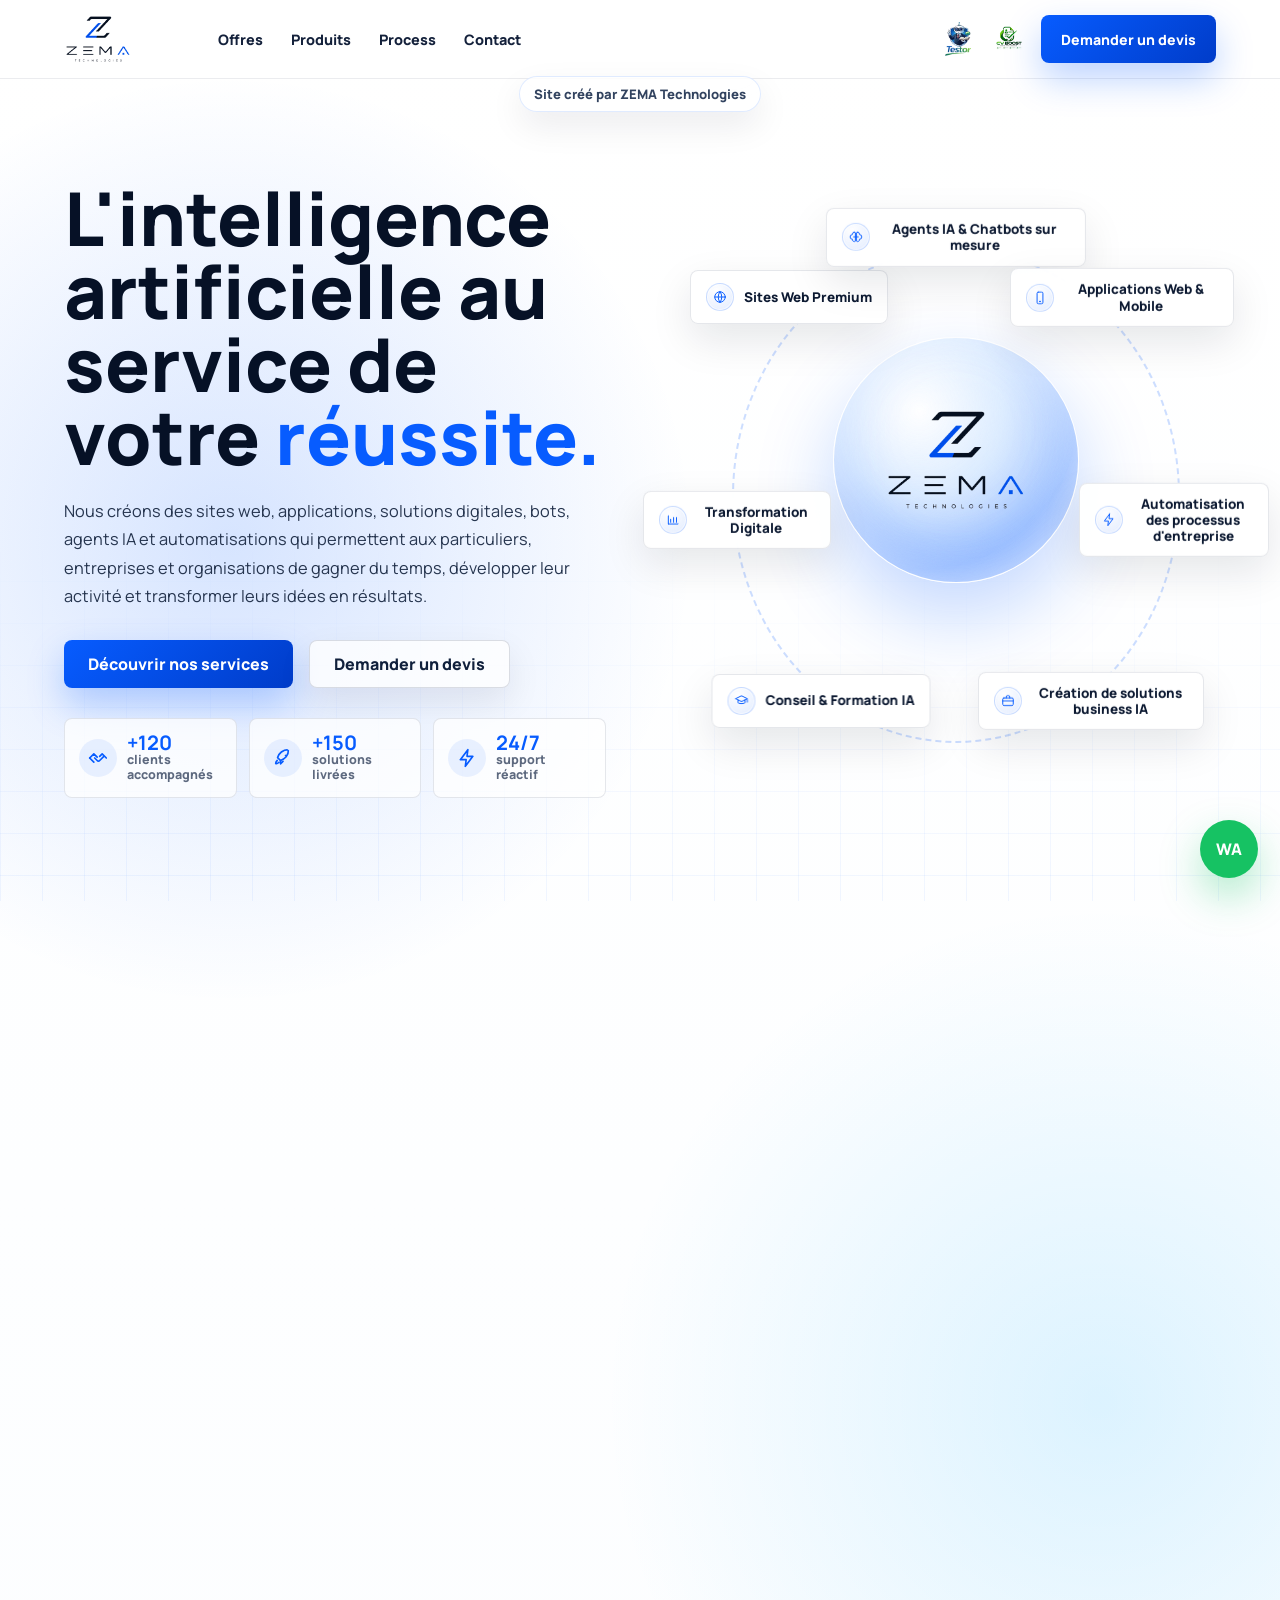
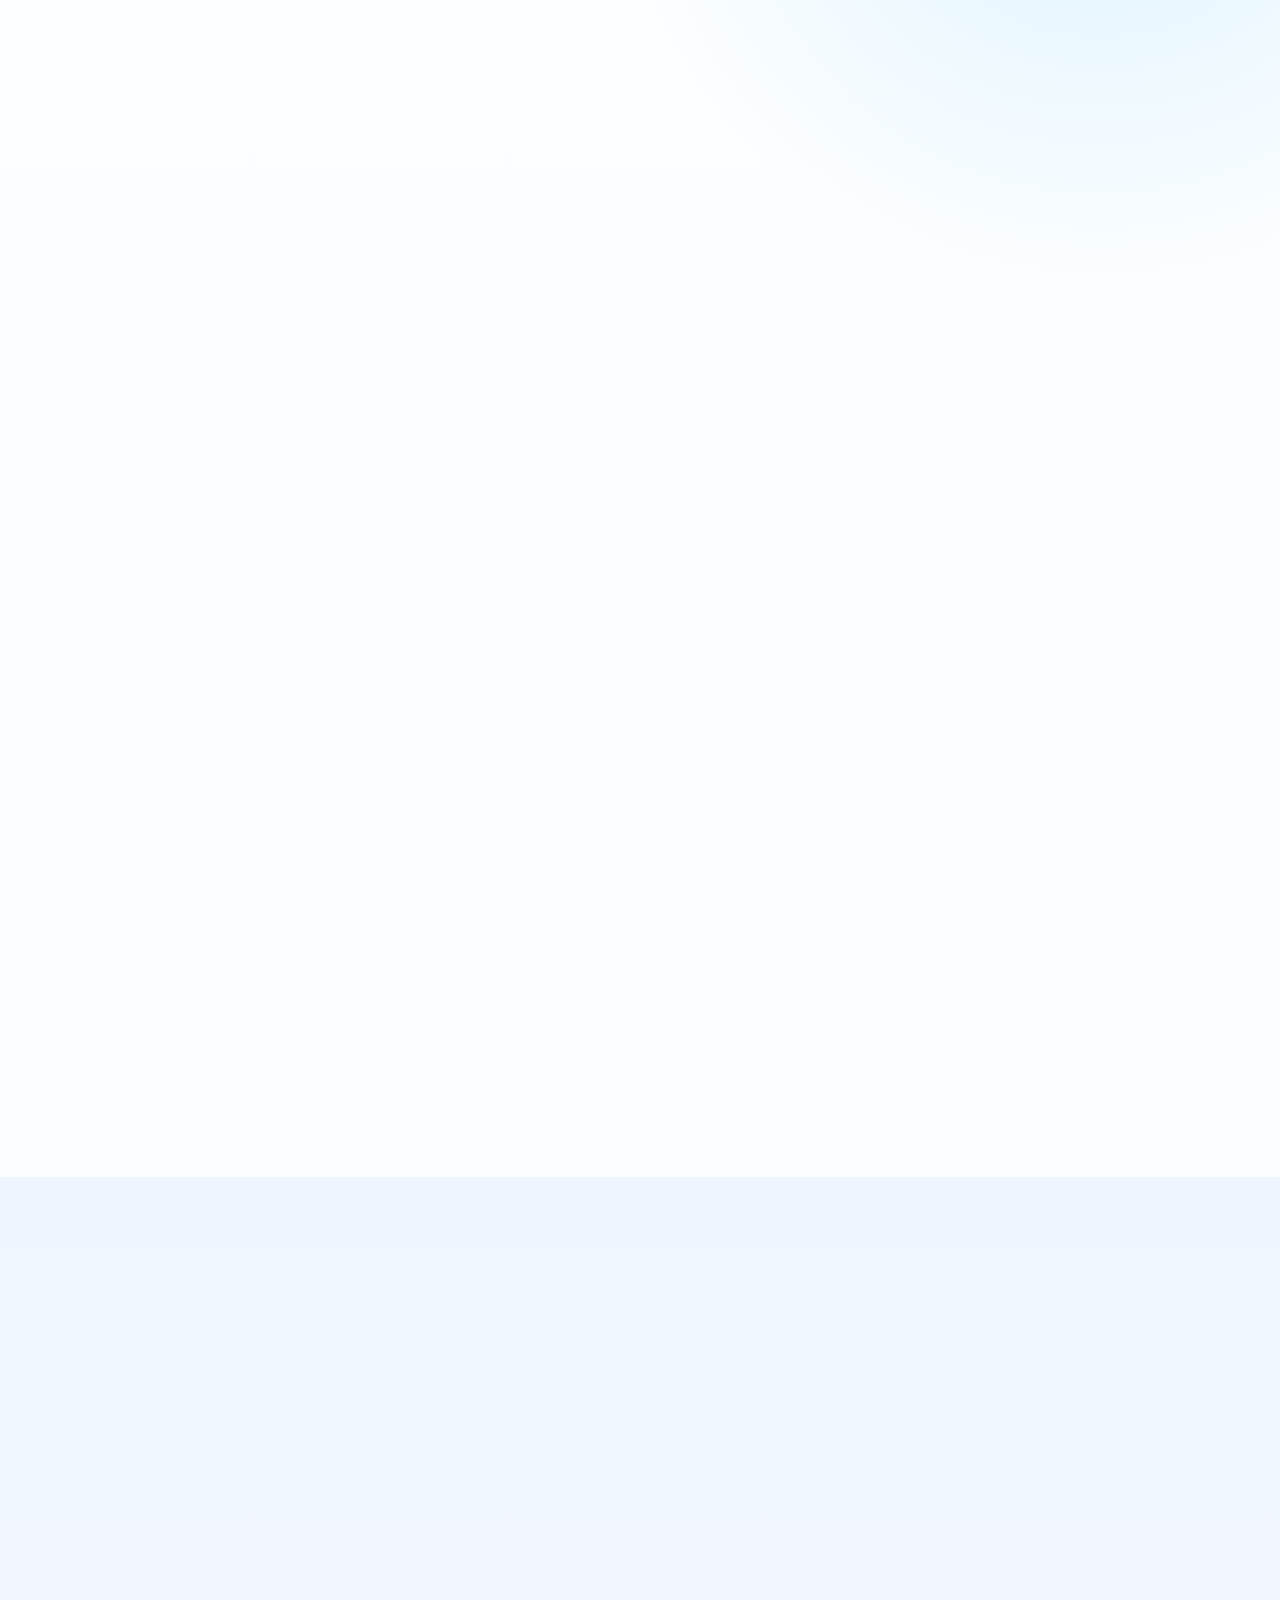
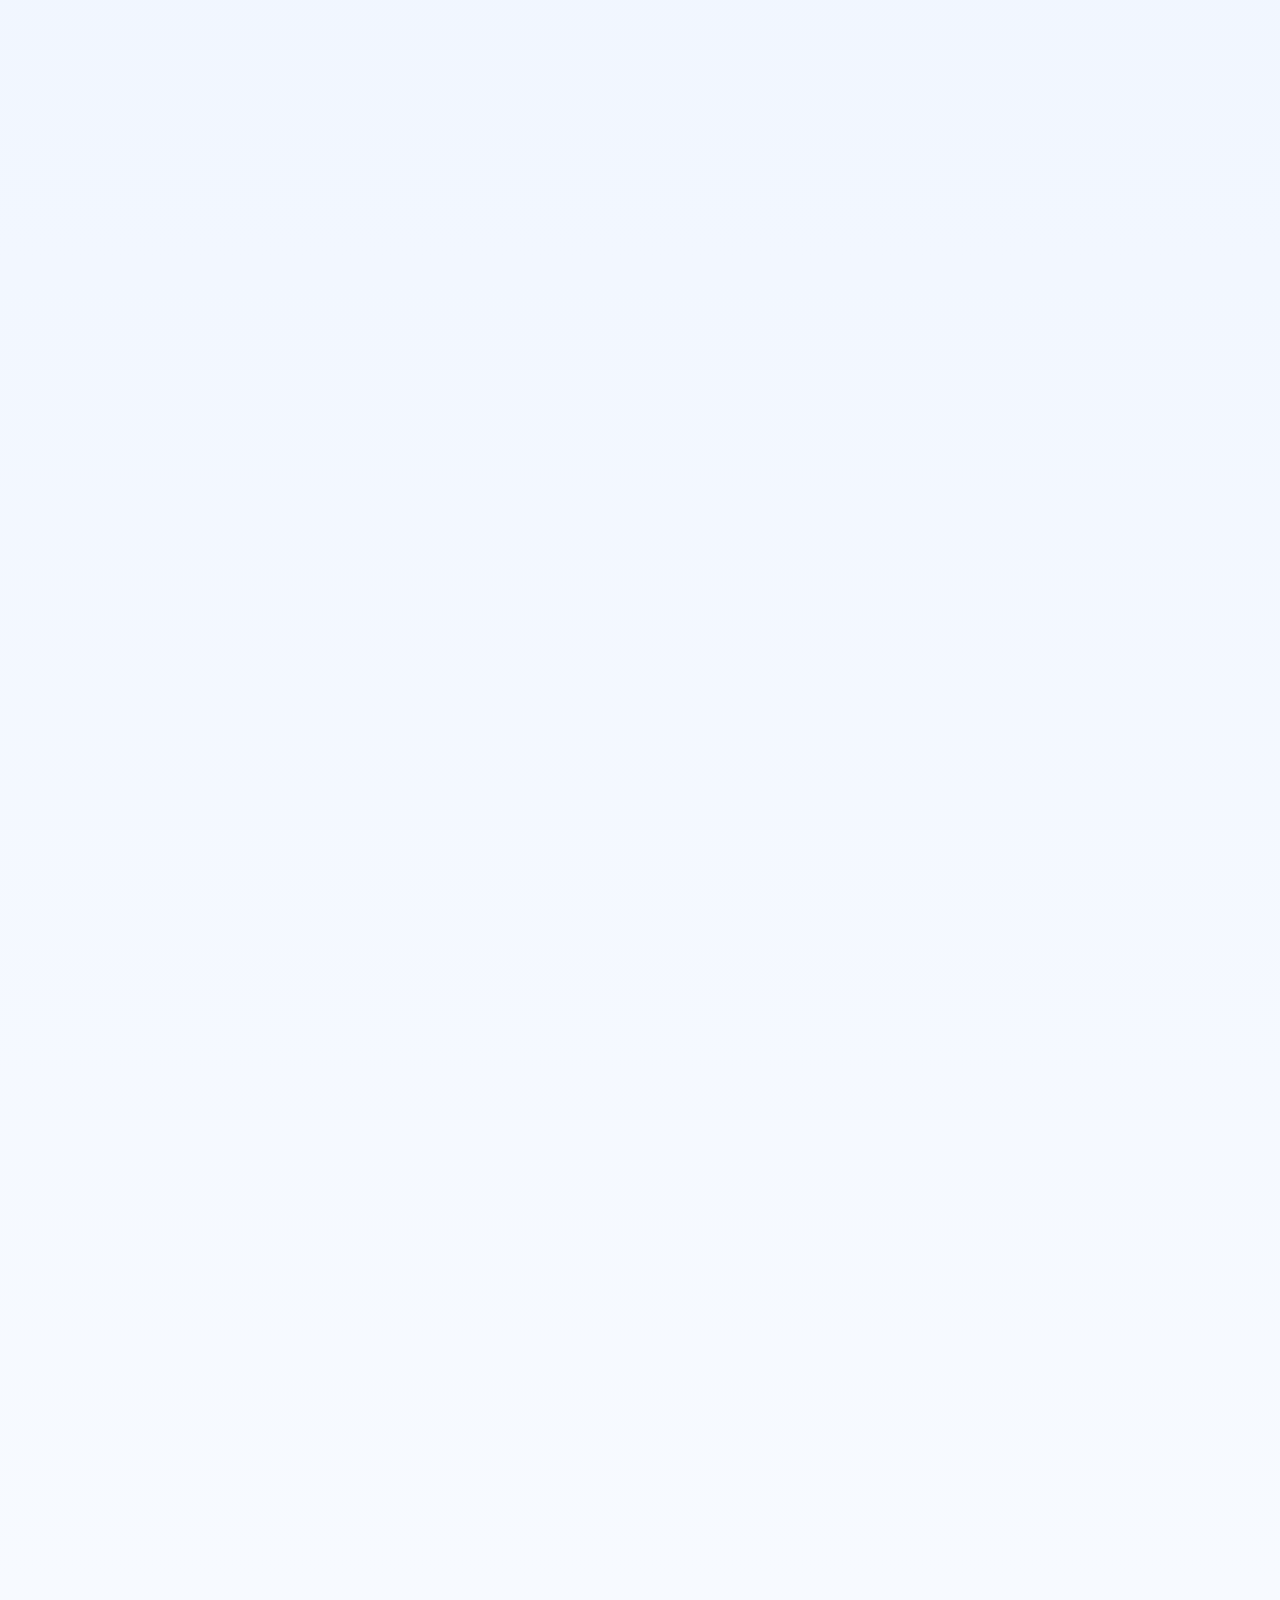
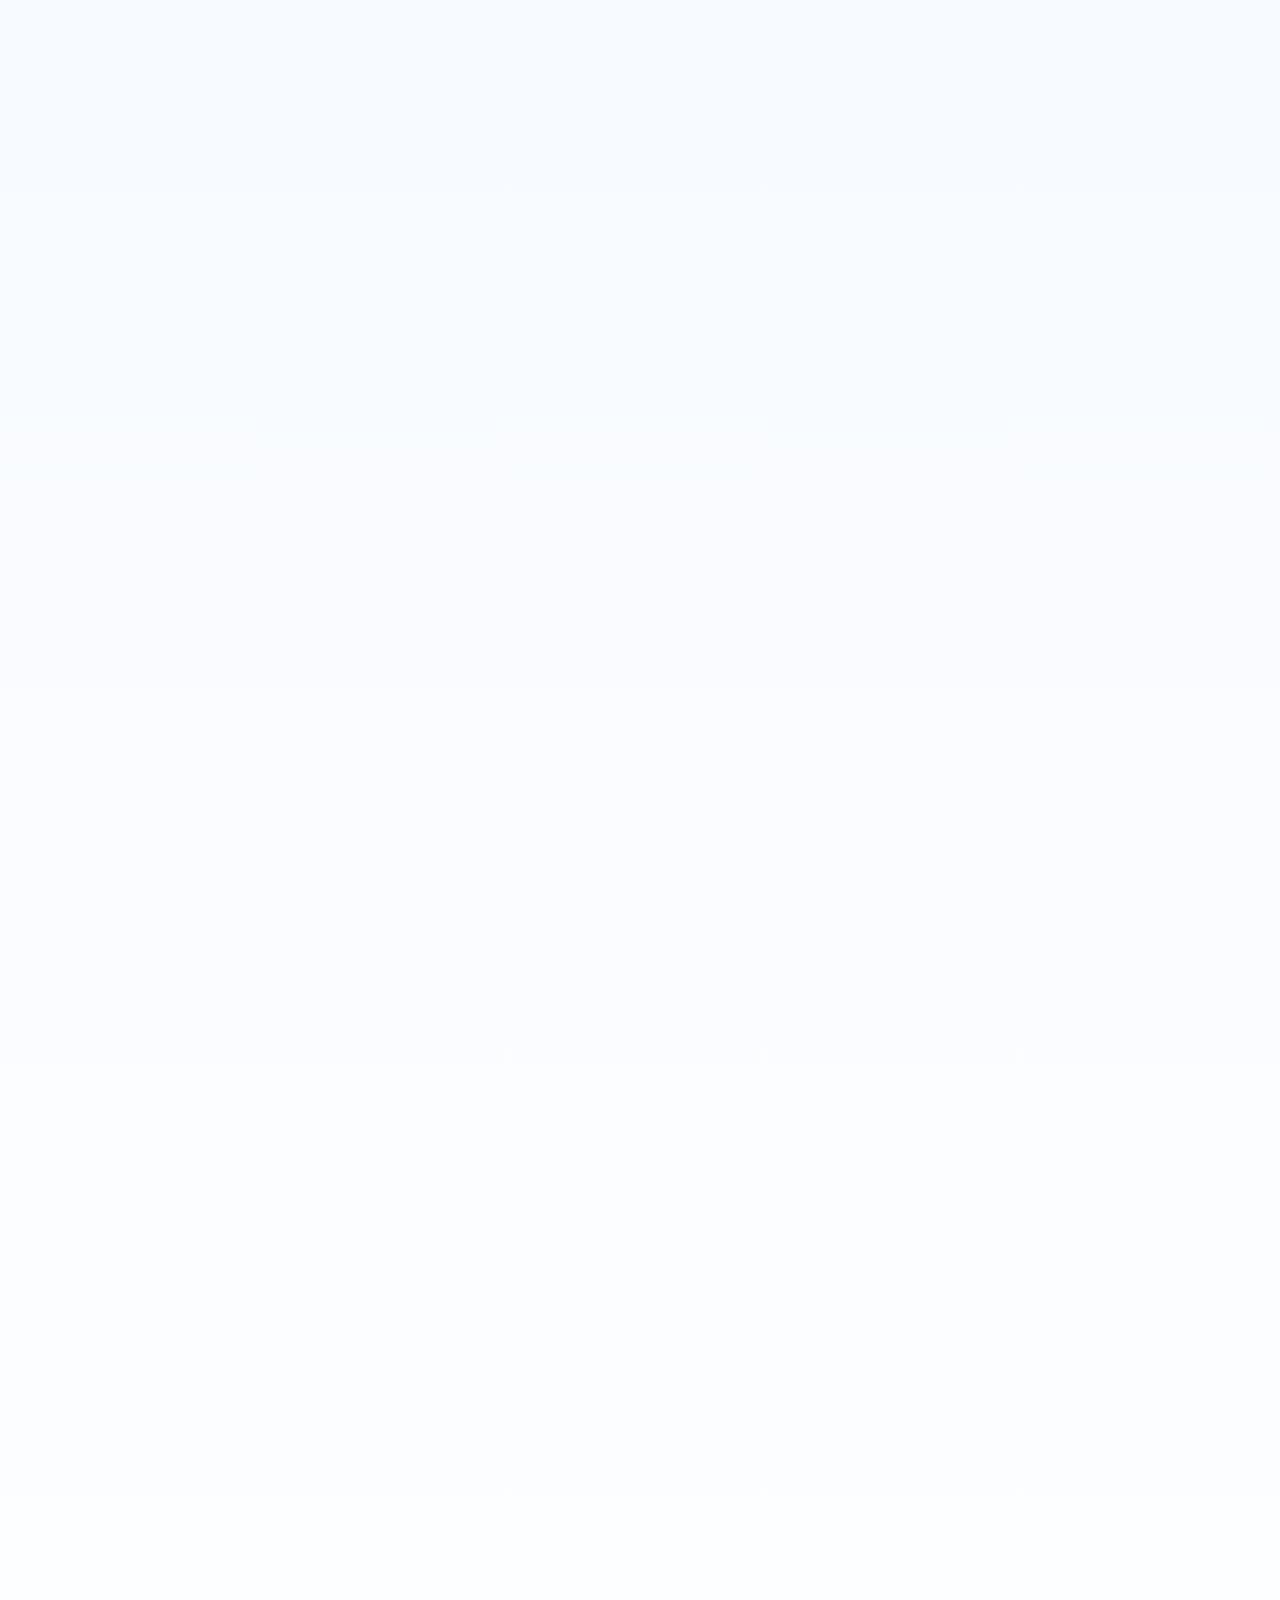
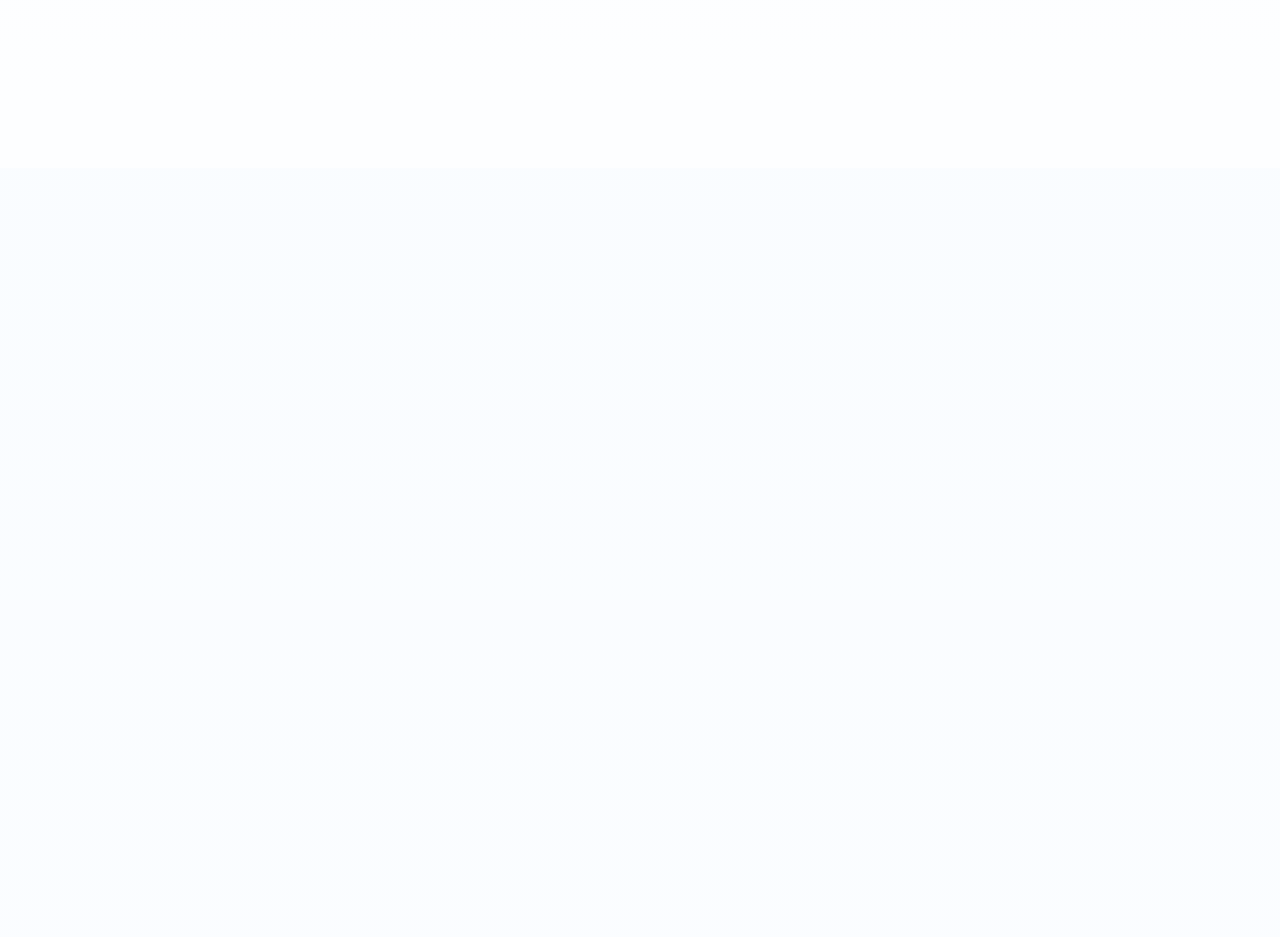
<file: index.html>
<!doctype html>
<html lang="fr">
  <head>
    <meta charset="utf-8" />
    <meta name="viewport" content="width=device-width, initial-scale=1" />
    <title>ZEMA TECHNOLOGIES | Solutions IA, sites web, applications et automatisation</title>
    <meta name="description" content="ZEMA TECHNOLOGIES cr&eacute;e des sites web, applications mobiles, bots, agents IA, automatisations et solutions digitales pour particuliers, entreprises et organisations." />
    <meta name="robots" content="index, follow" />
    <meta name="author" content="ZEMA TECHNOLOGIES" />
    <meta name="theme-color" content="#0b5cff" />
    <link rel="canonical" href="https://www.zematechnologies.com/" />
    <link rel="icon" href="/favicon.ico" sizes="any" />
    <link rel="icon" type="image/png" sizes="32x32" href="/assets/favicon-32.png" />
    <link rel="apple-touch-icon" sizes="180x180" href="/assets/favicon-180.png" />
    <link rel="manifest" href="/site.webmanifest" />
    <meta property="og:type" content="website" />
    <meta property="og:locale" content="fr_CI" />
    <meta property="og:site_name" content="ZEMA TECHNOLOGIES" />
    <meta property="og:title" content="ZEMA TECHNOLOGIES | IA et digital au service de votre r&eacute;ussite" />
    <meta property="og:description" content="Sites web premium, applications, agents IA, chatbots, automatisation et transformation digitale pour particuliers, entreprises et organisations." />
    <meta property="og:url" content="https://www.zematechnologies.com/" />
    <meta property="og:image" content="https://www.zematechnologies.com/assets/zema-logo-full-optimized.webp" />
    <meta name="twitter:card" content="summary_large_image" />
    <meta name="twitter:title" content="ZEMA TECHNOLOGIES | IA et digital au service de votre r&eacute;ussite" />
    <meta name="twitter:description" content="Sites web premium, applications, agents IA, chatbots, automatisation et transformation digitale pour particuliers, entreprises et organisations." />
    <meta name="twitter:image" content="https://www.zematechnologies.com/assets/zema-logo-full-optimized.webp" />
    <script type="application/ld+json">
      {
        "@context": "https://schema.org",
        "@type": "Organization",
        "name": "ZEMA TECHNOLOGIES",
        "url": "https://www.zematechnologies.com/",
        "logo": "https://www.zematechnologies.com/assets/zema-logo-full-optimized.webp",
        "email": "contact.zematechnologies@gmail.com",
        "telephone": "+2250715183568",
        "address": {
          "@type": "PostalAddress",
          "addressLocality": "Abidjan",
          "addressCountry": "CI"
        },
        "description": "ZEMA TECHNOLOGIES cree des sites web, applications, agents IA, chatbots, automatisations et solutions digitales pour les particuliers, entreprises et organisations."
      }
    </script>
    <link rel="stylesheet" href="styles.css" />
  </head>
  <body>
    <svg class="svg-sprite" aria-hidden="true">
      <symbol id="icon-rocket" viewBox="0 0 24 24"><path d="M5 15c-1.2 1-1.8 2.4-2 4.2 1.8-.2 3.2-.8 4.2-2"/><path d="M9 15 5.5 11.5c.7-2.6 2.3-5 4.5-6.7 2.2-1.8 5-2.8 8.5-2.8.1 3.5-.9 6.3-2.7 8.5A15 15 0 0 1 9 15Z"/><path d="m15 9 .1.1"/><path d="M9 15v4l3-3"/></symbol>
      <symbol id="icon-bolt" viewBox="0 0 24 24"><path d="m13 2-9 12h7l-1 8 9-12h-7l1-8Z"/></symbol>
      <symbol id="icon-lock" viewBox="0 0 24 24"><rect x="4" y="10" width="16" height="10" rx="2"/><path d="M8 10V7a4 4 0 0 1 8 0v3"/></symbol>
      <symbol id="icon-brain" viewBox="0 0 24 24"><path d="M9 4a3 3 0 0 0-3 3v1a4 4 0 0 0 0 8v1a3 3 0 0 0 5 2.2V4.8A3 3 0 0 0 9 4Z"/><path d="M15 4a3 3 0 0 1 3 3v1a4 4 0 0 1 0 8v1a3 3 0 0 1-5 2.2V4.8A3 3 0 0 1 15 4Z"/><path d="M8 12h3M13 12h3"/></symbol>
      <symbol id="icon-target" viewBox="0 0 24 24"><circle cx="12" cy="12" r="8"/><circle cx="12" cy="12" r="4"/><path d="M12 12 21 3"/></symbol>
      <symbol id="icon-handshake" viewBox="0 0 24 24"><path d="m8 12 3 3a2 2 0 0 0 3 0l5-5"/><path d="M2 12 7 7l4 4"/><path d="m22 12-5-5-3 3"/><path d="m7 17-5-5"/></symbol>
      <symbol id="icon-globe" viewBox="0 0 24 24"><circle cx="12" cy="12" r="9"/><path d="M3 12h18M12 3a14 14 0 0 1 0 18M12 3a14 14 0 0 0 0 18"/></symbol>
      <symbol id="icon-phone" viewBox="0 0 24 24"><rect x="7" y="2" width="10" height="20" rx="2"/><path d="M11 18h2"/></symbol>
      <symbol id="icon-bot" viewBox="0 0 24 24"><rect x="5" y="8" width="14" height="10" rx="3"/><path d="M12 8V4M9 13h.1M15 13h.1M8 18l-2 3M16 18l2 3"/></symbol>
      <symbol id="icon-chart" viewBox="0 0 24 24"><path d="M4 19V5"/><path d="M4 19h17"/><path d="M8 16v-5M13 16V8M18 16v-8"/></symbol>
      <symbol id="icon-book" viewBox="0 0 24 24"><path d="M4 5.5A3.5 3.5 0 0 1 7.5 2H20v17H7.5A3.5 3.5 0 0 0 4 22V5.5Z"/><path d="M4 19a3.5 3.5 0 0 1 3.5-3.5H20"/></symbol>
      <symbol id="icon-briefcase" viewBox="0 0 24 24"><rect x="3" y="7" width="18" height="13" rx="2"/><path d="M9 7V5a2 2 0 0 1 2-2h2a2 2 0 0 1 2 2v2M3 12h18"/></symbol>
      <symbol id="icon-users" viewBox="0 0 24 24"><path d="M16 21v-2a4 4 0 0 0-8 0v2"/><circle cx="12" cy="7" r="4"/><path d="M22 21v-2a4 4 0 0 0-3-3.8M2 21v-2a4 4 0 0 1 3-3.8"/></symbol>
      <symbol id="icon-graduation" viewBox="0 0 24 24"><path d="m2 8 10-5 10 5-10 5L2 8Z"/><path d="M6 10v5c2 2 10 2 12 0v-5"/><path d="M22 8v6"/></symbol>
      <symbol id="icon-file" viewBox="0 0 24 24"><path d="M14 2H6a2 2 0 0 0-2 2v16a2 2 0 0 0 2 2h12a2 2 0 0 0 2-2V8Z"/><path d="M14 2v6h6M8 13h8M8 17h6"/></symbol>
      <symbol id="icon-cog" viewBox="0 0 24 24"><circle cx="12" cy="12" r="3"/><path d="M19.4 15a1.7 1.7 0 0 0 .3 1.9l.1.1-2 3.4-.2-.1a1.7 1.7 0 0 0-2 .1 8 8 0 0 1-1.7.7 1.7 1.7 0 0 0-1.2 1.6V23H9.3v-.3a1.7 1.7 0 0 0-1.2-1.6 8 8 0 0 1-1.7-.7 1.7 1.7 0 0 0-2-.1l-.2.1-2-3.4.1-.1A1.7 1.7 0 0 0 2.6 15a8 8 0 0 1 0-2 1.7 1.7 0 0 0-.3-1.9l-.1-.1 2-3.4.2.1a1.7 1.7 0 0 0 2-.1 8 8 0 0 1 1.7-.7 1.7 1.7 0 0 0 1.2-1.6V5h3.4v.3a1.7 1.7 0 0 0 1.2 1.6 8 8 0 0 1 1.7.7 1.7 1.7 0 0 0 2 .1l.2-.1 2 3.4-.1.1a1.7 1.7 0 0 0-.3 1.9 8 8 0 0 1 0 2Z"/></symbol>
    </svg>

    <header class="site-header" aria-label="Navigation principale">
      <a class="brand" href="#accueil" aria-label="ZEMA TECHNOLOGIES">
        <img src="assets/zema-logo-transparent.png" alt="Logo ZEMA TECHNOLOGIES" />
      </a>
      <nav class="nav-links" aria-label="Sections du site">
        <a href="offres.html">Offres</a>
        <a href="produits.html">Produits</a>
        <a href="process.html">Process</a>
        <a href="contact.html">Contact</a>
      </nav>
      <p class="site-credit">Site créé par ZEMA Technologies</p>
      <div class="header-actions">
        <div class="header-products" aria-label="Produits ZEMA">
          <a href="produits.html#testor" title="Testor"><img src="assets/testor-logo-icon.webp" width="24" height="24" alt="Testor" /></a>
          <a href="produits.html#cvboost" title="CVBoost"><img src="assets/cvboost-logo-icon.webp" width="24" height="24" alt="CVBoost" /></a>
        </div>
        <a class="header-cta" href="contact.html?type=devis">Demander un devis</a>
      </div>
    </header>

    <main id="accueil">
      <section class="hero section-band">
        <div class="hero-grid">
          <div class="hero-copy">
            <h1>L'intelligence artificielle au service de votre <span>réussite.</span></h1>
            <p class="hero-text">
              Nous créons des sites web, applications, solutions digitales,
              bots, agents IA et automatisations qui permettent aux
              particuliers, entreprises et organisations de gagner du temps,
              développer leur activité et transformer leurs idées en résultats.
            </p>
            <div class="hero-actions">
              <a class="primary-btn" href="offres.html">Découvrir nos services</a>
              <a class="secondary-btn" href="contact.html?type=devis">Demander un devis</a>
            </div>
            <div class="trust-strip" aria-label="Indicateurs ZEMA">
              <span><svg><use href="#icon-handshake"></use></svg><strong>+120</strong><small>clients accompagnés</small></span>
              <span><svg><use href="#icon-rocket"></use></svg><strong>+150</strong><small>solutions livrées</small></span>
              <span><svg><use href="#icon-bolt"></use></svg><strong>24/7</strong><small>support réactif</small></span>
            </div>
          </div>

          <div class="orbital-stage" aria-label="Domaines d'expertise ZEMA">
            <div class="orbit-ring"></div>
            <div class="glass-sphere">
              <img src="assets/zema-logo-transparent.png" alt="" />
            </div>
            <div class="orbit-card card-web"><svg><use href="#icon-globe"></use></svg> Sites Web Premium</div>
            <div class="orbit-card card-ai"><svg><use href="#icon-brain"></use></svg> Agents IA & Chatbots sur mesure</div>
            <div class="orbit-card card-app"><svg><use href="#icon-phone"></use></svg> Applications Web & Mobile</div>
            <div class="orbit-card card-auto"><svg><use href="#icon-bolt"></use></svg> Automatisation des processus d'entreprise</div>
            <div class="orbit-card card-transform"><svg><use href="#icon-chart"></use></svg> Transformation Digitale</div>
            <div class="orbit-card card-training"><svg><use href="#icon-graduation"></use></svg> Conseil & Formation IA</div>
            <div class="orbit-card card-business"><svg><use href="#icon-briefcase"></use></svg> Création de solutions business IA</div>
          </div>
        </div>
      </section>

      <section class="why section-band">
        <div class="section-heading">
          <p class="eyebrow">Pourquoi choisir ZEMA ?</p>
          <h2>Des solutions <span>rapides</span>, fiables et orientées résultats.</h2>
        </div>
        <div class="feature-grid">
          <article><span><svg><use href="#icon-rocket"></use></svg></span><h3>Innovation</h3><p>Les meilleurs outils IA pour créer des solutions modernes et performantes.</p></article>
          <article><span><svg><use href="#icon-bolt"></use></svg></span><h3>Rapidité</h3><p>Des projets livrés avec une méthode claire, sans sacrifier la qualité.</p></article>
          <article><span><svg><use href="#icon-lock"></use></svg></span><h3>Fiabilité</h3><p>Vos données, vos outils et votre image restent au centre du projet.</p></article>
          <article><span><svg><use href="#icon-brain"></use></svg></span><h3>IA</h3><p>L'intelligence artificielle est intégrée là où elle crée un vrai avantage.</p></article>
          <article><span><svg><use href="#icon-target"></use></svg></span><h3>Résultats</h3><p>Nous nous concentrons sur des solutions concrètes et mesurables.</p></article>
          <article><span><svg><use href="#icon-handshake"></use></svg></span><h3>Accompagnement</h3><p>Un suivi humain avant, pendant et après la livraison de votre projet.</p></article>
        </div>
      </section>

      <section id="offres" class="offers section-band">
        <div class="section-heading">
          <p class="eyebrow">Nos offres</p>
          <h2>Des solutions intelligentes pour <span>chaque besoin.</span></h2>
        </div>

        <div class="offers-board">
          <article class="offer-card offer-individual">
            <div class="offer-pill">Pôle 1</div>
            <div class="offer-title">
              <span><svg><use href="#icon-users"></use></svg></span>
              <div><h3>ZEMA</h3><h4>Individuel</h4></div>
            </div>
            <p>Pour les étudiants, lycéens, parents, enseignants, chercheurs d'emploi et toute personne en quête de progression personnelle.</p>
            <ul>
              <li><span><svg><use href="#icon-bot"></use></svg></span><div><strong>Testor</strong><small>Assistant éducatif intelligent sur WhatsApp.</small></div></li>
              <li><span><svg><use href="#icon-file"></use></svg></span><div><strong>CV Boost</strong><small>Plateforme d'optimisation de CV pour passer les filtres ATS.</small></div></li>
              <li><span><svg><use href="#icon-book"></use></svg></span><div><strong>Ebooks</strong><small>Guides complets sur l'emploi, l'IA et la productivité.</small></div></li>
              <li><span><svg><use href="#icon-graduation"></use></svg></span><div><strong>Formation IA</strong><small>Apprendre à utiliser l'intelligence artificielle au quotidien.</small></div></li>
            </ul>
            <blockquote>On équipe avec les bons outils numériques et les bonnes connaissances.</blockquote>
          </article>

          <article class="offer-card offer-business">
            <div class="offer-pill">Pôle 2</div>
            <div class="offer-title">
              <span><svg><use href="#icon-briefcase"></use></svg></span>
              <div><h3>ZEMA</h3><h4>Business</h4></div>
            </div>
            <p>Pour les PME, entrepreneurs solo, boutiques, professions libérales et créateurs de contenu.</p>
            <ul>
              <li><span><svg><use href="#icon-globe"></use></svg></span><div><strong>Site vitrine IA</strong><small>Site professionnel moderne alimenté et optimisé par l'IA.</small></div></li>
              <li><span><svg><use href="#icon-chart"></use></svg></span><div><strong>Site e-commerce</strong><small>Boutique complète avec gestion des produits et paiements.</small></div></li>
              <li><span><svg><use href="#icon-phone"></use></svg></span><div><strong>Application mobile</strong><small>Création d'application iOS, Android ou PWA.</small></div></li>
              <li><span><svg><use href="#icon-bot"></use></svg></span><div><strong>Bot & agent IA</strong><small>Assistant intelligent pour répondre, qualifier et vendre.</small></div></li>
              <li><span><svg><use href="#icon-cog"></use></svg></span><div><strong>Automatisation</strong><small>Relances, rapports, leads, suivi et tâches répétitives.</small></div></li>
              <li><span><svg><use href="#icon-users"></use></svg></span><div><strong>Community management</strong><small>Création de contenu et stratégie de communication digitale.</small></div></li>
            </ul>
            <blockquote>On digitalise votre entreprise, on automatise ce qui vous fait perdre du temps.</blockquote>
          </article>

          <article class="offer-card offer-corporate">
            <div class="offer-pill">Pôle 3</div>
            <div class="offer-title">
              <span><svg><use href="#icon-chart"></use></svg></span>
              <div><h3>ZEMA</h3><h4>Corporate</h4></div>
            </div>
            <p>Pour les grandes sociétés, ONG, organismes internationaux et institutions.</p>
            <ul>
              <li><span><svg><use href="#icon-bot"></use></svg></span><div><strong>Agent IA sur mesure</strong><small>Conception et déploiement d'un agent IA complet.</small></div></li>
              <li><span><svg><use href="#icon-target"></use></svg></span><div><strong>Audit & conseil</strong><small>Analyse stratégique et feuille de route IA.</small></div></li>
              <li><span><svg><use href="#icon-users"></use></svg></span><div><strong>Formation équipe</strong><small>Installation d'outils IA et formation des équipes.</small></div></li>
              <li><span><svg><use href="#icon-lock"></use></svg></span><div><strong>Produit white-label</strong><small>Version personnalisée aux couleurs de votre organisation.</small></div></li>
              <li><span><svg><use href="#icon-brain"></use></svg></span><div><strong>Prompt engineering</strong><small>Prompts et workflows IA pour maximiser la performance.</small></div></li>
            </ul>
            <blockquote>On intègre l'intelligence artificielle au coeur de vos processus.</blockquote>
          </article>
        </div>
      </section>

      <section id="produits" class="products section-band">
        <div class="section-heading">
          <p class="eyebrow">Nos créations certifiées ZEMA Technologies</p>
          <h2>Deux solutions à fort impact qui aident actuellement <span>des centaines d'utilisateurs tous les jours.</span></h2>
        </div>
        <div class="product-grid">
          <article class="product-card testor">
            <img decoding="async" loading="lazy" src="assets/testor-logo-optimized.webp" alt="Logo Testor" />
            <div>
              <h3>Testor</h3>
              <p>Apprendre, progresser et réviser avec un assistant éducatif intelligent sur WhatsApp.</p>
              <ul>
                <li>Réponses instantanées</li>
                <li>Explications claires</li>
                <li>Disponible 24/7</li>
              </ul>
              <a href="produits.html#testor">En savoir plus sur Testor</a>
            </div>
          </article>
          <article class="product-card cvboost">
            <img decoding="async" loading="lazy" src="assets/cvboost-logo-optimized.webp" alt="Logo CVBoost" />
            <div>
              <h3>CVBoost</h3>
              <p>Optimiser votre CV pour les ATS, améliorer la clarté et augmenter vos chances d'entretien.</p>
              <ul>
                <li>Analyse ATS</li>
                <li>Suggestions personnalisées</li>
                <li>CV professionnel</li>
              </ul>
              <a href="produits.html#cvboost">En savoir plus sur CVBoost</a>
            </div>
          </article>
        </div>
      </section>

      <section id="process" class="process section-band">
        <div class="section-heading">
          <p class="eyebrow">Notre méthode</p>
          <h2>Votre projet avance en <span>5 étapes</span> simples.</h2>
        </div>
        <div class="timeline">
          <article><span><svg><use href="#icon-file"></use></svg></span><h3>Analyse</h3><p>Nous clarifions vos besoins, votre audience et vos objectifs.</p></article>
          <article><span><svg><use href="#icon-target"></use></svg></span><h3>Conception</h3><p>Nous préparons la structure, le parcours et les fonctionnalités.</p></article>
          <article><span><svg><use href="#icon-cog"></use></svg></span><h3>Développement</h3><p>Nous construisons une solution propre, responsive et évolutive.</p></article>
          <article><span><svg><use href="#icon-rocket"></use></svg></span><h3>Livraison</h3><p>Nous testons, corrigeons et mettons votre solution en ligne.</p></article>
          <article><span><svg><use href="#icon-handshake"></use></svg></span><h3>Accompagnement</h3><p>Nous restons disponibles pour améliorer, former et optimiser.</p></article>
        </div>
      </section>

      <section class="clients section-band" aria-label="Ils nous ont fait confiance">
        <div class="section-heading">
          <p class="eyebrow">Ils nous ont fait confiance</p>
          <h2>Des marques et projets accompagnés par <span>ZEMA Technologies.</span></h2>
          <p>
            Restaurants, consulting, vente, services et projets digitaux : nous
            accompagnons des activités qui veulent aller plus vite, mieux communiquer
            et transformer leurs idées en solutions concrètes.
          </p>
        </div>
        <div class="client-carousel" aria-label="Logos de clients et partenaires">
          <div class="client-track">
            <div class="client-logo"><img decoding="async" loading="lazy" src="assets/client-etb-optimized.webp" alt="ETB Consulting International" /></div>
            <div class="client-logo"><img decoding="async" loading="lazy" src="assets/client-otakkos-optimized.webp" alt="O'TAKKOS" /></div>
            <div class="client-logo"><img decoding="async" loading="lazy" src="assets/client-as-mercedes-optimized.webp" alt="AS Mercedes" /></div>
            <div class="client-logo"><img decoding="async" loading="lazy" src="assets/client-etb-optimized.webp" alt="" /></div>
            <div class="client-logo"><img decoding="async" loading="lazy" src="assets/client-otakkos-optimized.webp" alt="" /></div>
            <div class="client-logo"><img decoding="async" loading="lazy" src="assets/client-as-mercedes-optimized.webp" alt="" /></div>
          </div>
        </div>
      </section>

      <section class="founder section-band">
        <div class="founder-copy">
          <img decoding="async" loading="lazy" class="founder-logo" src="assets/zema-logo-full-optimized.webp" alt="Logo ZEMA Technologies" />
          <p class="eyebrow">Message ZEMA</p>
          <h2>Bonjour et merci de faire confiance à <span>ZEMA Technologies.</span></h2>
          <p>
            Chaque projet commence souvent par une idée simple : gagner du temps,
            mieux présenter son activité, automatiser une tâche, vendre plus facilement
            ou créer une solution qui donne enfin forme à une ambition. Chez ZEMA
            Technologies, nous transformons cette idée en expérience digitale claire,
            moderne et utile.
          </p>
          <p>
            Notre rôle est d'écouter, de comprendre votre réalité, puis de construire
            avec vous des sites, applications, agents IA, automatisations et produits
            numériques capables de produire un impact concret au quotidien.
          </p>
        </div>
        <div class="mission-grid">
          <article><span><svg><use href="#icon-rocket"></use></svg></span><h3>Notre mission</h3><p>Apporter des solutions digitales et IA qui créent de la valeur réelle.</p></article>
          <article><span><svg><use href="#icon-target"></use></svg></span><h3>Notre vision</h3><p>Devenir une référence en solutions IA et digitales en Afrique et dans le monde.</p></article>
          <article><span><svg><use href="#icon-handshake"></use></svg></span><h3>Nos valeurs</h3><p>Innovation, fiabilité, accompagnement et excellence.</p></article>
        </div>
      </section>

      <section id="contact" class="contact section-band">
        <div>
          <p class="eyebrow">Démarrer maintenant</p>
          <h2>Transformez votre idée en <span>projet concret.</span></h2>
          <p>
            Décrivez votre besoin et recevez une première orientation claire :
            technologie recommandée, estimation budgétaire et prochaines étapes.
          </p>
        </div>
        <form class="contact-form mail-form" data-subject="Analyse de projet IA - ZEMA Technologies">
          <label>
            Nom
            <input type="text" name="name" placeholder="Votre nom" required />
          </label>
          <label>
            Email
            <input type="email" name="email" placeholder="votre@email.com" required />
          </label>
          <label>
            Numéro
            <input type="tel" name="phone" placeholder="+225 ..." required />
          </label>
          <label>
            Type de demande
            <select name="request_type" required>
              <option value="Analyse de projet IA">Analyse de projet IA</option>
              <option value="Demande de devis">Demande de devis</option>
              <option value="Avis client">Avis client</option>
              <option value="Autre demande">Autre demande</option>
            </select>
          </label>
          <label>
            Message
            <textarea name="message" rows="4" placeholder="Ex : je veux automatiser mes relances clients..." required></textarea>
          </label>
          <button type="submit">Envoyer à ZEMA Technologies</button>
        </form>
      </section>
    </main>

    <footer class="footer">
      <div>
        <img src="assets/zema-logo-transparent.png" alt="Logo ZEMA TECHNOLOGIES" />
        <p>L'intelligence artificielle et le digital au service de votre réussite.</p>
      </div>
      <div>
        <h2>Contact</h2>
        <p>+225 07 15 18 35 68</p>
        <p>Contact.zematechnologies@gmail.com</p>
        <p>Cocody, Abidjan - Côte d'Ivoire</p>
        <p><a href="politique-confidentialite.html">Politique de confidentialit&eacute;</a></p>
      </div>
    </footer>

    <a class="whatsapp" href="https://wa.me/2250715183568" target="_blank" rel="noopener" onclick="window.open(this.href, '_blank', 'noopener'); return false;" aria-label="Contact WhatsApp ZEMA">WA</a>
    <script src="script.js?v=3"></script>
  </body>
</html>
</file>
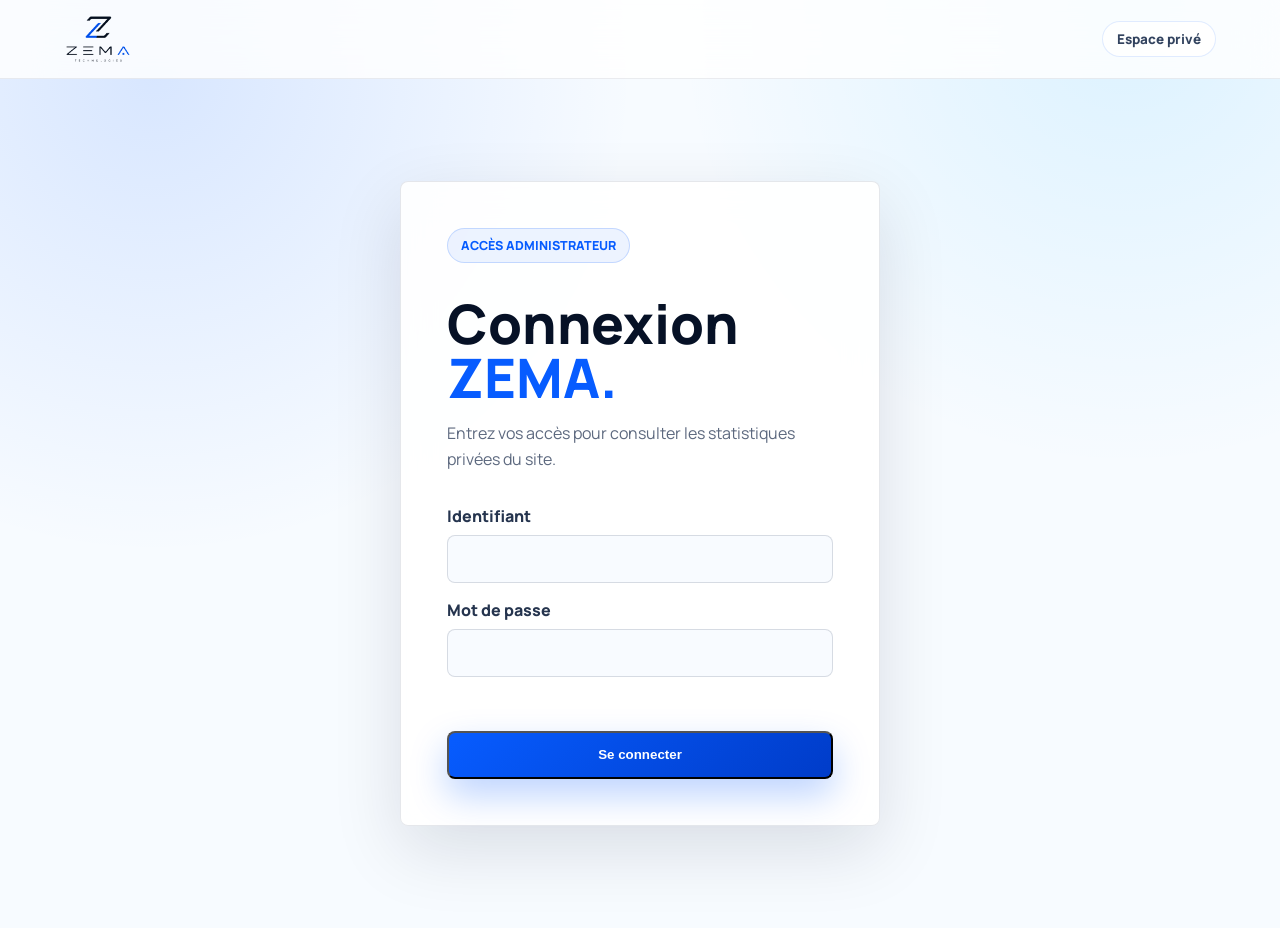
<file: admin.html>
<!doctype html>
<html lang="fr">
  <head>
    <meta charset="utf-8" />
    <meta name="viewport" content="width=device-width, initial-scale=1" />
    <title>Admin - ZEMA TECHNOLOGIES</title>
    <meta name="robots" content="noindex, nofollow" />
    <meta name="theme-color" content="#0b5cff" />
    <link rel="icon" href="/favicon.ico" sizes="any" />
    <link rel="icon" type="image/png" sizes="32x32" href="/assets/favicon-32.png" />
    <link rel="stylesheet" href="styles.css" />
  </head>
  <body class="admin-body">
    <header class="site-header admin-header" aria-label="Navigation admin">
      <a class="brand" href="admin.html" aria-label="Administration ZEMA TECHNOLOGIES">
        <img src="assets/zema-logo-transparent.png" alt="Logo ZEMA TECHNOLOGIES" />
      </a>
      <p class="admin-private-label">Espace privé</p>
    </header>

    <main class="admin-login section-band" data-admin-login>
      <form class="admin-login-card" data-admin-login-form>
        <p class="eyebrow">Accès administrateur</p>
        <h1>Connexion <span>ZEMA.</span></h1>
        <p>Entrez vos accès pour consulter les statistiques privées du site.</p>
        <label>
          Identifiant
          <input name="username" type="text" autocomplete="username" required />
        </label>
        <label>
          Mot de passe
          <input name="password" type="password" autocomplete="current-password" required />
        </label>
        <p class="admin-login-error" data-admin-login-error></p>
        <button class="primary-btn" type="submit">Se connecter</button>
      </form>
    </main>

    <main class="admin-dashboard section-band is-hidden" data-admin-dashboard>
      <section class="admin-hero">
        <p class="eyebrow">Tableau de bord</p>
        <h1>Suivi des visites et des <span>habitudes visiteurs.</span></h1>
        <p>
          Cette page affiche les statistiques collectées localement sur ce navigateur :
          visites, pages consultées, clics, formulaires et appareils utilisés.
        </p>
      </section>

      <section class="admin-metrics" aria-label="Indicateurs principaux">
        <article><span>Total visites</span><strong data-stat="totalVisits">0</strong></article>
        <article><span>Pages vues</span><strong data-stat="pageViews">0</strong></article>
        <article><span>Messages reçus</span><strong data-stat="messages">0</strong></article>
        <article><span>Clics suivis</span><strong data-stat="clicks">0</strong></article>
        <article><span>Temps moyen</span><strong data-stat="avgTime">0s</strong></article>
      </section>

      <section class="admin-grid">
        <article class="admin-panel admin-messages-panel">
          <h2>Messages reçus</h2>
          <div class="admin-messages" data-admin-messages></div>
        </article>
        <article class="admin-panel">
          <h2>Pages les plus consultées</h2>
          <div class="admin-list" data-admin-list="pages"></div>
        </article>
        <article class="admin-panel">
          <h2>Actions des visiteurs</h2>
          <div class="admin-list" data-admin-list="clicks"></div>
        </article>
        <article class="admin-panel">
          <h2>Appareils utilisés</h2>
          <div class="admin-list" data-admin-list="devices"></div>
        </article>
        <article class="admin-panel">
          <h2>Activité récente</h2>
          <div class="admin-list" data-admin-list="recent"></div>
        </article>
      </section>

      <section class="admin-panel admin-wide">
        <h2>Résumé comportemental</h2>
        <div class="admin-insights" data-admin-insights></div>
      </section>

      <div class="admin-actions">
        <button class="secondary-btn" type="button" data-admin-refresh>Actualiser</button>
        <button class="primary-btn" type="button" data-admin-reset>Réinitialiser les données</button>
        <button class="secondary-btn" type="button" data-admin-logout>Se déconnecter</button>
      </div>
    </main>

    <script src="script.js?v=3"></script>
  </body>
</html>
</file>
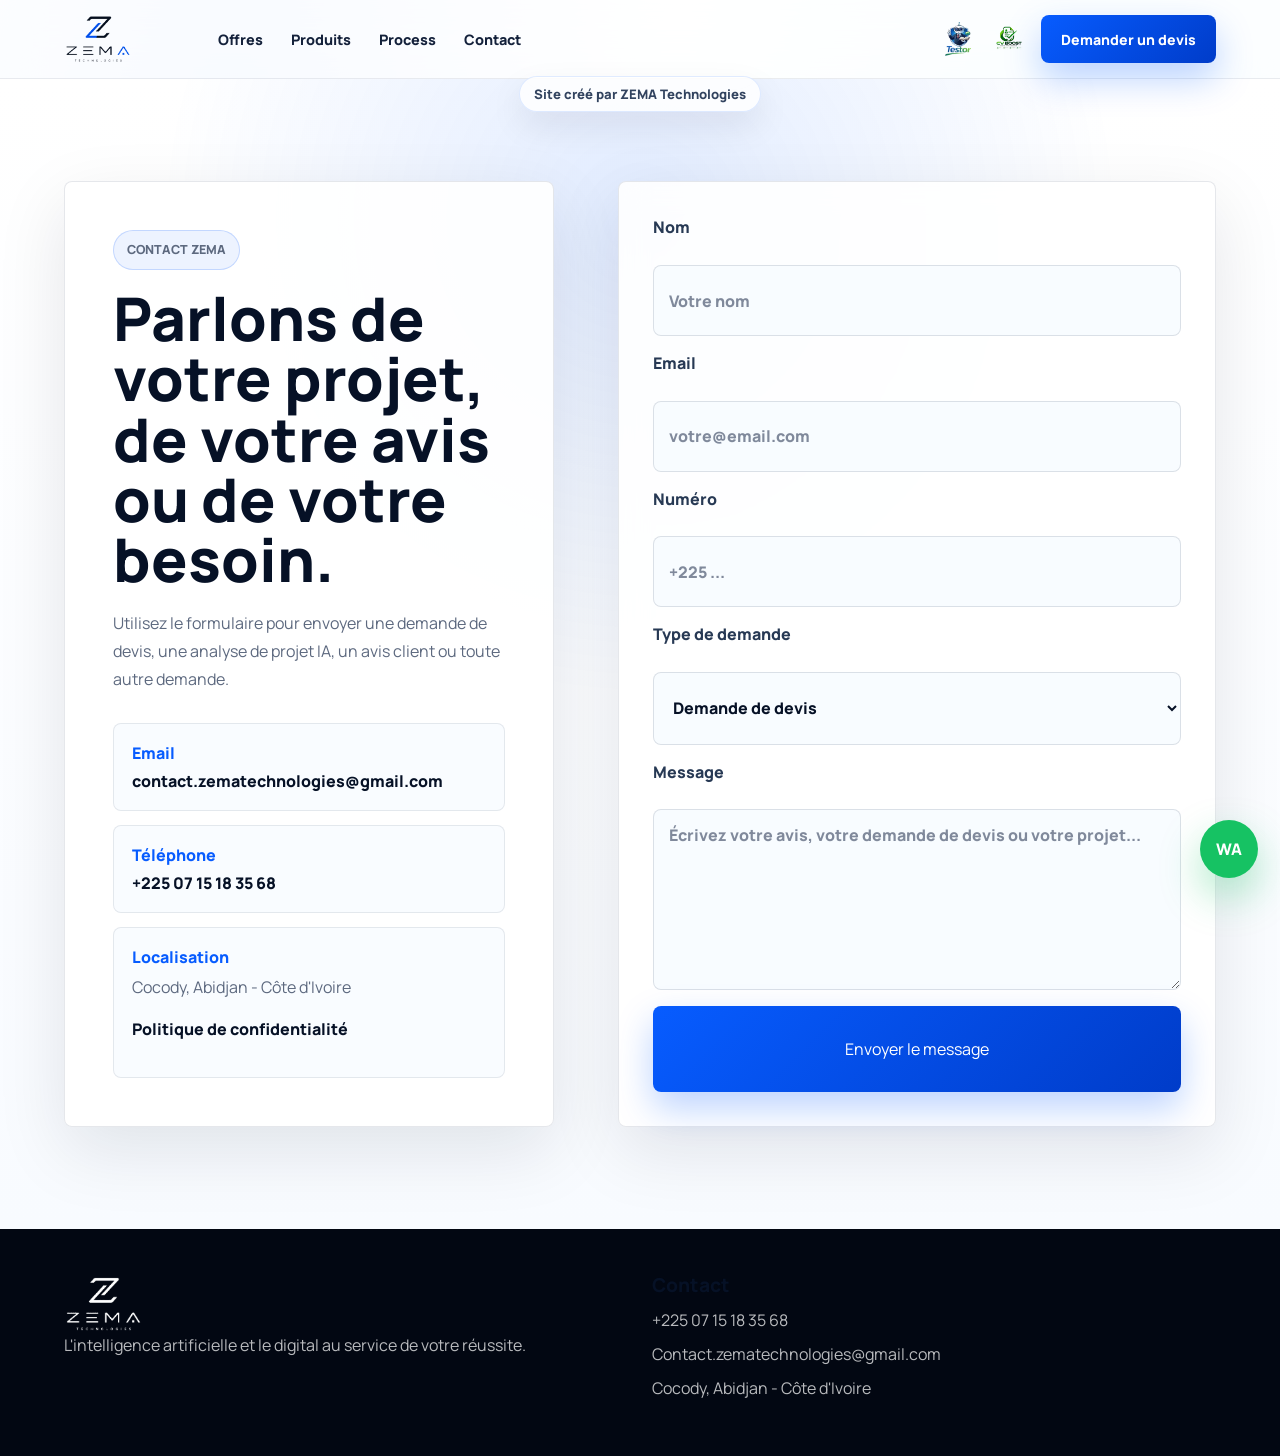
<file: contact.html>
<!doctype html>
<html lang="fr">
  <head>
    <meta charset="utf-8" />
    <meta name="viewport" content="width=device-width, initial-scale=1" />
    <title>Contact et devis | ZEMA TECHNOLOGIES</title>
    <meta name="description" content="Contactez ZEMA TECHNOLOGIES pour une demande de devis, un avis, une analyse de projet IA ou un accompagnement digital." />
    <meta name="robots" content="index, follow" />
    <meta name="author" content="ZEMA TECHNOLOGIES" />
    <meta name="theme-color" content="#0b5cff" />
    <link rel="canonical" href="https://www.zematechnologies.com/contact" />
    <link rel="icon" href="/favicon.ico" sizes="any" />
    <link rel="icon" type="image/png" sizes="32x32" href="/assets/favicon-32.png" />
    <link rel="apple-touch-icon" sizes="180x180" href="/assets/favicon-180.png" />
    <link rel="manifest" href="/site.webmanifest" />
    <meta property="og:type" content="website" />
    <meta property="og:locale" content="fr_CI" />
    <meta property="og:site_name" content="ZEMA TECHNOLOGIES" />
    <meta property="og:title" content="Contact et devis | ZEMA TECHNOLOGIES" />
    <meta property="og:description" content="Envoyez votre demande de devis, votre avis ou votre projet IA &agrave; ZEMA TECHNOLOGIES." />
    <meta property="og:url" content="https://www.zematechnologies.com/contact" />
    <meta property="og:image" content="https://www.zematechnologies.com/assets/zema-logo-full-optimized.webp" />
    <meta name="twitter:card" content="summary_large_image" />
    <meta name="twitter:title" content="Contact et devis | ZEMA TECHNOLOGIES" />
    <meta name="twitter:description" content="Envoyez votre demande de devis, votre avis ou votre projet IA &agrave; ZEMA TECHNOLOGIES." />
    <meta name="twitter:image" content="https://www.zematechnologies.com/assets/zema-logo-full-optimized.webp" />
    <link rel="stylesheet" href="styles.css" />
  </head>
  <body>
    <header class="site-header" aria-label="Navigation principale">
      <a class="brand" href="index.html" aria-label="ZEMA TECHNOLOGIES">
        <img src="assets/zema-logo-transparent.png" alt="Logo ZEMA TECHNOLOGIES" />
      </a>
      <nav class="nav-links" aria-label="Sections du site">
        <a href="offres.html">Offres</a>
        <a href="produits.html">Produits</a>
        <a href="process.html">Process</a>
        <a href="contact.html" aria-current="page">Contact</a>
      </nav>
      <p class="site-credit">Site créé par ZEMA Technologies</p>
      <div class="header-actions">
        <div class="header-products" aria-label="Produits ZEMA">
          <a href="produits.html#testor" title="Testor"><img src="assets/testor-logo-icon.webp" width="24" height="24" alt="Testor" /></a>
          <a href="produits.html#cvboost" title="CVBoost"><img src="assets/cvboost-logo-icon.webp" width="24" height="24" alt="CVBoost" /></a>
        </div>
        <a class="header-cta" href="contact.html?type=devis">Demander un devis</a>
      </div>
    </header>

    <main>
      <section class="contact-page section-band">
        <div class="contact-panel">
          <div class="contact-info">
            <p class="eyebrow">Contact ZEMA</p>
            <h1>Parlons de votre projet, de votre avis ou de votre besoin.</h1>
            <p>
              Utilisez le formulaire pour envoyer une demande de devis, une
              analyse de projet IA, un avis client ou toute autre demande.
            </p>

            <div class="contact-methods">
              <article>
                <span>Email</span>
                <a href="mailto:contact.zematechnologies@gmail.com">contact.zematechnologies@gmail.com</a>
              </article>
              <article>
                <span>Téléphone</span>
                <a href="tel:+2250715183568">+225 07 15 18 35 68</a>
              </article>
              <article>
                <span>Localisation</span>
                <p>Cocody, Abidjan - Côte d'Ivoire</p>
        <p><a href="politique-confidentialite.html">Politique de confidentialit&eacute;</a></p>
              </article>
            </div>
          </div>

          <form class="contact-form contact-page-form mail-form" data-subject="Nouveau message depuis le site ZEMA">
            <label>
              Nom
              <input type="text" name="name" placeholder="Votre nom" required />
            </label>
            <label>
              Email
              <input type="email" name="email" placeholder="votre@email.com" required />
            </label>
            <label>
              Numéro
              <input type="tel" name="phone" placeholder="+225 ..." required />
            </label>
            <label>
              Type de demande
              <select name="request_type" required>
                <option value="Demande de devis">Demande de devis</option>
                <option value="Analyse de projet IA">Analyse de projet IA</option>
                <option value="Avis client">Avis client</option>
                <option value="Autre demande">Autre demande</option>
              </select>
            </label>
            <label>
              Message
              <textarea name="message" rows="6" placeholder="Écrivez votre avis, votre demande de devis ou votre projet..." required></textarea>
            </label>
            <button type="submit">Envoyer le message</button>
          </form>
        </div>
      </section>
    </main>

    <footer class="footer">
      <div>
        <img src="assets/zema-logo-transparent.png" alt="Logo ZEMA TECHNOLOGIES" />
        <p>L'intelligence artificielle et le digital au service de votre réussite.</p>
      </div>
      <div>
        <h2>Contact</h2>
        <p>+225 07 15 18 35 68</p>
        <p>Contact.zematechnologies@gmail.com</p>
        <p>Cocody, Abidjan - Côte d'Ivoire</p>
      </div>
    </footer>

    <a class="whatsapp" href="https://wa.me/2250715183568" target="_blank" rel="noopener" onclick="window.open(this.href, '_blank', 'noopener'); return false;" aria-label="Contact WhatsApp ZEMA">WA</a>
    <script src="script.js?v=3"></script>
  </body>
</html>
</file>
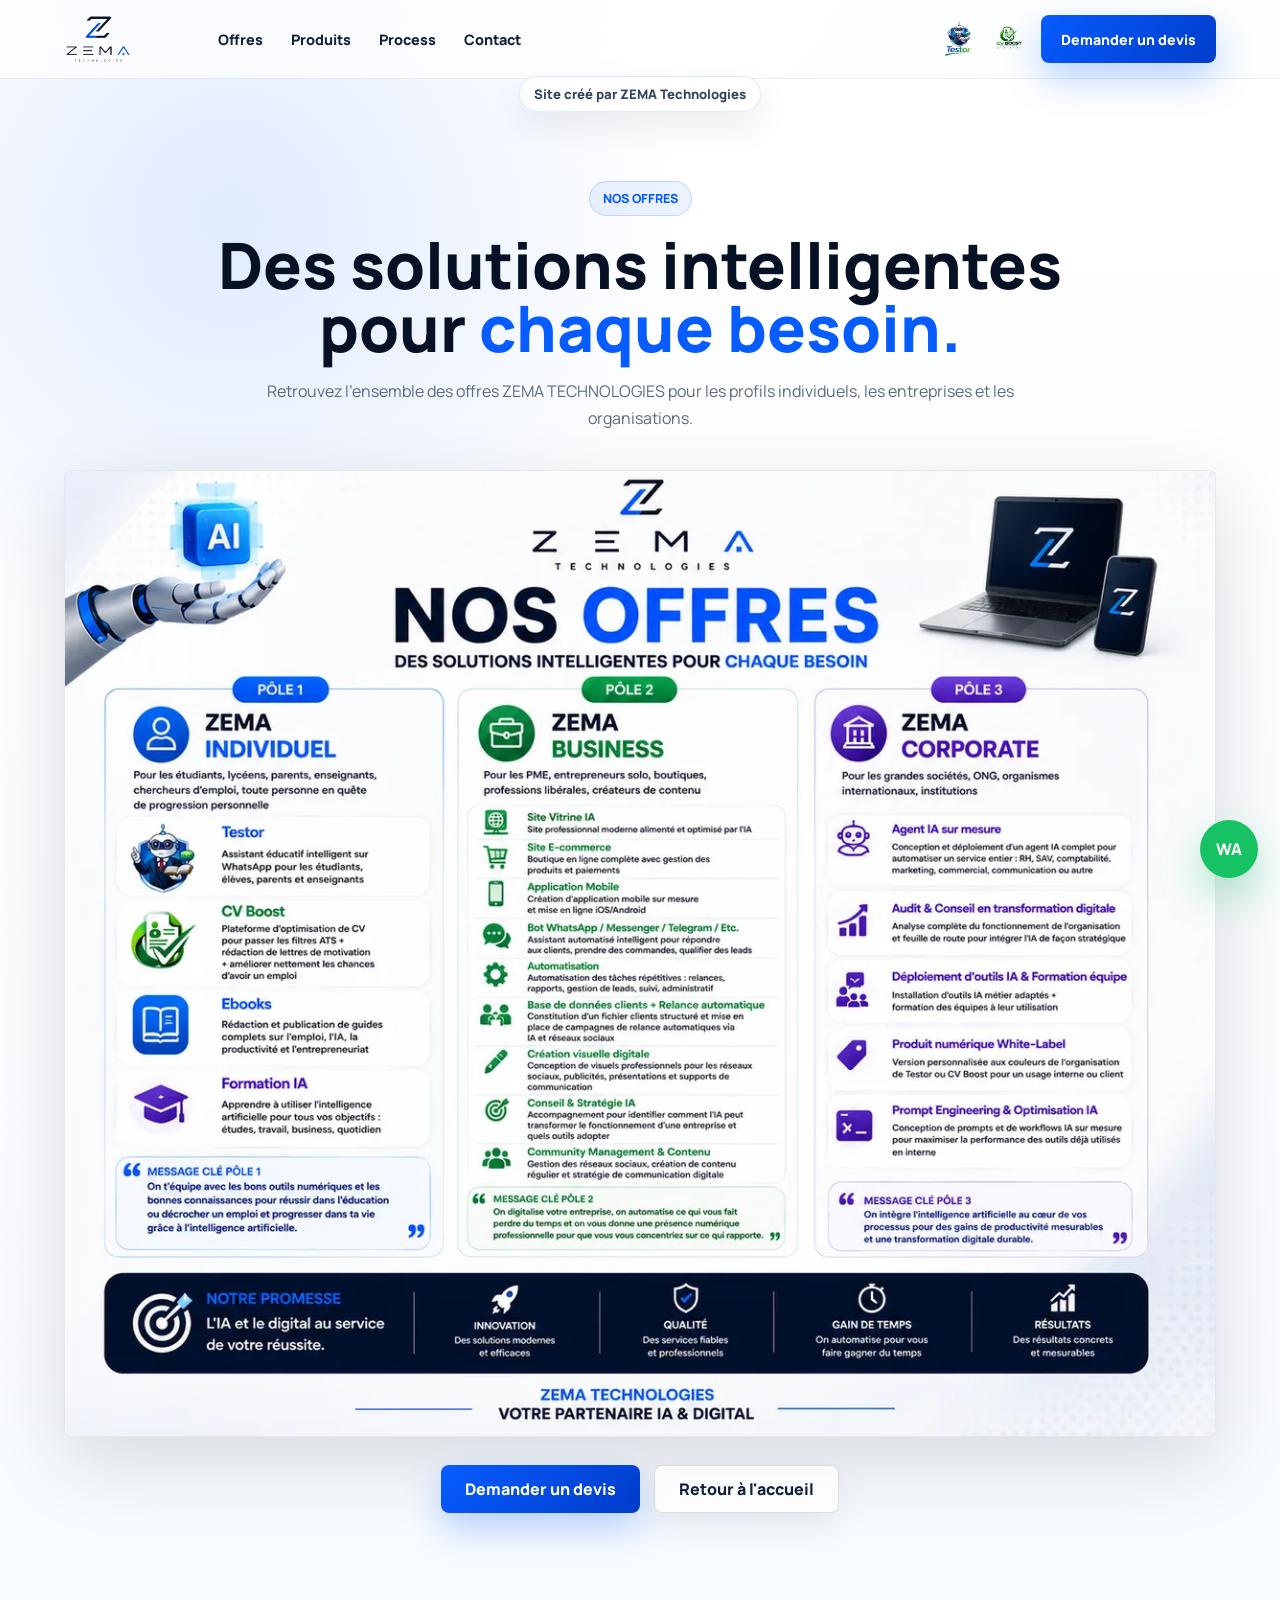
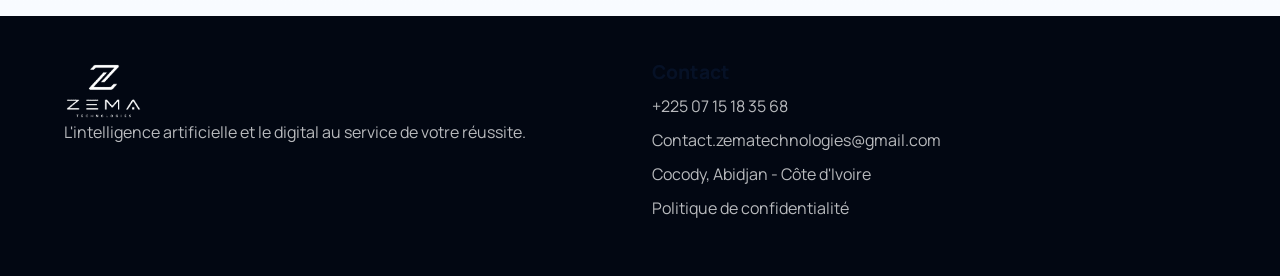
<file: offres.html>
<!doctype html>
<html lang="fr">
  <head>
    <meta charset="utf-8" />
    <meta name="viewport" content="width=device-width, initial-scale=1" />
    <title>Nos offres | ZEMA TECHNOLOGIES</title>
    <meta name="description" content="D&eacute;couvrez les offres ZEMA TECHNOLOGIES pour particuliers, entreprises et organisations : sites web, applications, automatisation, agents IA, formation et conseil." />
    <meta name="robots" content="index, follow" />
    <meta name="author" content="ZEMA TECHNOLOGIES" />
    <meta name="theme-color" content="#0b5cff" />
    <link rel="canonical" href="https://www.zematechnologies.com/offres" />
    <link rel="icon" href="/favicon.ico" sizes="any" />
    <link rel="icon" type="image/png" sizes="32x32" href="/assets/favicon-32.png" />
    <link rel="apple-touch-icon" sizes="180x180" href="/assets/favicon-180.png" />
    <link rel="manifest" href="/site.webmanifest" />
    <meta property="og:type" content="website" />
    <meta property="og:locale" content="fr_CI" />
    <meta property="og:site_name" content="ZEMA TECHNOLOGIES" />
    <meta property="og:title" content="Nos offres | ZEMA TECHNOLOGIES" />
    <meta property="og:description" content="Solutions digitales et IA pour particuliers, entreprises et organisations." />
    <meta property="og:url" content="https://www.zematechnologies.com/offres" />
    <meta property="og:image" content="https://www.zematechnologies.com/assets/zema-offres-optimized.webp" />
    <meta name="twitter:card" content="summary_large_image" />
    <meta name="twitter:title" content="Nos offres | ZEMA TECHNOLOGIES" />
    <meta name="twitter:description" content="Solutions digitales et IA pour particuliers, entreprises et organisations." />
    <meta name="twitter:image" content="https://www.zematechnologies.com/assets/zema-offres-optimized.webp" />
    <link rel="stylesheet" href="styles.css" />
  </head>
  <body>
    <header class="site-header" aria-label="Navigation principale">
      <a class="brand" href="index.html" aria-label="ZEMA TECHNOLOGIES">
        <img src="assets/zema-logo-transparent.png" alt="Logo ZEMA TECHNOLOGIES" />
      </a>
      <nav class="nav-links" aria-label="Sections du site">
        <a href="offres.html" aria-current="page">Offres</a>
        <a href="produits.html">Produits</a>
        <a href="process.html">Process</a>
        <a href="contact.html">Contact</a>
      </nav>
      <p class="site-credit">Site créé par ZEMA Technologies</p>
      <div class="header-actions">
        <div class="header-products" aria-label="Produits ZEMA">
          <a href="produits.html#testor" title="Testor"><img src="assets/testor-logo-icon.webp" width="24" height="24" alt="Testor" /></a>
          <a href="produits.html#cvboost" title="CVBoost"><img src="assets/cvboost-logo-icon.webp" width="24" height="24" alt="CVBoost" /></a>
        </div>
        <a class="header-cta" href="contact.html?type=devis">Demander un devis</a>
      </div>
    </header>

    <main>
      <section class="offers-page section-band">
        <div class="section-heading">
          <p class="eyebrow">Nos offres</p>
          <h1>Des solutions intelligentes pour <span>chaque besoin.</span></h1>
          <p>
            Retrouvez l'ensemble des offres ZEMA TECHNOLOGIES pour les profils
            individuels, les entreprises et les organisations.
          </p>
        </div>

        <figure class="offers-image-frame">
          <img decoding="async" loading="lazy" src="assets/zema-offres-optimized.webp" alt="Nos offres ZEMA TECHNOLOGIES" />
        </figure>

        <div class="offers-page-actions">
          <a class="primary-btn" href="contact.html?type=devis">Demander un devis</a>
          <a class="secondary-btn" href="index.html">Retour à l'accueil</a>
        </div>
      </section>
    </main>

    <footer class="footer">
      <div>
        <img src="assets/zema-logo-transparent.png" alt="Logo ZEMA TECHNOLOGIES" />
        <p>L'intelligence artificielle et le digital au service de votre réussite.</p>
      </div>
      <div>
        <h2>Contact</h2>
        <p>+225 07 15 18 35 68</p>
        <p>Contact.zematechnologies@gmail.com</p>
        <p>Cocody, Abidjan - Côte d'Ivoire</p>
        <p><a href="politique-confidentialite.html">Politique de confidentialit&eacute;</a></p>
      </div>
    </footer>

    <a class="whatsapp" href="https://wa.me/2250715183568" target="_blank" rel="noopener" onclick="window.open(this.href, '_blank', 'noopener'); return false;" aria-label="Contact WhatsApp ZEMA">WA</a>
    <script src="script.js?v=3"></script>
  </body>
</html>
</file>
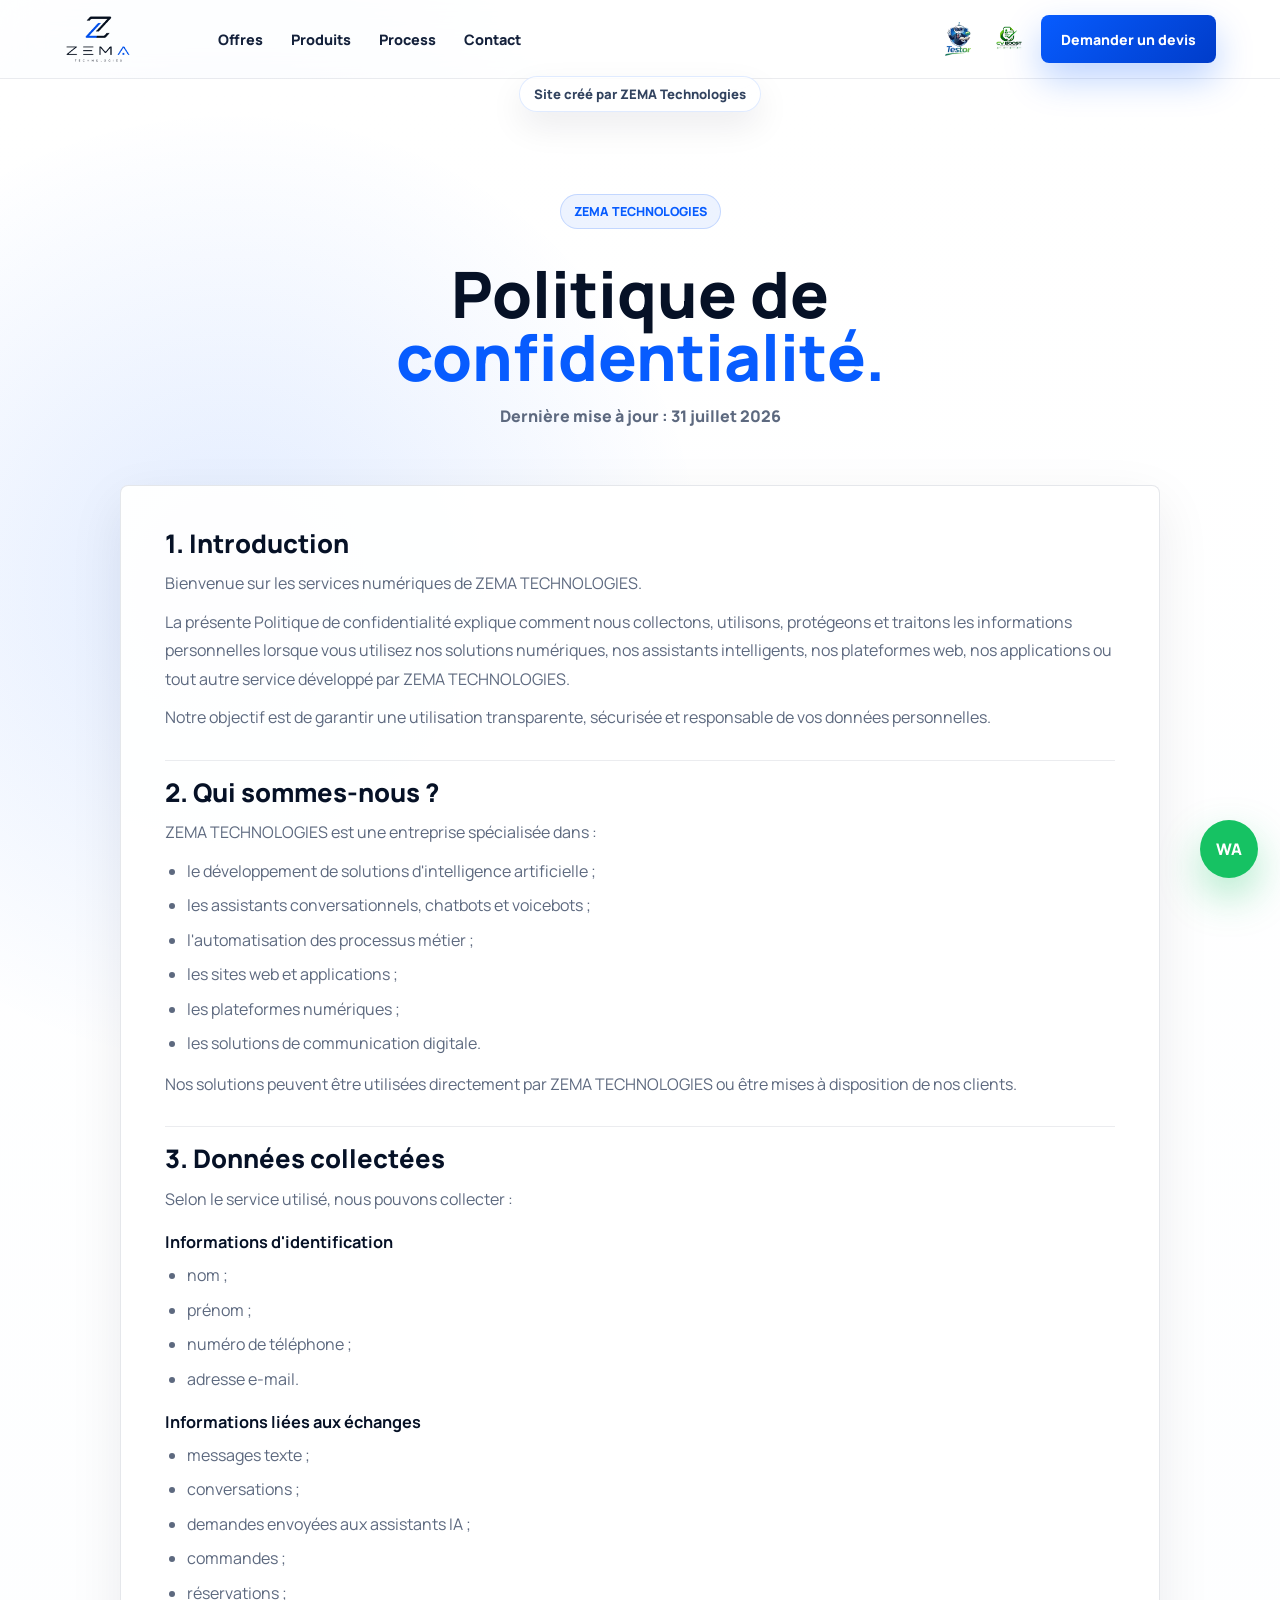
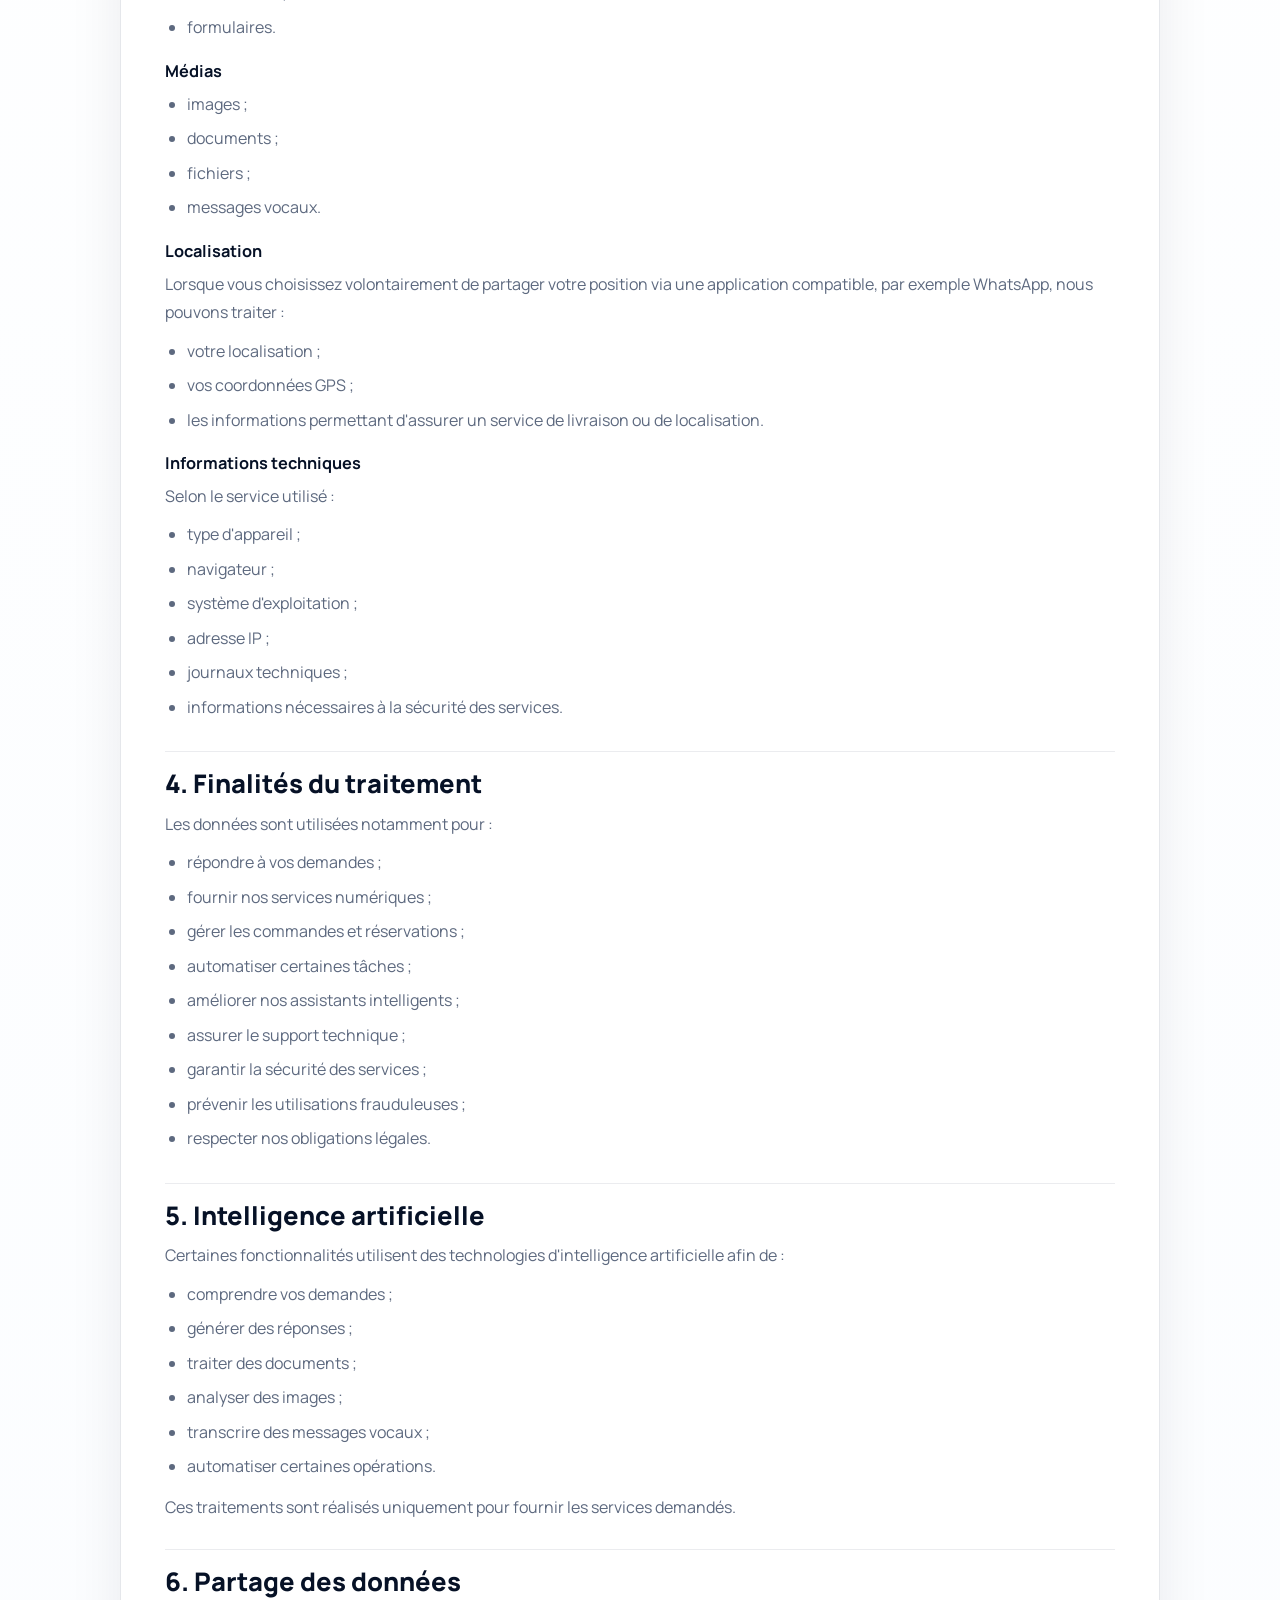
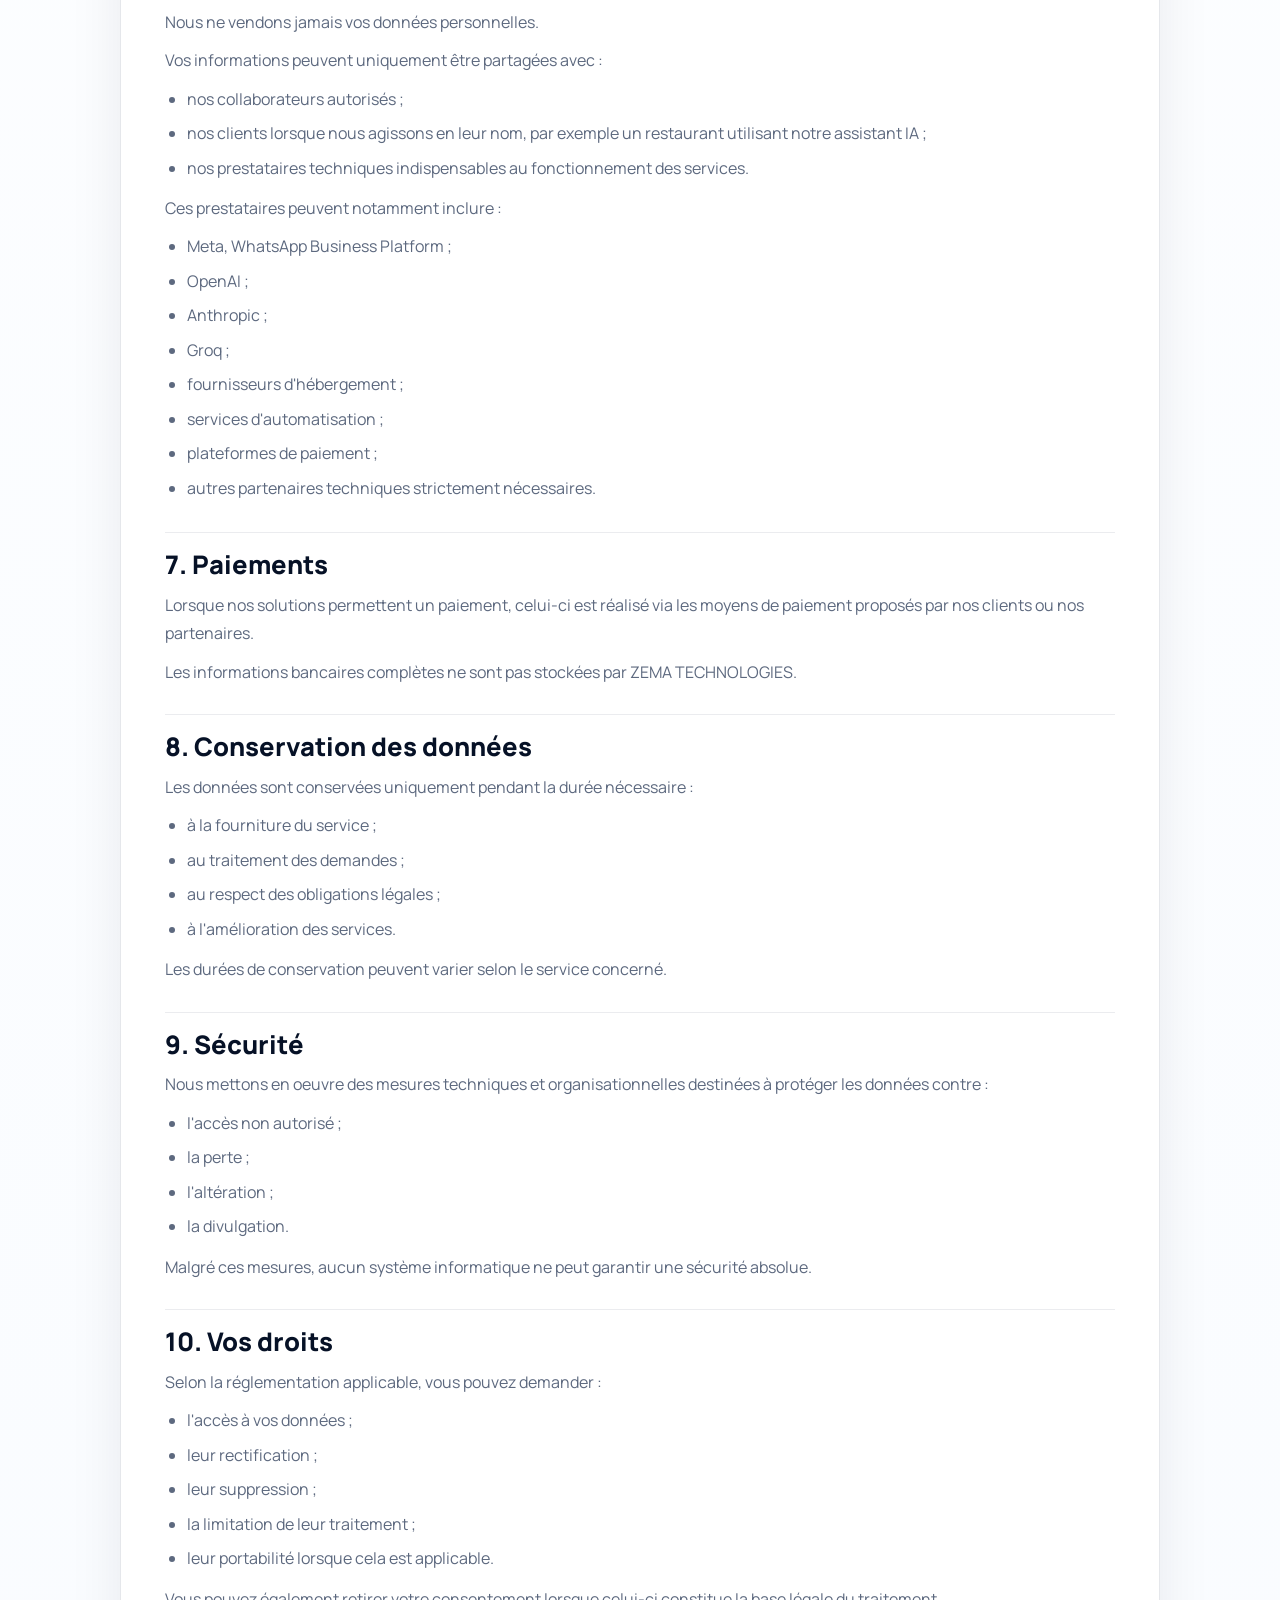
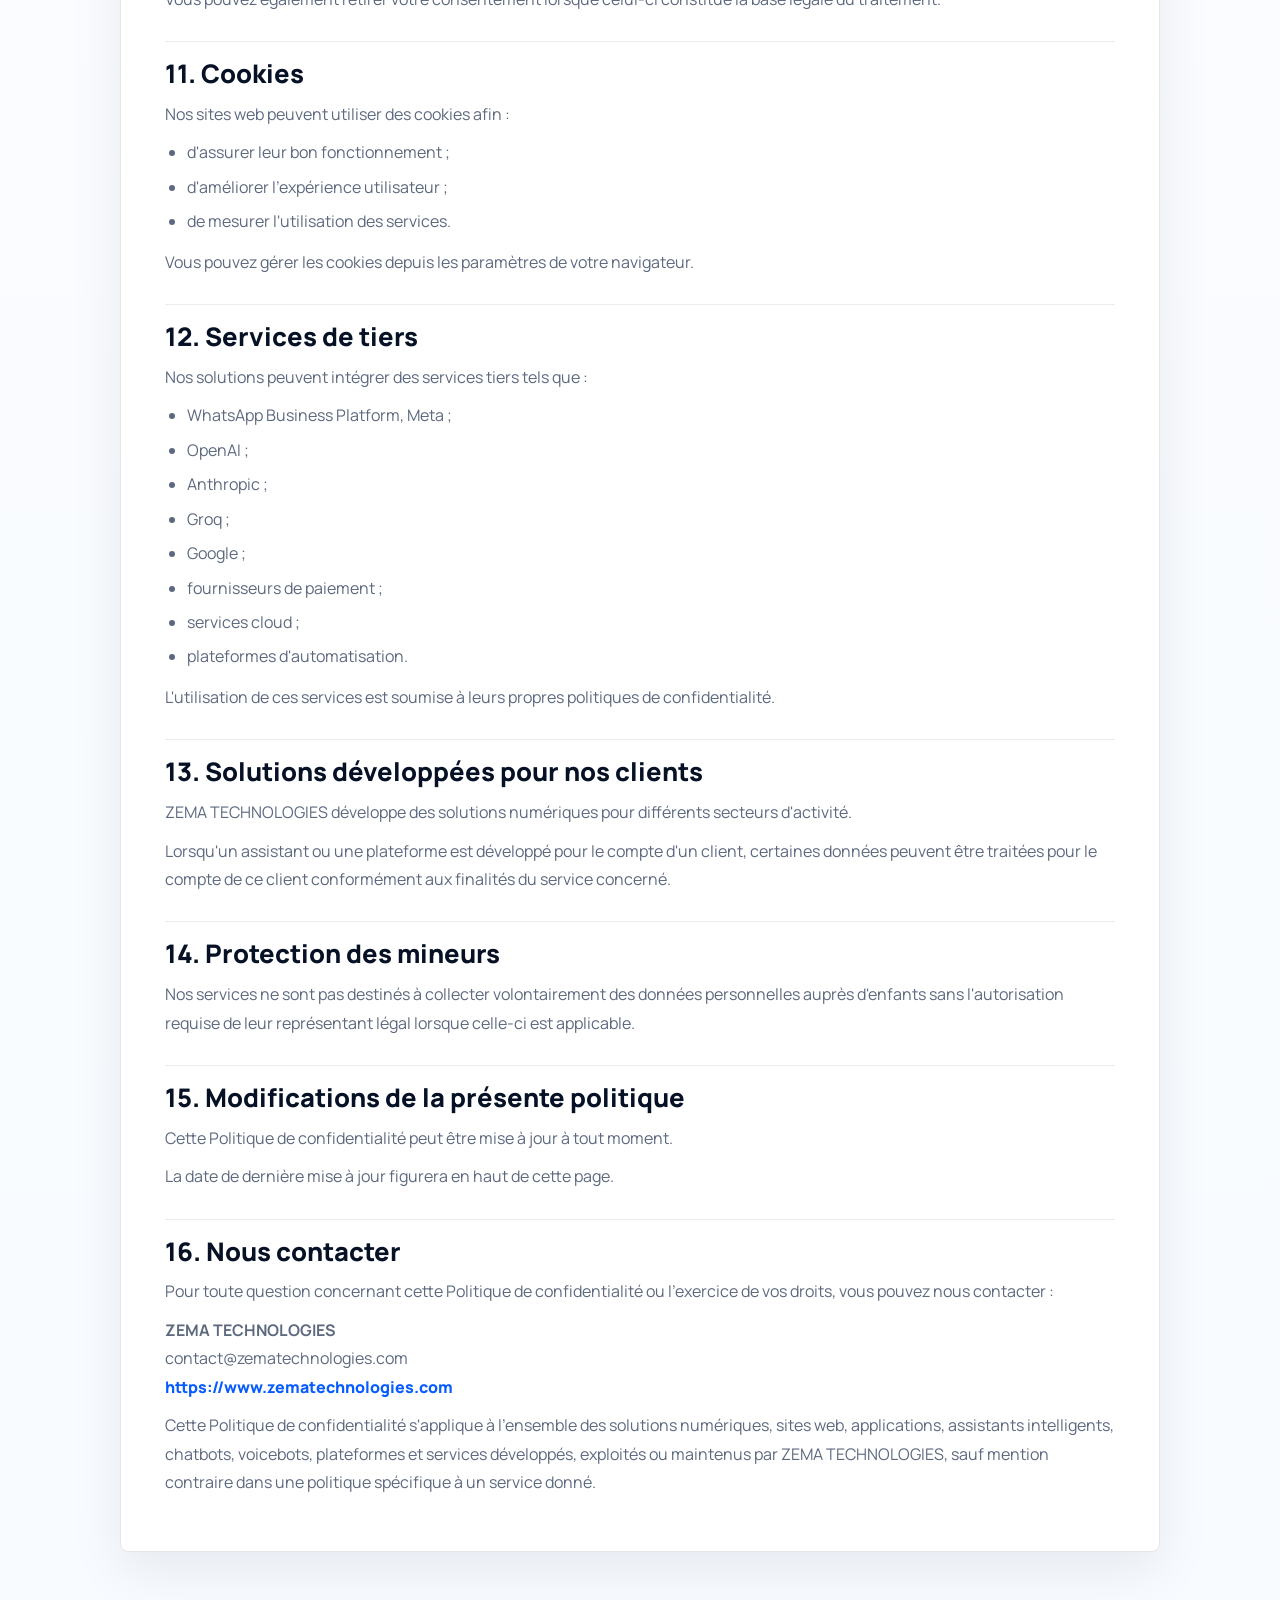
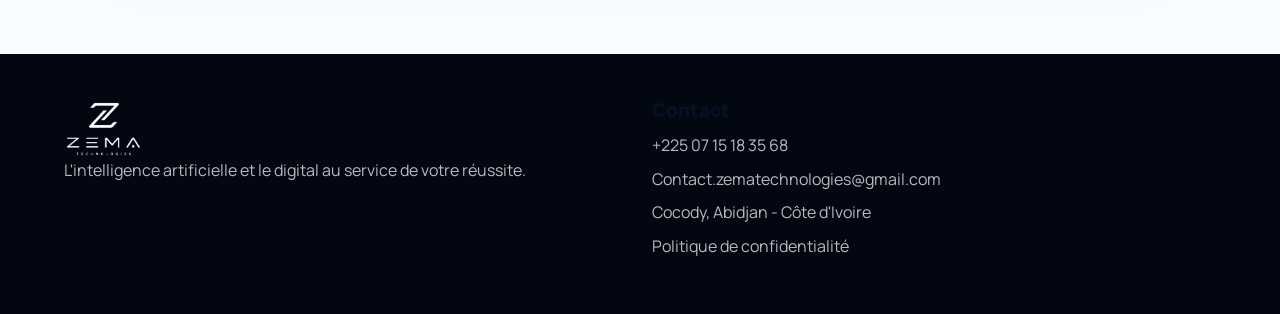
<file: politique-confidentialite.html>
<!doctype html>
<html lang="fr">
  <head>
    <meta charset="utf-8" />
    <meta name="viewport" content="width=device-width, initial-scale=1" />
    <title>Politique de confidentialit&eacute; | ZEMA TECHNOLOGIES</title>
    <meta name="description" content="Politique de confidentialit&eacute; de ZEMA TECHNOLOGIES : collecte, utilisation, protection et traitement des donn&eacute;es personnelles." />
    <meta name="robots" content="index, follow" />
    <meta name="author" content="ZEMA TECHNOLOGIES" />
    <meta name="theme-color" content="#0b5cff" />
    <link rel="canonical" href="https://www.zematechnologies.com/politique-confidentialite" />
    <link rel="icon" href="/favicon.ico" sizes="any" />
    <link rel="icon" type="image/png" sizes="32x32" href="/assets/favicon-32.png" />
    <link rel="apple-touch-icon" sizes="180x180" href="/assets/favicon-180.png" />
    <link rel="manifest" href="/site.webmanifest" />
    <meta property="og:type" content="website" />
    <meta property="og:locale" content="fr_CI" />
    <meta property="og:site_name" content="ZEMA TECHNOLOGIES" />
    <meta property="og:title" content="Politique de confidentialit&eacute; | ZEMA TECHNOLOGIES" />
    <meta property="og:description" content="D&eacute;couvrez comment ZEMA TECHNOLOGIES collecte, utilise, prot&egrave;ge et traite les donn&eacute;es personnelles." />
    <meta property="og:url" content="https://www.zematechnologies.com/politique-confidentialite" />
    <meta property="og:image" content="https://www.zematechnologies.com/assets/zema-logo-full-optimized.webp" />
    <meta name="twitter:card" content="summary_large_image" />
    <meta name="twitter:title" content="Politique de confidentialit&eacute; | ZEMA TECHNOLOGIES" />
    <meta name="twitter:description" content="Politique de confidentialit&eacute; de ZEMA TECHNOLOGIES." />
    <meta name="twitter:image" content="https://www.zematechnologies.com/assets/zema-logo-full-optimized.webp" />
    <link rel="stylesheet" href="styles.css" />
  </head>
  <body>
    <header class="site-header" aria-label="Navigation principale">
      <a class="brand" href="index.html" aria-label="ZEMA TECHNOLOGIES">
        <img src="assets/zema-logo-transparent.png" alt="Logo ZEMA TECHNOLOGIES" />
      </a>
      <nav class="nav-links" aria-label="Sections du site">
        <a href="offres.html">Offres</a>
        <a href="produits.html">Produits</a>
        <a href="process.html">Process</a>
        <a href="contact.html">Contact</a>
      </nav>
      <p class="site-credit">Site cr&eacute;&eacute; par ZEMA Technologies</p>
      <div class="header-actions">
        <div class="header-products" aria-label="Produits ZEMA">
          <a href="produits.html#testor" title="Testor"><img src="assets/testor-logo-icon.webp" width="24" height="24" alt="Testor" /></a>
          <a href="produits.html#cvboost" title="CVBoost"><img src="assets/cvboost-logo-icon.webp" width="24" height="24" alt="CVBoost" /></a>
        </div>
        <a class="header-cta" href="contact.html?type=devis">Demander un devis</a>
      </div>
    </header>

    <main>
      <section class="legal-page section-band">
        <div class="legal-shell">
          <div class="legal-hero">
            <p class="eyebrow">ZEMA TECHNOLOGIES</p>
            <h1>Politique de <span>confidentialit&eacute;.</span></h1>
            <p>Derni&egrave;re mise &agrave; jour : 31 juillet 2026</p>
          </div>

          <article class="legal-content">
            <section>
              <h2>1. Introduction</h2>
              <p>Bienvenue sur les services num&eacute;riques de ZEMA TECHNOLOGIES.</p>
              <p>La pr&eacute;sente Politique de confidentialit&eacute; explique comment nous collectons, utilisons, prot&eacute;geons et traitons les informations personnelles lorsque vous utilisez nos solutions num&eacute;riques, nos assistants intelligents, nos plateformes web, nos applications ou tout autre service d&eacute;velopp&eacute; par ZEMA TECHNOLOGIES.</p>
              <p>Notre objectif est de garantir une utilisation transparente, s&eacute;curis&eacute;e et responsable de vos donn&eacute;es personnelles.</p>
            </section>

            <section>
              <h2>2. Qui sommes-nous ?</h2>
              <p>ZEMA TECHNOLOGIES est une entreprise sp&eacute;cialis&eacute;e dans :</p>
              <ul>
                <li>le d&eacute;veloppement de solutions d'intelligence artificielle ;</li>
                <li>les assistants conversationnels, chatbots et voicebots ;</li>
                <li>l'automatisation des processus m&eacute;tier ;</li>
                <li>les sites web et applications ;</li>
                <li>les plateformes num&eacute;riques ;</li>
                <li>les solutions de communication digitale.</li>
              </ul>
              <p>Nos solutions peuvent &ecirc;tre utilis&eacute;es directement par ZEMA TECHNOLOGIES ou &ecirc;tre mises &agrave; disposition de nos clients.</p>
            </section>

            <section>
              <h2>3. Donn&eacute;es collect&eacute;es</h2>
              <p>Selon le service utilis&eacute;, nous pouvons collecter :</p>
              <h3>Informations d'identification</h3>
              <ul>
                <li>nom ;</li>
                <li>pr&eacute;nom ;</li>
                <li>num&eacute;ro de t&eacute;l&eacute;phone ;</li>
                <li>adresse e-mail.</li>
              </ul>
              <h3>Informations li&eacute;es aux &eacute;changes</h3>
              <ul>
                <li>messages texte ;</li>
                <li>conversations ;</li>
                <li>demandes envoy&eacute;es aux assistants IA ;</li>
                <li>commandes ;</li>
                <li>r&eacute;servations ;</li>
                <li>formulaires.</li>
              </ul>
              <h3>M&eacute;dias</h3>
              <ul>
                <li>images ;</li>
                <li>documents ;</li>
                <li>fichiers ;</li>
                <li>messages vocaux.</li>
              </ul>
              <h3>Localisation</h3>
              <p>Lorsque vous choisissez volontairement de partager votre position via une application compatible, par exemple WhatsApp, nous pouvons traiter :</p>
              <ul>
                <li>votre localisation ;</li>
                <li>vos coordonn&eacute;es GPS ;</li>
                <li>les informations permettant d'assurer un service de livraison ou de localisation.</li>
              </ul>
              <h3>Informations techniques</h3>
              <p>Selon le service utilis&eacute; :</p>
              <ul>
                <li>type d'appareil ;</li>
                <li>navigateur ;</li>
                <li>syst&egrave;me d'exploitation ;</li>
                <li>adresse IP ;</li>
                <li>journaux techniques ;</li>
                <li>informations n&eacute;cessaires &agrave; la s&eacute;curit&eacute; des services.</li>
              </ul>
            </section>

            <section>
              <h2>4. Finalit&eacute;s du traitement</h2>
              <p>Les donn&eacute;es sont utilis&eacute;es notamment pour :</p>
              <ul>
                <li>r&eacute;pondre &agrave; vos demandes ;</li>
                <li>fournir nos services num&eacute;riques ;</li>
                <li>g&eacute;rer les commandes et r&eacute;servations ;</li>
                <li>automatiser certaines t&acirc;ches ;</li>
                <li>am&eacute;liorer nos assistants intelligents ;</li>
                <li>assurer le support technique ;</li>
                <li>garantir la s&eacute;curit&eacute; des services ;</li>
                <li>pr&eacute;venir les utilisations frauduleuses ;</li>
                <li>respecter nos obligations l&eacute;gales.</li>
              </ul>
            </section>

            <section>
              <h2>5. Intelligence artificielle</h2>
              <p>Certaines fonctionnalit&eacute;s utilisent des technologies d'intelligence artificielle afin de :</p>
              <ul>
                <li>comprendre vos demandes ;</li>
                <li>g&eacute;n&eacute;rer des r&eacute;ponses ;</li>
                <li>traiter des documents ;</li>
                <li>analyser des images ;</li>
                <li>transcrire des messages vocaux ;</li>
                <li>automatiser certaines op&eacute;rations.</li>
              </ul>
              <p>Ces traitements sont r&eacute;alis&eacute;s uniquement pour fournir les services demand&eacute;s.</p>
            </section>

            <section>
              <h2>6. Partage des donn&eacute;es</h2>
              <p>Nous ne vendons jamais vos donn&eacute;es personnelles.</p>
              <p>Vos informations peuvent uniquement &ecirc;tre partag&eacute;es avec :</p>
              <ul>
                <li>nos collaborateurs autoris&eacute;s ;</li>
                <li>nos clients lorsque nous agissons en leur nom, par exemple un restaurant utilisant notre assistant IA ;</li>
                <li>nos prestataires techniques indispensables au fonctionnement des services.</li>
              </ul>
              <p>Ces prestataires peuvent notamment inclure :</p>
              <ul>
                <li>Meta, WhatsApp Business Platform ;</li>
                <li>OpenAI ;</li>
                <li>Anthropic ;</li>
                <li>Groq ;</li>
                <li>fournisseurs d'h&eacute;bergement ;</li>
                <li>services d'automatisation ;</li>
                <li>plateformes de paiement ;</li>
                <li>autres partenaires techniques strictement n&eacute;cessaires.</li>
              </ul>
            </section>

            <section>
              <h2>7. Paiements</h2>
              <p>Lorsque nos solutions permettent un paiement, celui-ci est r&eacute;alis&eacute; via les moyens de paiement propos&eacute;s par nos clients ou nos partenaires.</p>
              <p>Les informations bancaires compl&egrave;tes ne sont pas stock&eacute;es par ZEMA TECHNOLOGIES.</p>
            </section>

            <section>
              <h2>8. Conservation des donn&eacute;es</h2>
              <p>Les donn&eacute;es sont conserv&eacute;es uniquement pendant la dur&eacute;e n&eacute;cessaire :</p>
              <ul>
                <li>&agrave; la fourniture du service ;</li>
                <li>au traitement des demandes ;</li>
                <li>au respect des obligations l&eacute;gales ;</li>
                <li>&agrave; l'am&eacute;lioration des services.</li>
              </ul>
              <p>Les dur&eacute;es de conservation peuvent varier selon le service concern&eacute;.</p>
            </section>

            <section>
              <h2>9. S&eacute;curit&eacute;</h2>
              <p>Nous mettons en oeuvre des mesures techniques et organisationnelles destin&eacute;es &agrave; prot&eacute;ger les donn&eacute;es contre :</p>
              <ul>
                <li>l'acc&egrave;s non autoris&eacute; ;</li>
                <li>la perte ;</li>
                <li>l'alt&eacute;ration ;</li>
                <li>la divulgation.</li>
              </ul>
              <p>Malgr&eacute; ces mesures, aucun syst&egrave;me informatique ne peut garantir une s&eacute;curit&eacute; absolue.</p>
            </section>

            <section>
              <h2>10. Vos droits</h2>
              <p>Selon la r&eacute;glementation applicable, vous pouvez demander :</p>
              <ul>
                <li>l'acc&egrave;s &agrave; vos donn&eacute;es ;</li>
                <li>leur rectification ;</li>
                <li>leur suppression ;</li>
                <li>la limitation de leur traitement ;</li>
                <li>leur portabilit&eacute; lorsque cela est applicable.</li>
              </ul>
              <p>Vous pouvez &eacute;galement retirer votre consentement lorsque celui-ci constitue la base l&eacute;gale du traitement.</p>
            </section>

            <section>
              <h2>11. Cookies</h2>
              <p>Nos sites web peuvent utiliser des cookies afin :</p>
              <ul>
                <li>d'assurer leur bon fonctionnement ;</li>
                <li>d'am&eacute;liorer l'exp&eacute;rience utilisateur ;</li>
                <li>de mesurer l'utilisation des services.</li>
              </ul>
              <p>Vous pouvez g&eacute;rer les cookies depuis les param&egrave;tres de votre navigateur.</p>
            </section>

            <section>
              <h2>12. Services de tiers</h2>
              <p>Nos solutions peuvent int&eacute;grer des services tiers tels que :</p>
              <ul>
                <li>WhatsApp Business Platform, Meta ;</li>
                <li>OpenAI ;</li>
                <li>Anthropic ;</li>
                <li>Groq ;</li>
                <li>Google ;</li>
                <li>fournisseurs de paiement ;</li>
                <li>services cloud ;</li>
                <li>plateformes d'automatisation.</li>
              </ul>
              <p>L'utilisation de ces services est soumise &agrave; leurs propres politiques de confidentialit&eacute;.</p>
            </section>

            <section>
              <h2>13. Solutions d&eacute;velopp&eacute;es pour nos clients</h2>
              <p>ZEMA TECHNOLOGIES d&eacute;veloppe des solutions num&eacute;riques pour diff&eacute;rents secteurs d'activit&eacute;.</p>
              <p>Lorsqu'un assistant ou une plateforme est d&eacute;velopp&eacute; pour le compte d'un client, certaines donn&eacute;es peuvent &ecirc;tre trait&eacute;es pour le compte de ce client conform&eacute;ment aux finalit&eacute;s du service concern&eacute;.</p>
            </section>

            <section>
              <h2>14. Protection des mineurs</h2>
              <p>Nos services ne sont pas destin&eacute;s &agrave; collecter volontairement des donn&eacute;es personnelles aupr&egrave;s d'enfants sans l'autorisation requise de leur repr&eacute;sentant l&eacute;gal lorsque celle-ci est applicable.</p>
            </section>

            <section>
              <h2>15. Modifications de la pr&eacute;sente politique</h2>
              <p>Cette Politique de confidentialit&eacute; peut &ecirc;tre mise &agrave; jour &agrave; tout moment.</p>
              <p>La date de derni&egrave;re mise &agrave; jour figurera en haut de cette page.</p>
            </section>

            <section>
              <h2>16. Nous contacter</h2>
              <p>Pour toute question concernant cette Politique de confidentialit&eacute; ou l'exercice de vos droits, vous pouvez nous contacter :</p>
              <p><strong>ZEMA TECHNOLOGIES</strong><br />contact@zematechnologies.com<br /><a href="https://www.zematechnologies.com">https://www.zematechnologies.com</a></p>
              <p>Cette Politique de confidentialit&eacute; s'applique &agrave; l'ensemble des solutions num&eacute;riques, sites web, applications, assistants intelligents, chatbots, voicebots, plateformes et services d&eacute;velopp&eacute;s, exploit&eacute;s ou maintenus par ZEMA TECHNOLOGIES, sauf mention contraire dans une politique sp&eacute;cifique &agrave; un service donn&eacute;.</p>
            </section>
          </article>
        </div>
      </section>
    </main>

    <footer class="footer">
      <div>
        <img src="assets/zema-logo-transparent.png" alt="Logo ZEMA TECHNOLOGIES" />
        <p>L'intelligence artificielle et le digital au service de votre r&eacute;ussite.</p>
      </div>
      <div>
        <h2>Contact</h2>
        <p>+225 07 15 18 35 68</p>
        <p>Contact.zematechnologies@gmail.com</p>
        <p>Cocody, Abidjan - C&ocirc;te d'Ivoire</p>
        <p><a href="politique-confidentialite.html">Politique de confidentialit&eacute;</a></p>
      </div>
    </footer>

    <a class="whatsapp" href="https://wa.me/2250715183568" target="_blank" rel="noopener" onclick="window.open(this.href, '_blank', 'noopener'); return false;" aria-label="Contact WhatsApp ZEMA">WA</a>
    <script src="script.js?v=3"></script>
  </body>
</html>
</file>
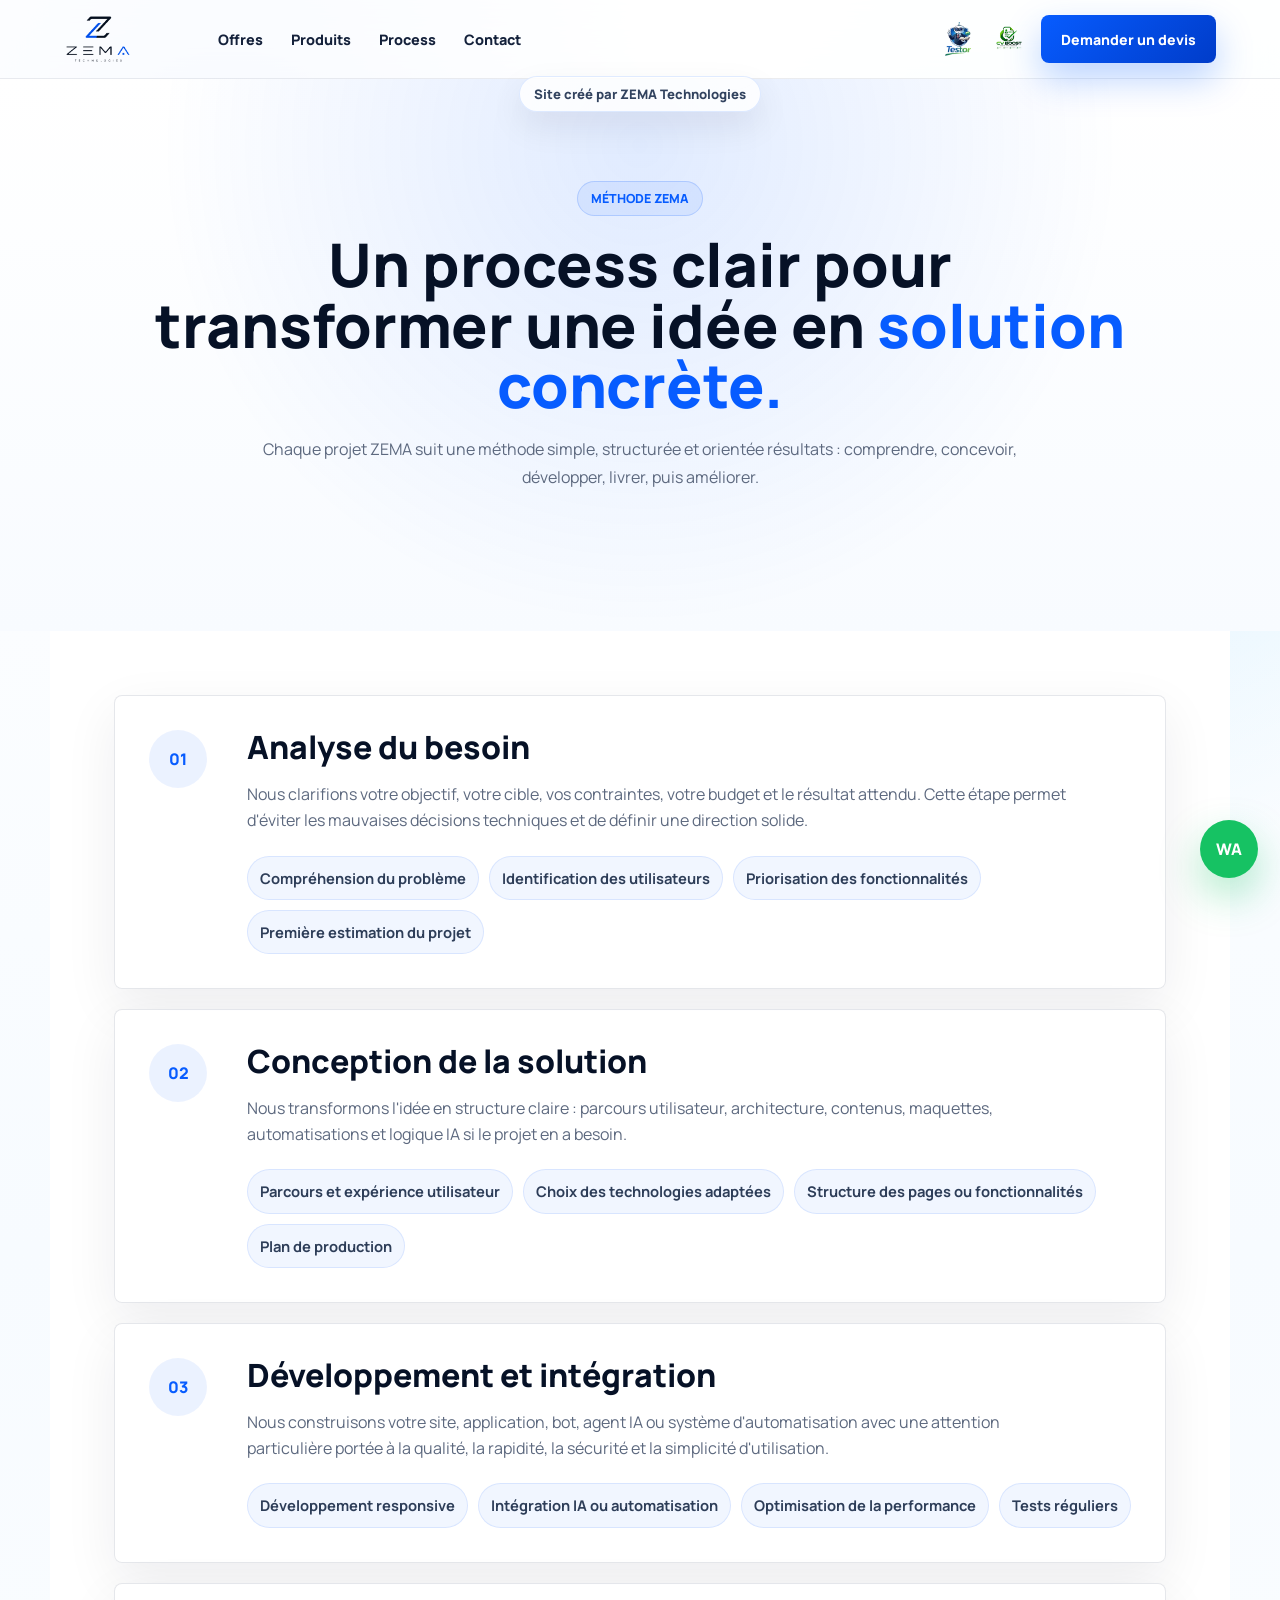
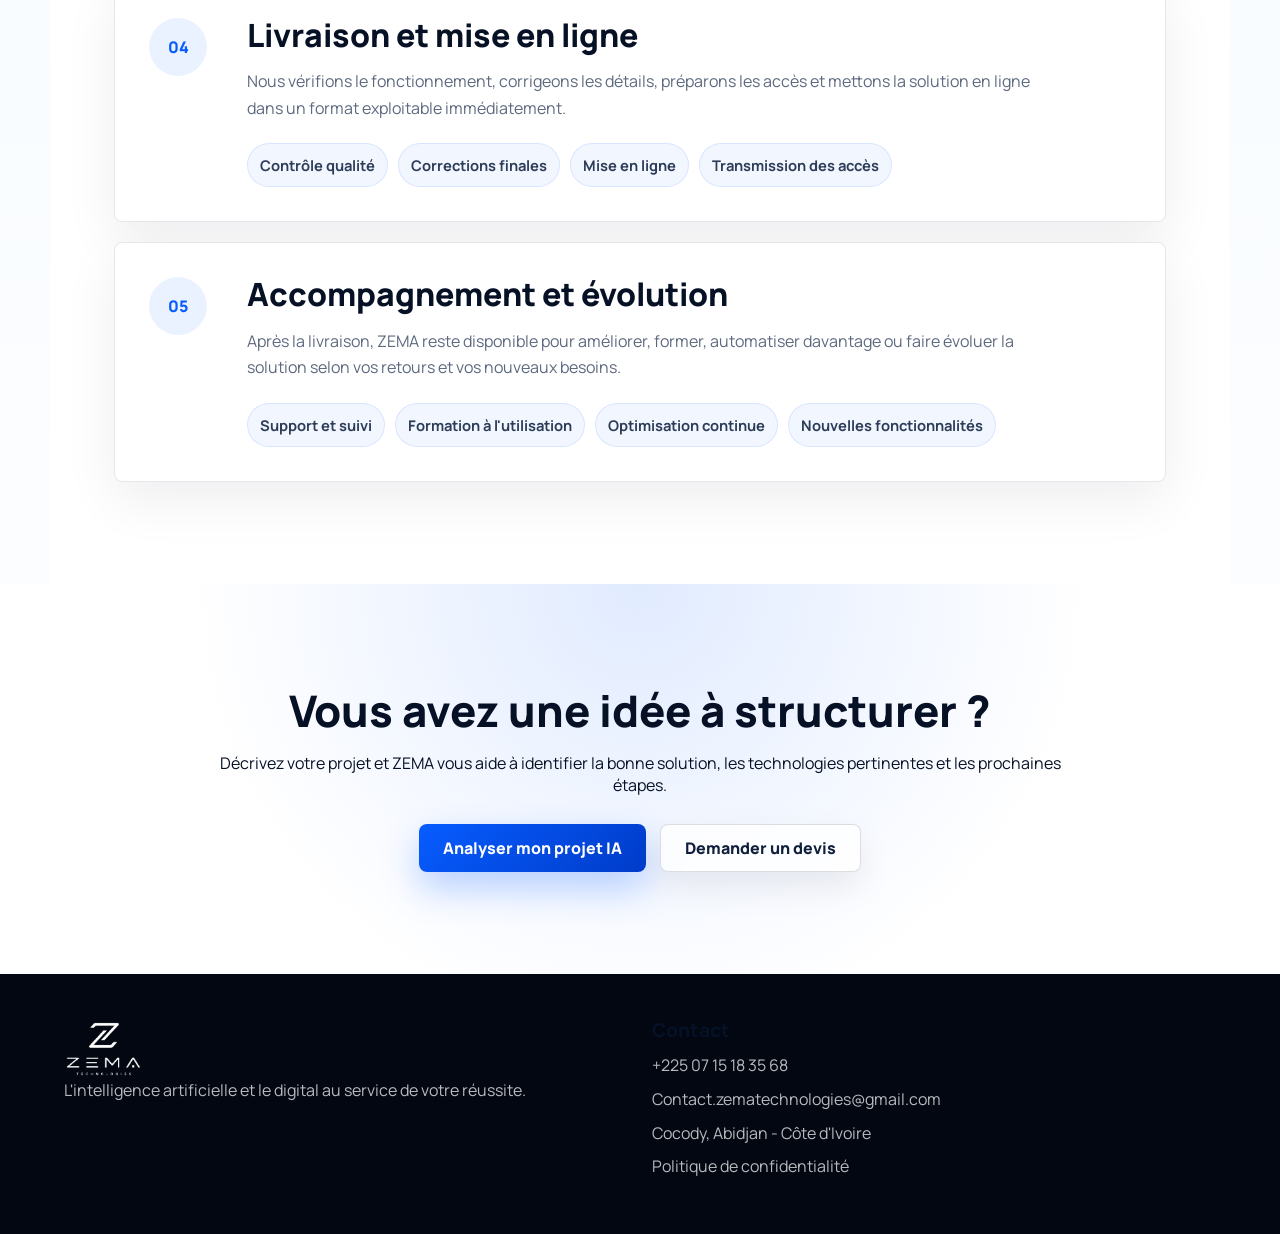
<file: process.html>
<!doctype html>
<html lang="fr">
  <head>
    <meta charset="utf-8" />
    <meta name="viewport" content="width=device-width, initial-scale=1" />
    <title>Process de cr&eacute;ation digitale | ZEMA TECHNOLOGIES</title>
    <meta name="description" content="D&eacute;couvrez la m&eacute;thode ZEMA TECHNOLOGIES pour analyser, concevoir, d&eacute;velopper, livrer et accompagner vos projets digitaux, IA et automatisation." />
    <meta name="robots" content="index, follow" />
    <meta name="author" content="ZEMA TECHNOLOGIES" />
    <meta name="theme-color" content="#0b5cff" />
    <link rel="canonical" href="https://www.zematechnologies.com/process" />
    <link rel="icon" href="/favicon.ico" sizes="any" />
    <link rel="icon" type="image/png" sizes="32x32" href="/assets/favicon-32.png" />
    <link rel="apple-touch-icon" sizes="180x180" href="/assets/favicon-180.png" />
    <link rel="manifest" href="/site.webmanifest" />
    <meta property="og:type" content="website" />
    <meta property="og:locale" content="fr_CI" />
    <meta property="og:site_name" content="ZEMA TECHNOLOGIES" />
    <meta property="og:title" content="Process de cr&eacute;ation digitale | ZEMA TECHNOLOGIES" />
    <meta property="og:description" content="Une m&eacute;thode claire pour transformer une id&eacute;e en solution concr&egrave;te : analyse, conception, d&eacute;veloppement, livraison et accompagnement." />
    <meta property="og:url" content="https://www.zematechnologies.com/process" />
    <meta property="og:image" content="https://www.zematechnologies.com/assets/zema-logo-full-optimized.webp" />
    <meta name="twitter:card" content="summary_large_image" />
    <meta name="twitter:title" content="Process de cr&eacute;ation digitale | ZEMA TECHNOLOGIES" />
    <meta name="twitter:description" content="Une m&eacute;thode claire pour transformer une id&eacute;e en solution concr&egrave;te : analyse, conception, d&eacute;veloppement, livraison et accompagnement." />
    <meta name="twitter:image" content="https://www.zematechnologies.com/assets/zema-logo-full-optimized.webp" />
    <link rel="stylesheet" href="styles.css" />
  </head>
  <body>
    <header class="site-header" aria-label="Navigation principale">
      <a class="brand" href="index.html" aria-label="ZEMA TECHNOLOGIES">
        <img src="assets/zema-logo-transparent.png" alt="Logo ZEMA TECHNOLOGIES" />
      </a>
      <nav class="nav-links" aria-label="Sections du site">
        <a href="offres.html">Offres</a>
        <a href="produits.html">Produits</a>
        <a href="process.html" aria-current="page">Process</a>
        <a href="contact.html">Contact</a>
      </nav>
      <p class="site-credit">Site créé par ZEMA Technologies</p>
      <div class="header-actions">
        <div class="header-products" aria-label="Produits ZEMA">
          <a href="produits.html#testor" title="Testor"><img src="assets/testor-logo-icon.webp" width="24" height="24" alt="Testor" /></a>
          <a href="produits.html#cvboost" title="CVBoost"><img src="assets/cvboost-logo-icon.webp" width="24" height="24" alt="CVBoost" /></a>
        </div>
        <a class="header-cta" href="contact.html?type=devis">Demander un devis</a>
      </div>
    </header>

    <main>
      <section class="process-page-hero section-band">
        <div class="section-heading">
          <p class="eyebrow">Méthode ZEMA</p>
          <h1>Un process clair pour transformer une idée en <span>solution concrète.</span></h1>
          <p>
            Chaque projet ZEMA suit une méthode simple, structurée et orientée
            résultats : comprendre, concevoir, développer, livrer, puis améliorer.
          </p>
        </div>
      </section>

      <section class="process-roadmap section-band">
        <article>
          <span>01</span>
          <h2>Analyse du besoin</h2>
          <p>
            Nous clarifions votre objectif, votre cible, vos contraintes, votre
            budget et le résultat attendu. Cette étape permet d'éviter les
            mauvaises décisions techniques et de définir une direction solide.
          </p>
          <ul>
            <li>Compréhension du problème</li>
            <li>Identification des utilisateurs</li>
            <li>Priorisation des fonctionnalités</li>
            <li>Première estimation du projet</li>
          </ul>
        </article>

        <article>
          <span>02</span>
          <h2>Conception de la solution</h2>
          <p>
            Nous transformons l'idée en structure claire : parcours utilisateur,
            architecture, contenus, maquettes, automatisations et logique IA si
            le projet en a besoin.
          </p>
          <ul>
            <li>Parcours et expérience utilisateur</li>
            <li>Choix des technologies adaptées</li>
            <li>Structure des pages ou fonctionnalités</li>
            <li>Plan de production</li>
          </ul>
        </article>

        <article>
          <span>03</span>
          <h2>Développement et intégration</h2>
          <p>
            Nous construisons votre site, application, bot, agent IA ou système
            d'automatisation avec une attention particulière portée à la qualité,
            la rapidité, la sécurité et la simplicité d'utilisation.
          </p>
          <ul>
            <li>Développement responsive</li>
            <li>Intégration IA ou automatisation</li>
            <li>Optimisation de la performance</li>
            <li>Tests réguliers</li>
          </ul>
        </article>

        <article>
          <span>04</span>
          <h2>Livraison et mise en ligne</h2>
          <p>
            Nous vérifions le fonctionnement, corrigeons les détails, préparons
            les accès et mettons la solution en ligne dans un format exploitable
            immédiatement.
          </p>
          <ul>
            <li>Contrôle qualité</li>
            <li>Corrections finales</li>
            <li>Mise en ligne</li>
            <li>Transmission des accès</li>
          </ul>
        </article>

        <article>
          <span>05</span>
          <h2>Accompagnement et évolution</h2>
          <p>
            Après la livraison, ZEMA reste disponible pour améliorer, former,
            automatiser davantage ou faire évoluer la solution selon vos retours
            et vos nouveaux besoins.
          </p>
          <ul>
            <li>Support et suivi</li>
            <li>Formation à l'utilisation</li>
            <li>Optimisation continue</li>
            <li>Nouvelles fonctionnalités</li>
          </ul>
        </article>
      </section>

      <section class="process-cta section-band">
        <h2>Vous avez une idée à structurer ?</h2>
        <p>
          Décrivez votre projet et ZEMA vous aide à identifier la bonne solution,
          les technologies pertinentes et les prochaines étapes.
        </p>
        <div class="offers-page-actions">
          <a class="primary-btn" href="contact.html?type=analyse">Analyser mon projet IA</a>
          <a class="secondary-btn" href="contact.html?type=devis">Demander un devis</a>
        </div>
      </section>
    </main>

    <footer class="footer">
      <div>
        <img src="assets/zema-logo-transparent.png" alt="Logo ZEMA TECHNOLOGIES" />
        <p>L'intelligence artificielle et le digital au service de votre réussite.</p>
      </div>
      <div>
        <h2>Contact</h2>
        <p>+225 07 15 18 35 68</p>
        <p>Contact.zematechnologies@gmail.com</p>
        <p>Cocody, Abidjan - Côte d'Ivoire</p>
        <p><a href="politique-confidentialite.html">Politique de confidentialit&eacute;</a></p>
      </div>
    </footer>

    <a class="whatsapp" href="https://wa.me/2250715183568" target="_blank" rel="noopener" onclick="window.open(this.href, '_blank', 'noopener'); return false;" aria-label="Contact WhatsApp ZEMA">WA</a>
    <script src="script.js?v=3"></script>
  </body>
</html>
</file>
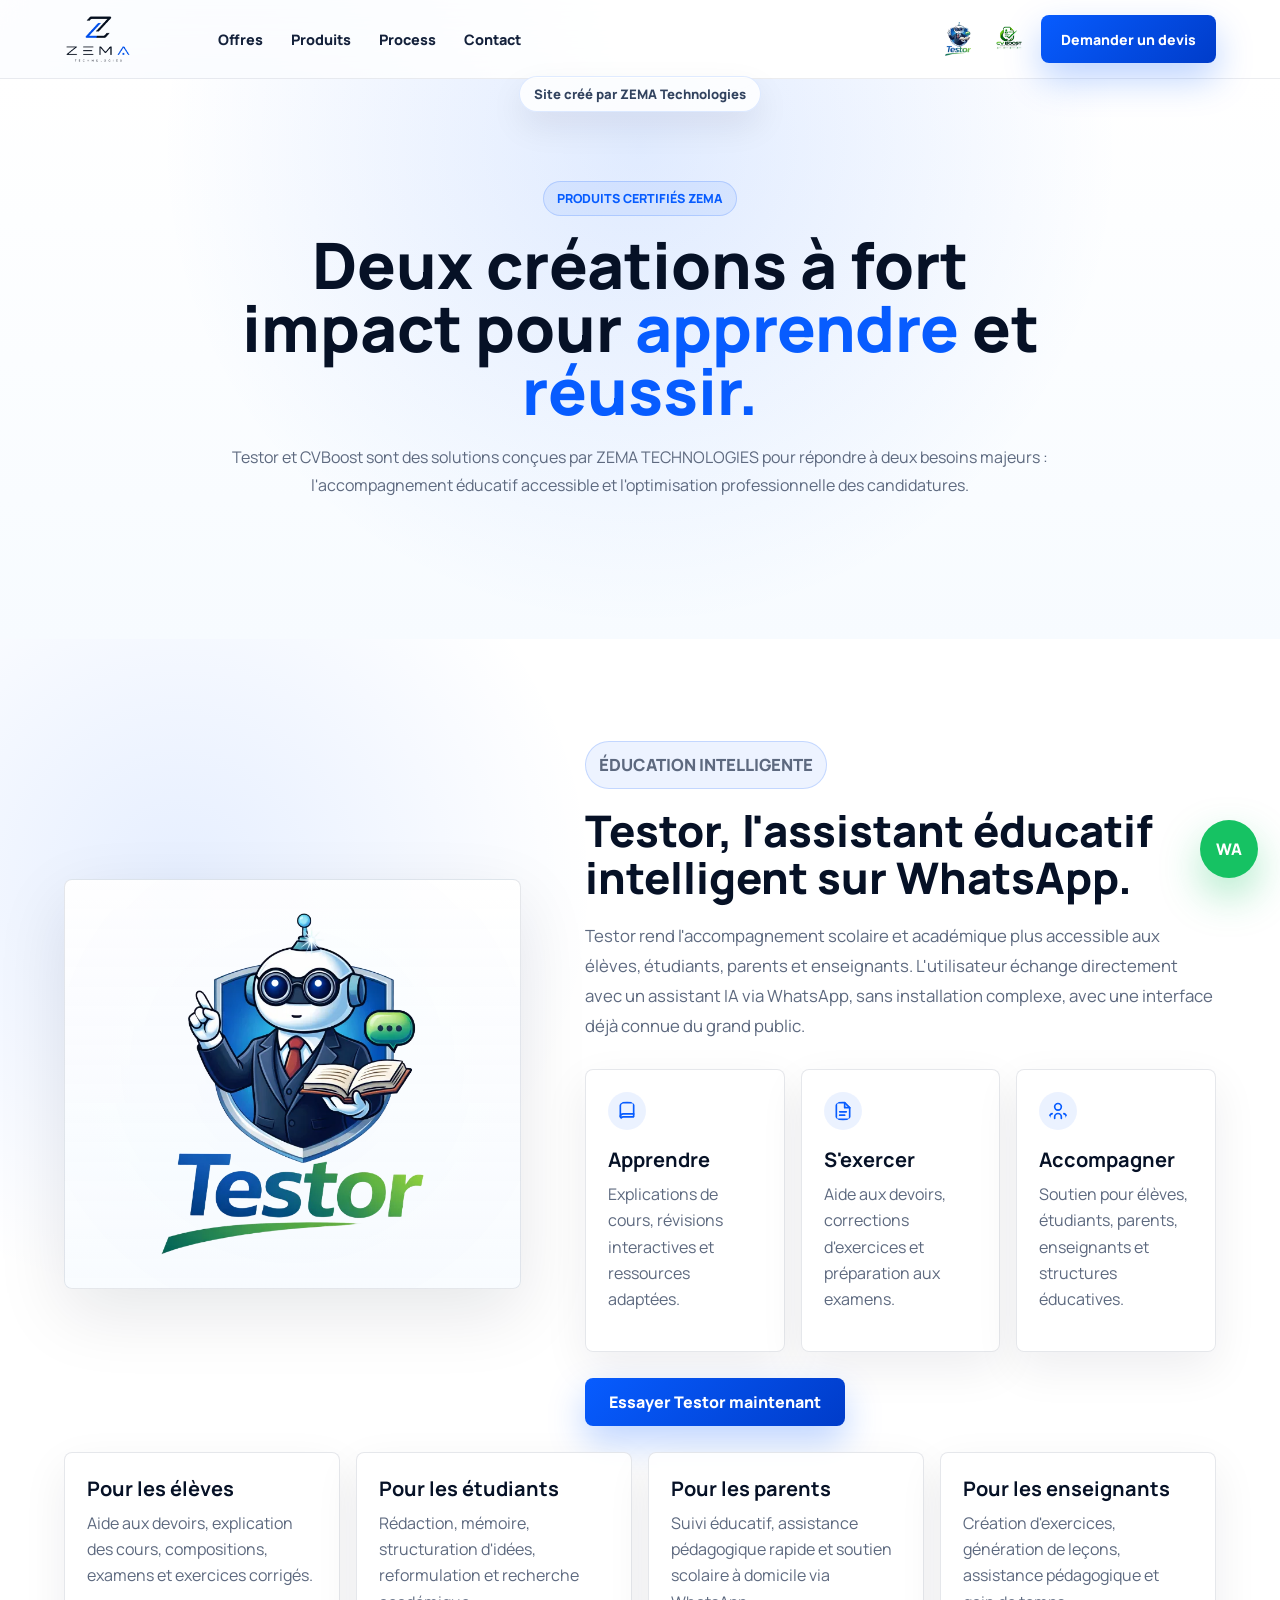
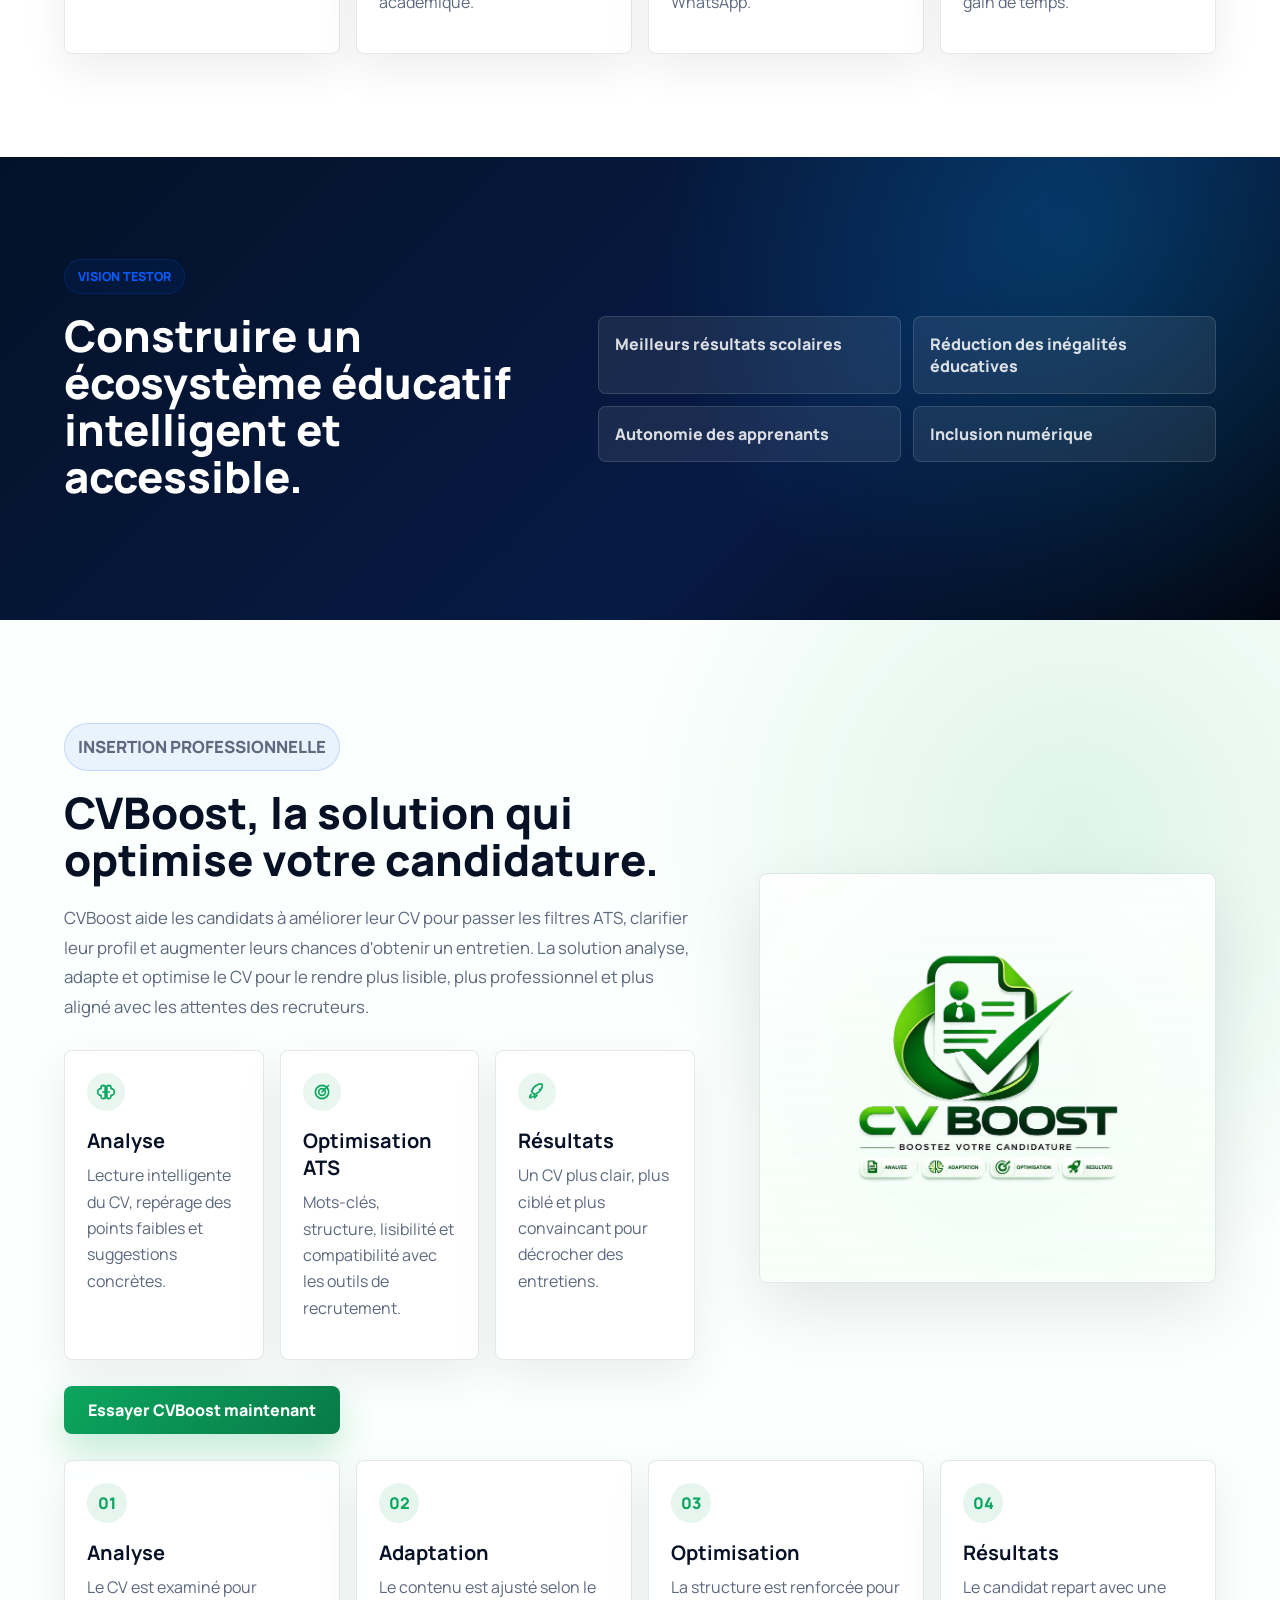
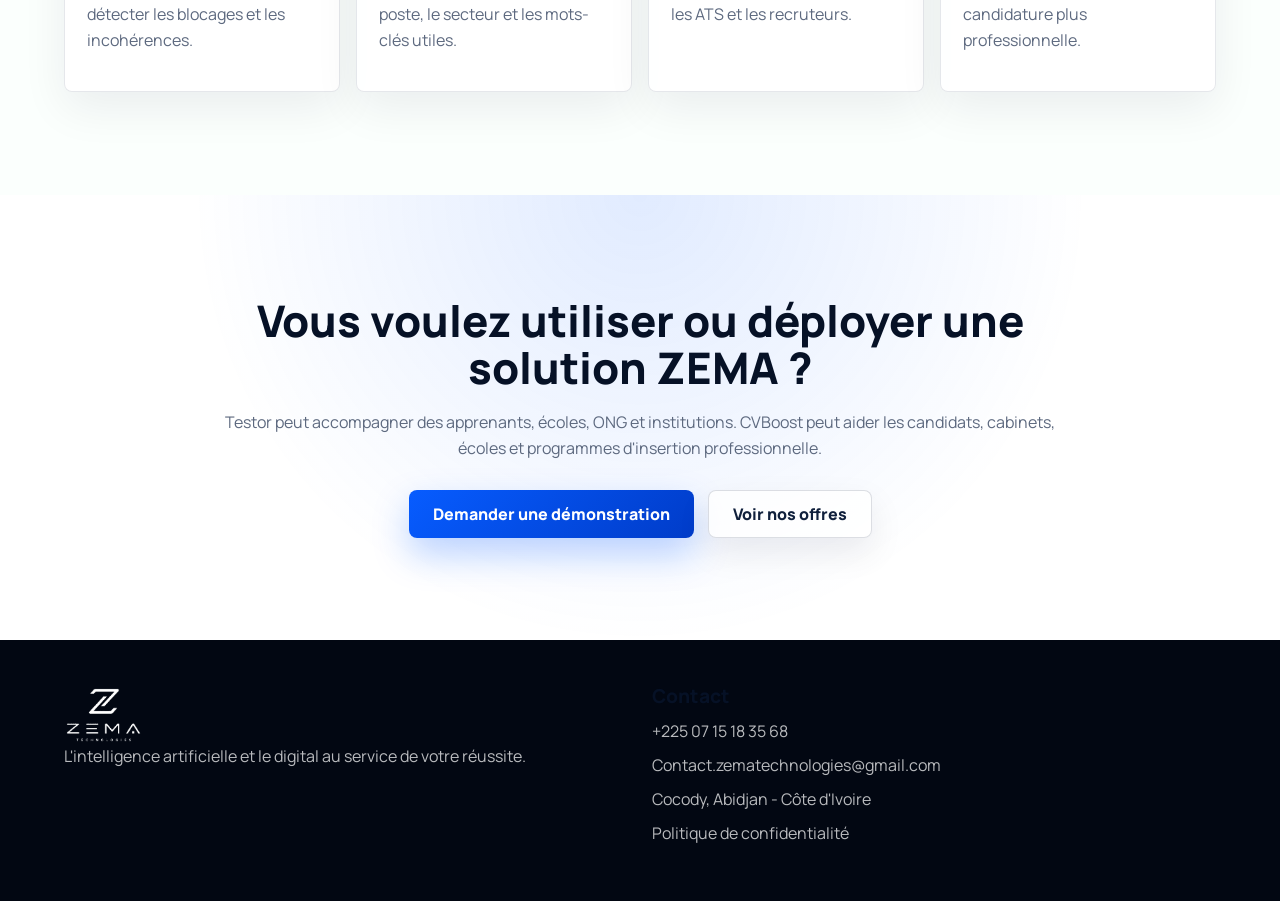
<file: produits.html>
<!doctype html>
<html lang="fr">
  <head>
    <meta charset="utf-8" />
    <meta name="viewport" content="width=device-width, initial-scale=1" />
    <title>Produits ZEMA | Testor et CVBoost</title>
    <meta name="description" content="D&eacute;couvrez Testor et CVBoost, deux cr&eacute;ations certifi&eacute;es ZEMA TECHNOLOGIES pour l&rsquo;&eacute;ducation, l&rsquo;apprentissage, l&rsquo;optimisation CV et l&rsquo;insertion professionnelle." />
    <meta name="robots" content="index, follow" />
    <meta name="author" content="ZEMA TECHNOLOGIES" />
    <meta name="theme-color" content="#0b5cff" />
    <link rel="canonical" href="https://www.zematechnologies.com/produits" />
    <link rel="icon" href="/favicon.ico" sizes="any" />
    <link rel="icon" type="image/png" sizes="32x32" href="/assets/favicon-32.png" />
    <link rel="apple-touch-icon" sizes="180x180" href="/assets/favicon-180.png" />
    <link rel="manifest" href="/site.webmanifest" />
    <meta property="og:type" content="website" />
    <meta property="og:locale" content="fr_CI" />
    <meta property="og:site_name" content="ZEMA TECHNOLOGIES" />
    <meta property="og:title" content="Testor et CVBoost | Cr&eacute;ations certifi&eacute;es ZEMA TECHNOLOGIES" />
    <meta property="og:description" content="Testor accompagne l&rsquo;apprentissage sur WhatsApp. CVBoost optimise les candidatures pour les filtres ATS et les recruteurs." />
    <meta property="og:url" content="https://www.zematechnologies.com/produits" />
    <meta property="og:image" content="https://www.zematechnologies.com/assets/zema-logo-full-optimized.webp" />
    <meta name="twitter:card" content="summary_large_image" />
    <meta name="twitter:title" content="Testor et CVBoost | Cr&eacute;ations certifi&eacute;es ZEMA TECHNOLOGIES" />
    <meta name="twitter:description" content="Testor accompagne l&rsquo;apprentissage sur WhatsApp. CVBoost optimise les candidatures pour les filtres ATS et les recruteurs." />
    <meta name="twitter:image" content="https://www.zematechnologies.com/assets/zema-logo-full-optimized.webp" />
    <link rel="stylesheet" href="styles.css" />
  </head>
  <body>
    <svg class="svg-sprite" aria-hidden="true">
      <symbol id="icon-brain" viewBox="0 0 24 24"><path d="M9 4a3 3 0 0 0-3 3v1a4 4 0 0 0 0 8v1a3 3 0 0 0 5 2.2V4.8A3 3 0 0 0 9 4Z"/><path d="M15 4a3 3 0 0 1 3 3v1a4 4 0 0 1 0 8v1a3 3 0 0 1-5 2.2V4.8A3 3 0 0 1 15 4Z"/><path d="M8 12h3M13 12h3"/></symbol>
      <symbol id="icon-bot" viewBox="0 0 24 24"><rect x="5" y="8" width="14" height="10" rx="3"/><path d="M12 8V4M9 13h.1M15 13h.1M8 18l-2 3M16 18l2 3"/></symbol>
      <symbol id="icon-file" viewBox="0 0 24 24"><path d="M14 2H6a2 2 0 0 0-2 2v16a2 2 0 0 0 2 2h12a2 2 0 0 0 2-2V8Z"/><path d="M14 2v6h6M8 13h8M8 17h6"/></symbol>
      <symbol id="icon-target" viewBox="0 0 24 24"><circle cx="12" cy="12" r="8"/><circle cx="12" cy="12" r="4"/><path d="M12 12 21 3"/></symbol>
      <symbol id="icon-rocket" viewBox="0 0 24 24"><path d="M5 15c-1.2 1-1.8 2.4-2 4.2 1.8-.2 3.2-.8 4.2-2"/><path d="M9 15 5.5 11.5c.7-2.6 2.3-5 4.5-6.7 2.2-1.8 5-2.8 8.5-2.8.1 3.5-.9 6.3-2.7 8.5A15 15 0 0 1 9 15Z"/><path d="m15 9 .1.1"/><path d="M9 15v4l3-3"/></symbol>
      <symbol id="icon-users" viewBox="0 0 24 24"><path d="M16 21v-2a4 4 0 0 0-8 0v2"/><circle cx="12" cy="7" r="4"/><path d="M22 21v-2a4 4 0 0 0-3-3.8M2 21v-2a4 4 0 0 1 3-3.8"/></symbol>
      <symbol id="icon-book" viewBox="0 0 24 24"><path d="M4 5.5A3.5 3.5 0 0 1 7.5 2H20v17H7.5A3.5 3.5 0 0 0 4 22V5.5Z"/><path d="M4 19a3.5 3.5 0 0 1 3.5-3.5H20"/></symbol>
      <symbol id="icon-bolt" viewBox="0 0 24 24"><path d="m13 2-9 12h7l-1 8 9-12h-7l1-8Z"/></symbol>
    </svg>

    <header class="site-header" aria-label="Navigation principale">
      <a class="brand" href="index.html" aria-label="ZEMA TECHNOLOGIES">
        <img src="assets/zema-logo-transparent.png" alt="Logo ZEMA TECHNOLOGIES" />
      </a>
      <nav class="nav-links" aria-label="Sections du site">
        <a href="offres.html">Offres</a>
        <a href="produits.html" aria-current="page">Produits</a>
        <a href="process.html">Process</a>
        <a href="contact.html">Contact</a>
      </nav>
      <p class="site-credit">Site créé par ZEMA Technologies</p>
      <div class="header-actions">
        <div class="header-products" aria-label="Produits ZEMA">
          <a href="produits.html#testor" title="Testor"><img src="assets/testor-logo-icon.webp" width="24" height="24" alt="Testor" /></a>
          <a href="produits.html#cvboost" title="CVBoost"><img src="assets/cvboost-logo-icon.webp" width="24" height="24" alt="CVBoost" /></a>
        </div>
        <a class="header-cta" href="contact.html?type=devis">Demander un devis</a>
      </div>
    </header>

    <main>
      <section class="products-page-hero section-band">
        <div class="section-heading">
          <p class="eyebrow">Produits certifiés ZEMA</p>
          <h1>Deux créations à fort impact pour <span>apprendre</span> et <span>réussir.</span></h1>
          <p>
            Testor et CVBoost sont des solutions conçues par ZEMA TECHNOLOGIES
            pour répondre à deux besoins majeurs : l'accompagnement éducatif
            accessible et l'optimisation professionnelle des candidatures.
          </p>
        </div>
      </section>

      <section id="testor" class="product-deep product-testor section-band">
        <div class="product-deep-grid">
          <div class="product-visual">
            <img decoding="async" loading="lazy" src="assets/testor-logo-optimized.webp" alt="Logo Testor" />
          </div>
          <div class="product-copy">
            <p class="eyebrow">Éducation intelligente</p>
            <h2>Testor, l'assistant éducatif intelligent sur WhatsApp.</h2>
            <p>
              Testor rend l'accompagnement scolaire et académique plus accessible
              aux élèves, étudiants, parents et enseignants. L'utilisateur échange
              directement avec un assistant IA via WhatsApp, sans installation
              complexe, avec une interface déjà connue du grand public.
            </p>
            <div class="product-points">
              <article><svg><use href="#icon-book"></use></svg><h3>Apprendre</h3><p>Explications de cours, révisions interactives et ressources adaptées.</p></article>
              <article><svg><use href="#icon-file"></use></svg><h3>S'exercer</h3><p>Aide aux devoirs, corrections d'exercices et préparation aux examens.</p></article>
              <article><svg><use href="#icon-users"></use></svg><h3>Accompagner</h3><p>Soutien pour élèves, étudiants, parents, enseignants et structures éducatives.</p></article>
            </div>
            <div class="product-actions">
              <a class="primary-btn" href="https://wa.me/2250502138185" target="_blank" rel="noopener">Essayer Testor maintenant</a>
            </div>
          </div>
        </div>

        <div class="audience-grid">
          <article><h3>Pour les élèves</h3><p>Aide aux devoirs, explication des cours, compositions, examens et exercices corrigés.</p></article>
          <article><h3>Pour les étudiants</h3><p>Rédaction, mémoire, structuration d'idées, reformulation et recherche académique.</p></article>
          <article><h3>Pour les parents</h3><p>Suivi éducatif, assistance pédagogique rapide et soutien scolaire à domicile via WhatsApp.</p></article>
          <article><h3>Pour les enseignants</h3><p>Création d'exercices, génération de leçons, assistance pédagogique et gain de temps.</p></article>
        </div>
      </section>

      <section class="impact-strip section-band">
        <div>
          <p class="eyebrow">Vision Testor</p>
          <h2>Construire un écosystème éducatif intelligent et accessible.</h2>
        </div>
        <div class="impact-list">
          <span>Meilleurs résultats scolaires</span>
          <span>Réduction des inégalités éducatives</span>
          <span>Autonomie des apprenants</span>
          <span>Inclusion numérique</span>
        </div>
      </section>

      <section id="cvboost" class="product-deep product-cvboost section-band">
        <div class="product-deep-grid reverse">
          <div class="product-copy">
            <p class="eyebrow">Insertion professionnelle</p>
            <h2>CVBoost, la solution qui optimise votre candidature.</h2>
            <p>
              CVBoost aide les candidats à améliorer leur CV pour passer les
              filtres ATS, clarifier leur profil et augmenter leurs chances
              d'obtenir un entretien. La solution analyse, adapte et optimise le
              CV pour le rendre plus lisible, plus professionnel et plus aligné
              avec les attentes des recruteurs.
            </p>
            <div class="product-points">
              <article><svg><use href="#icon-brain"></use></svg><h3>Analyse</h3><p>Lecture intelligente du CV, repérage des points faibles et suggestions concrètes.</p></article>
              <article><svg><use href="#icon-target"></use></svg><h3>Optimisation ATS</h3><p>Mots-clés, structure, lisibilité et compatibilité avec les outils de recrutement.</p></article>
              <article><svg><use href="#icon-rocket"></use></svg><h3>Résultats</h3><p>Un CV plus clair, plus ciblé et plus convaincant pour décrocher des entretiens.</p></article>
            </div>
            <div class="product-actions">
              <a class="primary-btn cvboost-btn" href="https://cvboost-iba3.onrender.com/" target="_blank" rel="noopener">Essayer CVBoost maintenant</a>
            </div>
          </div>
          <div class="product-visual">
            <img decoding="async" loading="lazy" src="assets/cvboost-logo-optimized.webp" alt="Logo CVBoost" />
          </div>
        </div>

        <div class="cvboost-flow">
          <article><span>01</span><h3>Analyse</h3><p>Le CV est examiné pour détecter les blocages et les incohérences.</p></article>
          <article><span>02</span><h3>Adaptation</h3><p>Le contenu est ajusté selon le poste, le secteur et les mots-clés utiles.</p></article>
          <article><span>03</span><h3>Optimisation</h3><p>La structure est renforcée pour les ATS et les recruteurs.</p></article>
          <article><span>04</span><h3>Résultats</h3><p>Le candidat repart avec une candidature plus professionnelle.</p></article>
        </div>
      </section>

      <section class="products-cta section-band">
        <h2>Vous voulez utiliser ou déployer une solution ZEMA ?</h2>
        <p>
          Testor peut accompagner des apprenants, écoles, ONG et institutions.
          CVBoost peut aider les candidats, cabinets, écoles et programmes
          d'insertion professionnelle.
        </p>
        <div class="offers-page-actions">
          <a class="primary-btn" href="contact.html?type=devis">Demander une démonstration</a>
          <a class="secondary-btn" href="offres.html">Voir nos offres</a>
        </div>
      </section>
    </main>

    <footer class="footer">
      <div>
        <img src="assets/zema-logo-transparent.png" alt="Logo ZEMA TECHNOLOGIES" />
        <p>L'intelligence artificielle et le digital au service de votre réussite.</p>
      </div>
      <div>
        <h2>Contact</h2>
        <p>+225 07 15 18 35 68</p>
        <p>Contact.zematechnologies@gmail.com</p>
        <p>Cocody, Abidjan - Côte d'Ivoire</p>
        <p><a href="politique-confidentialite.html">Politique de confidentialit&eacute;</a></p>
      </div>
    </footer>

    <a class="whatsapp" href="https://wa.me/2250715183568" target="_blank" rel="noopener" onclick="window.open(this.href, '_blank', 'noopener'); return false;" aria-label="Contact WhatsApp ZEMA">WA</a>
    <script src="script.js?v=3"></script>
  </body>
</html>
</file>
<file: styles.css>
@import url("https://fonts.googleapis.com/css2?family=Manrope:wght@400;500;600;700;800&display=swap");

:root {
  --ink: #061126;
  --muted: #5d697f;
  --line: rgba(7, 24, 58, 0.12);
  --blue: #075cff;
  --blue-2: #00a8ff;
  --green: #0ba65f;
  --violet: #6533d9;
  --panel: rgba(255, 255, 255, 0.84);
  --shadow: 0 24px 70px rgba(6, 17, 38, 0.12);
}

* {
  box-sizing: border-box;
}

html {
  scroll-behavior: smooth;
}

body {
  margin: 0;
  min-width: 320px;
  color: var(--ink);
  font-family:
    Manrope, -apple-system, BlinkMacSystemFont, "SF Pro Display", "Segoe UI",
    ui-sans-serif, system-ui, sans-serif;
  background:
    radial-gradient(circle at 18% 5%, rgba(7, 92, 255, 0.16), transparent 29rem),
    radial-gradient(circle at 86% 13%, rgba(0, 168, 255, 0.13), transparent 31rem),
    linear-gradient(180deg, #ffffff 0%, #f7fbff 44%, #ffffff 100%);
  overflow-x: hidden;
}

a {
  color: inherit;
  text-decoration: none;
}

img,
svg {
  display: block;
}

img {
  max-width: 100%;
}

svg {
  width: 1.15em;
  height: 1.15em;
  fill: none;
  stroke: currentColor;
  stroke-linecap: round;
  stroke-linejoin: round;
  stroke-width: 2;
}

.svg-sprite {
  position: absolute;
  width: 0;
  height: 0;
  overflow: hidden;
}

.site-header {
  position: sticky;
  top: 0;
  z-index: 20;
  display: flex;
  align-items: center;
  justify-content: space-between;
  width: 100%;
  min-height: 78px;
  padding: 14px clamp(18px, 5vw, 76px);
  border-bottom: 1px solid rgba(7, 24, 58, 0.08);
  background: rgba(255, 255, 255, 0.82);
  backdrop-filter: blur(20px);
}

.brand img {
  width: 154px;
  height: 50px;
  object-fit: contain;
  object-position: left center;
}

.nav-links {
  display: flex;
  gap: clamp(16px, 2.2vw, 34px);
  color: #14213b;
  font-size: 0.9rem;
  font-weight: 800;
}

.nav-links a {
  position: relative;
}

.nav-links a::after {
  position: absolute;
  left: 0;
  bottom: -8px;
  width: 0;
  height: 2px;
  border-radius: 999px;
  background: var(--blue);
  content: "";
  transition: width 180ms ease;
}

.nav-links a:hover::after {
  width: 100%;
}

.site-credit {
  position: absolute;
  left: 50%;
  bottom: -34px;
  z-index: 3;
  margin: 0;
  padding: 8px 14px;
  transform: translateX(-50%);
  border: 1px solid rgba(7, 92, 255, 0.12);
  border-radius: 999px;
  color: #32435f;
  background: rgba(255, 255, 255, 0.84);
  box-shadow: 0 14px 34px rgba(6, 17, 38, 0.08);
  backdrop-filter: blur(14px);
  font-size: 0.82rem;
  font-weight: 800;
  white-space: nowrap;
}

.header-actions {
  display: flex !important;
  align-items: center;
  justify-content: flex-end;
  gap: 10px;
  flex: 0 0 auto;
  flex-wrap: nowrap;
  margin-left: auto;
  min-width: fit-content;
}

.header-cta,
.primary-btn,
.secondary-btn,
.product-card a,
.panel-btn,
.contact-form button {
  display: inline-flex;
  align-items: center;
  justify-content: center;
  min-height: 48px;
  border-radius: 8px;
  font-weight: 900;
  transition: transform 180ms ease, box-shadow 180ms ease;
}

.header-cta,
.primary-btn,
.contact-form button {
  color: white;
  background: linear-gradient(135deg, var(--blue), #003cc9);
  box-shadow: 0 16px 36px rgba(7, 92, 255, 0.27);
}

.header-cta {
  padding: 0 20px;
  font-size: 0.88rem;
}

.header-cta:hover,
.primary-btn:hover,
.secondary-btn:hover,
.product-card a:hover,
.panel-btn:hover,
.contact-form button:hover {
  transform: translateY(-2px);
}

.section-band {
  width: 100%;
  padding: clamp(58px, 8vw, 106px) clamp(18px, 5vw, 76px);
}

.hero {
  position: relative;
  min-height: calc(100vh - 78px);
  display: flex;
  align-items: center;
}

.hero::before {
  position: absolute;
  inset: auto 0 0;
  height: 44%;
  background:
    linear-gradient(rgba(7, 92, 255, 0.055) 1px, transparent 1px),
    linear-gradient(90deg, rgba(7, 92, 255, 0.055) 1px, transparent 1px);
  background-size: 42px 42px;
  mask-image: linear-gradient(transparent, black);
  pointer-events: none;
  content: "";
}

.hero-grid {
  position: relative;
  display: grid;
  grid-template-columns: minmax(0, 1fr) minmax(500px, 0.96fr);
  gap: clamp(54px, 7vw, 112px);
  align-items: center;
  width: 100%;
}

.header-products {
  display: flex !important;
  align-items: center;
  justify-content: center;
  flex: 0 0 auto;
  flex-direction: row !important;
  gap: 7px;
  width: auto;
  height: 44px;
  max-width: none;
  overflow: hidden;
}

.header-products a {
  display: inline-grid !important;
  place-items: center;
  flex: 0 0 44px;
  width: 44px;
  min-width: 44px;
  max-width: 44px;
  height: 44px;
  min-height: 44px;
  max-height: 44px;
  border: 0;
  border-radius: 8px;
  background: transparent;
  box-shadow: none;
  backdrop-filter: none;
  transition: transform 180ms ease, box-shadow 180ms ease;
}

.header-products a:hover {
  transform: translateY(-2px);
  box-shadow: none;
}

.header-products img {
  display: block !important;
  width: 38px !important;
  min-width: 38px !important;
  max-width: 38px !important;
  height: 38px !important;
  min-height: 38px !important;
  max-height: 38px !important;
  object-fit: contain !important;
}

.eyebrow {
  display: inline-flex;
  align-items: center;
  gap: 8px;
  width: fit-content;
  margin: 0 0 18px;
  padding: 8px 13px;
  border: 1px solid rgba(7, 92, 255, 0.18);
  border-radius: 999px;
  color: var(--blue);
  background: rgba(7, 92, 255, 0.07);
  font-size: 0.78rem;
  font-weight: 900;
  letter-spacing: 0;
  text-transform: uppercase;
}

h1,
h2,
h3,
h4,
p {
  margin-top: 0;
}

h1,
h2,
.product-card h3,
.offer-title h3,
.offer-title h4 {
  font-family:
    Manrope, -apple-system, BlinkMacSystemFont, "SF Pro Display", "Segoe UI",
    ui-sans-serif, system-ui, sans-serif;
  letter-spacing: 0;
}

h1 {
  max-width: 850px;
  margin-bottom: 24px;
  font-size: clamp(3rem, 5.8vw, 5.9rem);
  line-height: 0.98;
  font-weight: 800;
}

h1 span,
h2 span,
.founder-copy h2 span,
.contact h2 span {
  color: var(--blue);
}

.hero-text {
  max-width: 780px;
  color: #26354f;
  font-size: clamp(1.02rem, 1.25vw, 1.22rem);
  line-height: 1.72;
}

.hero-actions {
  display: flex;
  flex-wrap: wrap;
  gap: 16px;
  margin-top: 30px;
}

.primary-btn,
.secondary-btn {
  padding: 0 24px;
}

.secondary-btn {
  border: 1px solid rgba(7, 24, 58, 0.14);
  color: #10203c;
  background: rgba(255, 255, 255, 0.78);
  box-shadow: 0 14px 34px rgba(6, 17, 38, 0.08);
}

.trust-strip {
  display: grid;
  grid-template-columns: repeat(3, minmax(0, 1fr));
  gap: 12px;
  margin-top: 30px;
  max-width: 700px;
}

.trust-strip span {
  display: grid;
  grid-template-columns: 38px 1fr;
  grid-template-rows: auto auto;
  column-gap: 10px;
  align-items: center;
  padding: 14px;
  border: 1px solid rgba(7, 24, 58, 0.1);
  border-radius: 8px;
  color: var(--muted);
  background: rgba(255, 255, 255, 0.74);
  font-weight: 800;
}

.trust-strip svg {
  grid-row: 1 / 3;
  width: 38px;
  height: 38px;
  padding: 9px;
  border-radius: 50%;
  color: var(--blue);
  background: rgba(7, 92, 255, 0.08);
}

.trust-strip strong {
  color: var(--blue);
  font-size: 1.25rem;
  line-height: 1;
}

.trust-strip small {
  font-size: 0.78rem;
  line-height: 1.2;
}

.orbital-stage {
  position: relative;
  width: min(100%, 650px);
  min-height: clamp(560px, 47vw, 760px);
  margin-left: auto;
  isolation: isolate;
}

.orbit-ring {
  position: absolute;
  inset: 10% 7% 8%;
  border: 2px dashed rgba(7, 92, 255, 0.2);
  border-radius: 50%;
  animation: spin 28s linear infinite;
}

.glass-sphere {
  position: absolute;
  left: 50%;
  top: 45%;
  z-index: 3;
  display: grid;
  place-items: center;
  width: min(36vw, 246px);
  aspect-ratio: 1;
  transform: translate(-50%, -50%);
  border: 1px solid rgba(255, 255, 255, 0.95);
  border-radius: 50%;
  background:
    radial-gradient(circle at 35% 30%, rgba(255, 255, 255, 0.95), rgba(217, 235, 255, 0.76) 36%, rgba(76, 143, 255, 0.34) 68%, rgba(255, 255, 255, 0.22)),
    linear-gradient(145deg, rgba(255, 255, 255, 0.7), rgba(7, 92, 255, 0.22));
  box-shadow:
    inset 0 0 48px rgba(255, 255, 255, 0.55),
    inset 0 -30px 60px rgba(7, 92, 255, 0.22),
    0 34px 80px rgba(7, 92, 255, 0.24);
  backdrop-filter: blur(12px);
  animation: float 4s ease-in-out infinite;
}

.glass-sphere img {
  width: 60%;
  object-fit: contain;
}

.orbit-card {
  position: absolute;
  z-index: 4;
  display: inline-flex;
  align-items: center;
  justify-content: center;
  gap: 10px;
  min-width: 178px;
  max-width: 270px;
  padding: 12px 15px;
  border: 1px solid rgba(7, 24, 58, 0.1);
  border-radius: 8px;
  color: #0d1a32;
  background: rgba(255, 255, 255, 0.94);
  box-shadow: 0 16px 42px rgba(6, 17, 38, 0.1);
  font-size: 0.84rem;
  font-weight: 800;
  line-height: 1.2;
  text-align: center;
  backdrop-filter: blur(16px);
  transform: translate(-50%, -50%);
}

.orbit-card svg {
  flex: 0 0 auto;
  width: 28px;
  height: 28px;
  padding: 6px;
  border: 1px solid rgba(7, 92, 255, 0.16);
  border-radius: 50%;
  color: var(--blue);
  background:
    radial-gradient(circle at 35% 25%, rgba(255, 255, 255, 0.95), rgba(7, 92, 255, 0.08)),
    rgba(7, 92, 255, 0.04);
  box-shadow: inset 0 0 0 1px rgba(255, 255, 255, 0.6);
  stroke-width: 1.65;
}

.card-ai { top: 8%; left: 50%; min-width: 252px; }
.card-web { top: 18%; left: 18%; min-width: 198px; }
.card-app { top: 18%; left: 82%; min-width: 224px; }
.card-transform { top: 55%; left: 8%; min-width: 188px; max-width: 188px; }
.card-auto { top: 55%; left: 92%; min-width: 190px; max-width: 190px; }
.card-training { top: 85%; left: 24%; min-width: 198px; }
.card-business { top: 85%; left: 76%; min-width: 226px; }

.section-heading {
  max-width: 900px;
  margin: 0 auto 38px;
  text-align: center;
}

.section-heading .eyebrow {
  margin-inline: auto;
}

h2 {
  margin-bottom: 18px;
  color: var(--ink);
  font-size: clamp(1.85rem, 3.4vw, 3.55rem);
  line-height: 1.08;
  font-weight: 800;
}

h3 {
  margin-bottom: 10px;
  font-size: 1.25rem;
}

.feature-grid,
.service-columns,
.product-grid,
.timeline,
.mission-grid {
  display: grid;
  gap: 18px;
  width: 100%;
}

.feature-grid {
  grid-template-columns: repeat(6, 1fr);
}

.feature-grid article,
.service-panel,
.timeline article,
.mission-grid article,
.contact-form {
  border: 1px solid var(--line);
  border-radius: 8px;
  background: var(--panel);
  box-shadow: 0 16px 50px rgba(6, 17, 38, 0.07);
  backdrop-filter: blur(14px);
}

.feature-grid article {
  padding: 24px 18px;
  text-align: center;
}

.feature-grid span,
.timeline span,
.mission-grid span {
  display: inline-grid;
  place-items: center;
  width: 44px;
  height: 44px;
  margin-bottom: 18px;
  border-radius: 50%;
  color: var(--blue);
  background: rgba(7, 92, 255, 0.08);
  box-shadow: inset 0 0 0 1px rgba(7, 92, 255, 0.14);
}

.feature-grid h3,
.timeline h3,
.mission-grid h3 {
  color: #101b31;
}

.feature-grid p,
.service-panel p,
.service-panel li,
.product-card p,
.product-card li,
.timeline p,
.mission-grid p,
.founder-copy p,
.contact p,
.footer p,
.offer-card p,
.offer-card small,
.offer-card blockquote {
  color: var(--muted);
  line-height: 1.62;
}

.services {
  background:
    linear-gradient(180deg, rgba(7, 92, 255, 0.04), rgba(255, 255, 255, 0)),
    #fbfdff;
}

.service-columns {
  grid-template-columns: repeat(3, 1fr);
}

.service-panel {
  position: relative;
  padding: clamp(24px, 3vw, 34px);
}

.panel-tag,
.offer-pill {
  width: fit-content;
  margin-bottom: 16px;
  padding: 8px 15px;
  border-radius: 999px;
  color: white;
  font-weight: 900;
}

.service-panel h3 {
  display: flex;
  align-items: center;
  gap: 10px;
  color: #101b31;
}

.service-panel h3 svg {
  color: currentColor;
}

.individual .panel-tag,
.offer-individual .offer-pill {
  background: var(--blue);
}

.business .panel-tag,
.offer-business .offer-pill {
  background: var(--green);
}

.corporate .panel-tag,
.offer-corporate .offer-pill {
  background: var(--violet);
}

.icon-list,
.offer-card ul,
.product-card ul {
  display: grid;
  gap: 13px;
  padding: 0;
  list-style: none;
}

.icon-list li {
  display: grid;
  grid-template-columns: 32px 1fr;
  gap: 10px;
  align-items: start;
}

.icon-list span,
.offer-card li > span {
  display: grid;
  place-items: center;
  width: 32px;
  height: 32px;
  border-radius: 8px;
  background: rgba(7, 92, 255, 0.08);
}

.icon-list strong,
.offer-card strong {
  display: block;
  color: #101b31;
}

.individual { border-color: rgba(7, 92, 255, 0.3); }
.business { border-color: rgba(11, 166, 95, 0.32); }
.corporate { border-color: rgba(101, 51, 217, 0.3); }

.individual h3,
.individual .icon-list span { color: var(--blue); }
.business h3,
.business .icon-list span { color: var(--green); }
.corporate h3,
.corporate .icon-list span { color: var(--violet); }

.panel-btn {
  min-height: 40px;
  margin-top: 12px;
  padding: 0 18px;
  color: white;
  background: var(--blue);
}

.business .panel-btn { background: var(--green); }
.corporate .panel-btn { background: var(--violet); }

.product-grid {
  grid-template-columns: repeat(2, 1fr);
}

.product-card {
  display: grid;
  grid-template-columns: minmax(150px, 0.44fr) 1fr;
  gap: 28px;
  align-items: center;
  min-height: 318px;
  padding: clamp(22px, 3vw, 40px);
  border-radius: 8px;
  color: white;
  overflow: hidden;
}

.product-card h3 {
  margin-bottom: 12px;
  color: white;
  font-size: clamp(2rem, 3.2vw, 3.15rem);
}

.product-card p,
.product-card li {
  color: rgba(255, 255, 255, 0.84);
}

.product-card li {
  position: relative;
  padding-left: 20px;
}

.product-card li::before {
  position: absolute;
  left: 0;
  top: 0.58em;
  width: 7px;
  height: 7px;
  border-radius: 50%;
  background: var(--blue-2);
  content: "";
}

.product-card img {
  width: 100%;
  max-height: 245px;
  object-fit: contain;
  border-radius: 8px;
  background: rgba(255, 255, 255, 0.95);
}

.product-card a {
  margin-top: 18px;
  padding: 0 18px;
  color: var(--ink);
  background: white;
}

.testor {
  background:
    radial-gradient(circle at 18% 20%, rgba(16, 185, 255, 0.46), transparent 28rem),
    linear-gradient(135deg, #031228, #071b46);
}

.cvboost {
  background:
    radial-gradient(circle at 20% 28%, rgba(20, 210, 104, 0.38), transparent 28rem),
    linear-gradient(135deg, #031228, #082711);
}

.offers {
  background:
    linear-gradient(180deg, rgba(7, 92, 255, 0.035), rgba(255, 255, 255, 0.78)),
    #f8fbff;
}

.why,
.offers,
.products,
.process,
.clients,
.founder,
.contact {
  content-visibility: auto;
  contain-intrinsic-size: auto 720px;
}

.offers-board {
  display: grid;
  grid-template-columns: repeat(3, minmax(0, 1fr));
  gap: 24px;
  width: 100%;
}

.offer-card {
  position: relative;
  display: flex;
  flex-direction: column;
  min-height: 760px;
  padding: clamp(24px, 3vw, 34px);
  border: 1px solid var(--line);
  border-radius: 8px;
  background: rgba(255, 255, 255, 0.92);
  box-shadow: 0 14px 38px rgba(6, 17, 38, 0.08);
  contain: layout paint;
}

.offer-individual { border-color: rgba(7, 92, 255, 0.32); }
.offer-business { border-color: rgba(11, 166, 95, 0.32); }
.offer-corporate { border-color: rgba(101, 51, 217, 0.32); }

.offer-title {
  display: grid;
  grid-template-columns: 64px 1fr;
  gap: 16px;
  align-items: center;
  margin-bottom: 16px;
}

.offer-title > span {
  display: grid;
  place-items: center;
  width: 64px;
  height: 64px;
  border-radius: 50%;
  color: white;
}

.offer-individual .offer-title > span { background: var(--blue); }
.offer-business .offer-title > span { background: var(--green); }
.offer-corporate .offer-title > span { background: var(--violet); }

.offer-title h3,
.offer-title h4 {
  margin: 0;
  text-transform: uppercase;
}

.offer-title h3 {
  color: var(--ink);
  font-size: clamp(1.55rem, 2.4vw, 2.55rem);
  line-height: 1;
}

.offer-title h4 {
  color: currentColor;
  font-size: clamp(1.3rem, 2vw, 2rem);
}

.offer-individual .offer-title h4,
.offer-individual li > span { color: var(--blue); }
.offer-business .offer-title h4,
.offer-business li > span { color: var(--green); }
.offer-corporate .offer-title h4,
.offer-corporate li > span { color: var(--violet); }

.offer-card ul {
  margin: 18px 0;
}

.offer-card li {
  display: grid;
  grid-template-columns: 38px 1fr;
  gap: 12px;
  align-items: start;
  padding: 13px;
  border: 1px solid rgba(7, 24, 58, 0.08);
  border-radius: 8px;
  background: rgba(255, 255, 255, 0.72);
}

.offer-card li > span {
  width: 38px;
  height: 38px;
}

.offer-card small {
  display: block;
  margin-top: 3px;
  font-size: 0.9rem;
}

.offer-card blockquote {
  margin: auto 0 0;
  padding: 18px;
  border: 1px solid currentColor;
  border-radius: 8px;
  background: rgba(7, 92, 255, 0.04);
  font-weight: 800;
}

.offer-individual blockquote { color: var(--blue); }
.offer-business blockquote { color: var(--green); background: rgba(11, 166, 95, 0.05); }
.offer-corporate blockquote { color: var(--violet); background: rgba(101, 51, 217, 0.05); }

.offers-page {
  min-height: calc(100vh - 78px);
  padding-top: clamp(88px, 8vw, 128px);
  background:
    radial-gradient(circle at 18% 9%, rgba(7, 92, 255, 0.12), transparent 28rem),
    linear-gradient(180deg, #ffffff 0%, #f8fbff 100%);
}

.offers-page .section-heading {
  max-width: 960px;
}

.offers-page .section-heading h1 {
  max-width: 980px;
  margin-inline: auto;
  margin-bottom: 18px;
  font-size: clamp(2.5rem, 5vw, 5.2rem);
  text-align: center;
}

.offers-page .section-heading p:not(.eyebrow) {
  max-width: 760px;
  margin: 0 auto;
  color: var(--muted);
  line-height: 1.7;
}

.offers-image-frame {
  max-width: 1360px;
  margin: 34px auto 0;
  border: 1px solid rgba(7, 24, 58, 0.1);
  border-radius: 8px;
  background: white;
  box-shadow: 0 26px 80px rgba(6, 17, 38, 0.14);
  overflow: hidden;
}

.offers-image-frame img {
  width: 100%;
}

.offers-page-actions {
  display: flex;
  flex-wrap: wrap;
  justify-content: center;
  gap: 14px;
  margin-top: 28px;
}

.products-page-hero {
  padding-top: clamp(88px, 8vw, 128px);
  background:
    radial-gradient(circle at 50% 12%, rgba(7, 92, 255, 0.12), transparent 30rem),
    linear-gradient(180deg, #ffffff 0%, #f7fbff 100%);
}

.products-page-hero .section-heading {
  max-width: 1040px;
}

.products-page-hero h1 {
  margin-inline: auto;
  margin-bottom: 20px;
  font-size: clamp(2.5rem, 5vw, 5.35rem);
  text-align: center;
}

.products-page-hero p:not(.eyebrow) {
  max-width: 830px;
  margin: 0 auto;
  color: var(--muted);
  line-height: 1.75;
}

.product-deep {
  background: #ffffff;
}

.product-testor {
  background:
    radial-gradient(circle at 14% 22%, rgba(7, 92, 255, 0.1), transparent 26rem),
    #ffffff;
}

.product-cvboost {
  background:
    radial-gradient(circle at 84% 18%, rgba(11, 166, 95, 0.12), transparent 28rem),
    #fbfffd;
}

.product-deep-grid {
  display: grid;
  grid-template-columns: minmax(280px, 0.42fr) minmax(0, 0.58fr);
  gap: clamp(30px, 5vw, 74px);
  align-items: center;
}

.product-deep-grid.reverse {
  grid-template-columns: minmax(0, 0.58fr) minmax(280px, 0.42fr);
}

.product-visual {
  display: grid;
  place-items: center;
  min-height: 410px;
  border: 1px solid rgba(7, 24, 58, 0.1);
  border-radius: 8px;
  background:
    linear-gradient(180deg, rgba(255, 255, 255, 0.92), rgba(247, 251, 255, 0.84)),
    radial-gradient(circle at 50% 45%, rgba(7, 92, 255, 0.12), transparent 18rem);
  box-shadow: 0 24px 70px rgba(6, 17, 38, 0.1);
  overflow: hidden;
}

.product-cvboost .product-visual {
  background:
    linear-gradient(180deg, rgba(255, 255, 255, 0.9), rgba(245, 255, 248, 0.82)),
    radial-gradient(circle at 50% 42%, rgba(11, 166, 95, 0.16), transparent 18rem);
}

.product-visual img {
  width: min(86%, 520px);
  max-height: 380px;
  object-fit: contain;
  border-radius: 8px;
}

.product-copy h2 {
  max-width: 820px;
  margin-bottom: 20px;
}

.product-copy > p {
  color: var(--muted);
  font-size: 1.05rem;
  line-height: 1.78;
}

.product-points,
.audience-grid,
.cvboost-flow {
  display: grid;
  gap: 16px;
}

.product-points {
  grid-template-columns: repeat(3, 1fr);
  margin-top: 28px;
}

.product-actions {
  display: flex;
  flex-wrap: wrap;
  gap: 14px;
  margin-top: 26px;
}

.product-actions .primary-btn {
  min-width: 250px;
  padding: 0 24px;
}

.cvboost-btn {
  background: linear-gradient(135deg, var(--green), #087a47);
  box-shadow: 0 16px 36px rgba(11, 166, 95, 0.24);
}

.product-points article,
.audience-grid article,
.cvboost-flow article {
  border: 1px solid rgba(7, 24, 58, 0.1);
  border-radius: 8px;
  background: rgba(255, 255, 255, 0.86);
  box-shadow: 0 16px 46px rgba(6, 17, 38, 0.07);
}

.product-points article {
  padding: 22px;
}

.product-points svg {
  width: 38px;
  height: 38px;
  margin-bottom: 16px;
  padding: 9px;
  border-radius: 50%;
  color: var(--blue);
  background: rgba(7, 92, 255, 0.08);
}

.product-cvboost .product-points svg {
  color: var(--green);
  background: rgba(11, 166, 95, 0.09);
}

.product-points h3,
.audience-grid h3,
.cvboost-flow h3 {
  margin-bottom: 8px;
  color: var(--ink);
}

.product-points p,
.audience-grid p,
.cvboost-flow p,
.products-cta p {
  color: var(--muted);
  line-height: 1.65;
}

.audience-grid {
  grid-template-columns: repeat(4, 1fr);
  margin-top: 26px;
}

.audience-grid article {
  padding: 22px;
}

.impact-strip {
  display: grid;
  grid-template-columns: minmax(260px, 0.45fr) minmax(0, 0.55fr);
  gap: 28px;
  align-items: center;
  color: white;
  background:
    radial-gradient(circle at 84% 18%, rgba(0, 184, 255, 0.2), transparent 26rem),
    linear-gradient(135deg, #031228, #071a45 62%, #020712);
}

.impact-strip h2 {
  color: white;
}

.impact-list {
  display: grid;
  grid-template-columns: repeat(2, 1fr);
  gap: 12px;
}

.impact-list span {
  padding: 16px;
  border: 1px solid rgba(255, 255, 255, 0.13);
  border-radius: 8px;
  background: rgba(255, 255, 255, 0.08);
  color: rgba(255, 255, 255, 0.84);
  font-weight: 800;
}

.cvboost-flow {
  grid-template-columns: repeat(4, 1fr);
  margin-top: 26px;
}

.cvboost-flow article {
  padding: 22px;
}

.cvboost-flow span {
  display: inline-grid;
  place-items: center;
  width: 40px;
  height: 40px;
  margin-bottom: 16px;
  border-radius: 50%;
  color: var(--green);
  background: rgba(11, 166, 95, 0.1);
  font-weight: 900;
}

.products-cta {
  text-align: center;
  background:
    radial-gradient(circle at 50% 0%, rgba(7, 92, 255, 0.12), transparent 28rem),
    #ffffff;
}

.products-cta h2,
.products-cta p {
  max-width: 860px;
  margin-inline: auto;
}

.timeline {
  grid-template-columns: repeat(5, 1fr);
}

.timeline article {
  padding: 24px;
  text-align: center;
}

.clients {
  overflow: hidden;
  background:
    radial-gradient(circle at 12% 20%, rgba(7, 92, 255, 0.08), transparent 24rem),
    linear-gradient(180deg, #ffffff 0%, #f7fbff 100%);
}

.clients .section-heading {
  max-width: 900px;
}

.clients .section-heading p:not(.eyebrow) {
  max-width: 760px;
  margin-inline: auto;
  color: var(--muted);
  line-height: 1.7;
}

.client-carousel {
  position: relative;
  margin-top: 30px;
  max-width: 760px;
  margin-inline: auto;
  overflow: hidden;
  border: 1px solid rgba(7, 24, 58, 0.1);
  border-radius: 8px;
  background: rgba(255, 255, 255, 0.82);
  box-shadow: 0 18px 50px rgba(6, 17, 38, 0.06);
}

.client-carousel::before,
.client-carousel::after {
  position: absolute;
  top: 0;
  z-index: 2;
  width: 130px;
  height: 100%;
  pointer-events: none;
  content: "";
}

.client-carousel::before {
  left: 0;
  background: linear-gradient(90deg, #ffffff, rgba(255, 255, 255, 0));
}

.client-carousel::after {
  right: 0;
  background: linear-gradient(270deg, #ffffff, rgba(255, 255, 255, 0));
}

.client-track {
  display: flex;
  gap: 16px;
  width: max-content;
  padding: 18px;
  animation: clientSlide 18s linear infinite;
  animation-play-state: paused;
  will-change: transform;
}

.client-carousel.is-active .client-track {
  animation-play-state: running;
}

.client-carousel:hover .client-track {
  animation-play-state: paused;
}

.client-logo {
  display: grid;
  place-items: center;
  width: 164px;
  height: 98px;
  flex: 0 0 auto;
  border: 1px solid rgba(7, 24, 58, 0.08);
  border-radius: 8px;
  background: #ffffff;
  box-shadow: 0 10px 30px rgba(6, 17, 38, 0.05);
}

.client-logo img {
  width: 122px;
  height: 66px;
  object-fit: contain;
}

@keyframes clientSlide {
  from {
    transform: translateX(0);
  }

  to {
    transform: translateX(calc(-50% - 24px));
  }
}

.founder {
  display: grid;
  grid-template-columns: minmax(340px, 0.52fr) minmax(0, 0.48fr);
  gap: 22px;
  align-items: stretch;
}

.founder-copy {
  display: flex;
  min-height: 460px;
  flex-direction: column;
  justify-content: center;
  overflow: hidden;
  padding: clamp(30px, 5vw, 70px);
  border: 1px solid rgba(7, 24, 58, 0.1);
  border-radius: 8px;
  color: var(--ink);
  background:
    radial-gradient(circle at 70% 20%, rgba(7, 92, 255, 0.12), transparent 20rem),
    linear-gradient(135deg, #ffffff 0%, #f5f9ff 100%);
  box-shadow: 0 14px 36px rgba(6, 17, 38, 0.07);
  contain: layout paint;
}

.contact h2 {
  color: white;
}

.founder-logo {
  width: min(100%, 360px);
  max-height: 180px;
  margin: 0 0 28px;
  object-fit: contain;
  object-position: left center;
  mix-blend-mode: multiply;
}

.founder-copy h2 {
  max-width: 600px;
  font-size: clamp(2.15rem, 3vw, 3.45rem);
  line-height: 1.06;
}

.founder-copy p {
  max-width: 680px;
  color: var(--muted);
}

.mission-grid {
  grid-template-columns: 1fr;
}

.mission-grid article {
  padding: 28px;
}

.mission-grid article > span {
  margin-bottom: 14px;
}

.contact {
  display: grid;
  grid-template-columns: minmax(0, 0.95fr) minmax(340px, 0.55fr);
  gap: clamp(24px, 6vw, 80px);
  align-items: center;
  color: white;
  background:
    radial-gradient(circle at 80% 20%, rgba(0, 184, 255, 0.25), transparent 25rem),
    linear-gradient(135deg, #031228, #071a45 58%, #020712);
}

.contact .eyebrow {
  color: #9ddfff;
  border-color: rgba(157, 223, 255, 0.28);
  background: rgba(157, 223, 255, 0.1);
}

.contact p {
  max-width: 730px;
  color: rgba(255, 255, 255, 0.78);
}

.contact-form {
  display: grid;
  gap: 16px;
  padding: 24px;
  background: rgba(255, 255, 255, 0.1);
}

.contact-form label {
  display: grid;
  gap: 8px;
  color: rgba(255, 255, 255, 0.85);
  font-weight: 800;
}

.contact-form input,
.contact-form select,
.contact-form textarea {
  width: 100%;
  border: 1px solid rgba(255, 255, 255, 0.17);
  border-radius: 8px;
  padding: 14px 15px;
  color: white;
  background: rgba(255, 255, 255, 0.08);
  font: inherit;
}

.contact-form input::placeholder,
.contact-form textarea::placeholder {
  color: rgba(255, 255, 255, 0.52);
}

.contact-form select option {
  color: var(--ink);
}

.form-success {
  margin: 0;
  padding: 12px 14px;
  border: 1px solid rgba(11, 166, 95, 0.2);
  border-radius: 8px;
  color: #087246 !important;
  background: rgba(11, 166, 95, 0.09);
  font-weight: 900;
}

.contact-form button {
  border: 0;
  cursor: pointer;
  font: inherit;
}

.process-page-hero,
.contact-page {
  padding-top: clamp(88px, 8vw, 128px);
  background:
    radial-gradient(circle at 50% 12%, rgba(7, 92, 255, 0.12), transparent 30rem),
    linear-gradient(180deg, #ffffff 0%, #f8fbff 100%);
}

.process-page-hero .section-heading,
.contact-page .section-heading {
  max-width: 980px;
}

.process-page-hero .section-heading {
  text-align: center;
}

.process-page-hero h1 {
  max-width: 1040px;
  margin-inline: auto;
  margin-bottom: 20px;
  font-size: clamp(2.4rem, 4.7vw, 5rem);
  line-height: 1;
  text-align: center;
}

.process-page-hero .section-heading p:not(.eyebrow) {
  max-width: 780px;
  margin: 0 auto;
  color: var(--muted);
  line-height: 1.75;
  text-align: center;
}

.contact-info h1 {
  margin-bottom: 20px;
  font-size: clamp(2.4rem, 4.7vw, 5rem);
  line-height: 1;
}

.contact-info > p {
  color: var(--muted);
  line-height: 1.75;
}

.legal-page {
  min-height: calc(100vh - 78px);
  padding-top: clamp(96px, 9vw, 140px);
  background:
    radial-gradient(circle at 18% 8%, rgba(7, 92, 255, 0.12), transparent 30rem),
    linear-gradient(180deg, #ffffff 0%, #f8fbff 100%);
}

.legal-shell {
  width: min(100%, 1040px);
  margin-inline: auto;
}

.legal-hero {
  max-width: 820px;
  margin: 0 auto clamp(32px, 5vw, 58px);
  text-align: center;
}

.legal-hero h1 {
  margin: 16px 0;
  font-size: clamp(2.4rem, 5vw, 5.2rem);
  line-height: 0.98;
}

.legal-hero p:not(.eyebrow) {
  color: var(--muted);
  font-weight: 800;
}

.legal-content {
  display: grid;
  gap: 18px;
  padding: clamp(22px, 4vw, 44px);
  border: 1px solid rgba(7, 24, 58, 0.1);
  border-radius: 8px;
  background: rgba(255, 255, 255, 0.94);
  box-shadow: 0 18px 54px rgba(6, 17, 38, 0.08);
}

.legal-content section {
  padding-bottom: 18px;
  border-bottom: 1px solid rgba(7, 24, 58, 0.08);
}

.legal-content section:last-child {
  border-bottom: 0;
  padding-bottom: 0;
}

.legal-content h2 {
  margin-bottom: 12px;
  font-size: clamp(1.35rem, 2vw, 1.85rem);
}

.legal-content h3 {
  margin: 18px 0 8px;
  font-size: 1.02rem;
}

.legal-content p,
.legal-content li {
  color: var(--muted);
  line-height: 1.78;
}

.legal-content p {
  margin-bottom: 10px;
}

.legal-content ul {
  display: grid;
  gap: 6px;
  margin: 8px 0 12px;
  padding-left: 22px;
}

.legal-content a {
  color: var(--blue);
  font-weight: 900;
}

.process-roadmap {
  display: grid;
  gap: 20px;
  max-width: 1180px;
  margin-inline: auto;
  padding-top: clamp(34px, 5vw, 66px);
  background: white;
}

.process-roadmap article {
  display: grid;
  grid-template-columns: 72px 1fr;
  gap: 8px 26px;
  align-items: start;
  padding: clamp(22px, 3vw, 34px);
  border: 1px solid rgba(7, 24, 58, 0.1);
  border-radius: 8px;
  background: rgba(255, 255, 255, 0.88);
  box-shadow: 0 18px 54px rgba(6, 17, 38, 0.07);
}

.process-roadmap span {
  display: inline-grid;
  place-items: center;
  width: 58px;
  height: 58px;
  border-radius: 50%;
  color: var(--blue);
  background: rgba(7, 92, 255, 0.08);
  font-weight: 900;
  grid-row: 1 / 4;
}

.process-roadmap h2 {
  grid-column: 2;
  margin-bottom: 8px;
  font-size: clamp(1.45rem, 2.5vw, 2.25rem);
  line-height: 1.08;
}

.process-roadmap p,
.process-roadmap li,
.contact-methods p {
  color: var(--muted);
  line-height: 1.65;
}

.process-roadmap article > p {
  grid-column: 2;
  max-width: 820px;
  margin-bottom: 10px;
}

.process-roadmap ul {
  grid-column: 2;
  display: flex;
  flex-wrap: wrap;
  gap: 10px;
  margin: 4px 0 0;
  padding: 0;
  list-style: none;
}

.process-roadmap li {
  padding: 9px 12px;
  border: 1px solid rgba(7, 92, 255, 0.1);
  border-radius: 999px;
  background: rgba(7, 92, 255, 0.055);
  color: #2d3d58;
  font-size: 0.92rem;
  font-weight: 700;
}

.process-cta,
.products-cta {
  text-align: center;
}

.process-cta h2,
.process-cta p {
  max-width: 860px;
  margin-inline: auto;
}

.process-cta {
  background:
    radial-gradient(circle at 50% 0%, rgba(7, 92, 255, 0.12), transparent 28rem),
    #ffffff;
}

.contact-panel {
  display: grid;
  grid-template-columns: minmax(280px, 0.45fr) minmax(320px, 0.55fr);
  gap: clamp(24px, 5vw, 72px);
  align-items: stretch;
  min-width: 0;
}

.contact-info,
.contact-page-form {
  width: 100%;
  min-width: 0;
  max-width: 100%;
  border: 1px solid rgba(7, 24, 58, 0.1);
  border-radius: 8px;
  background: rgba(255, 255, 255, 0.9);
  box-shadow: 0 24px 70px rgba(6, 17, 38, 0.1);
}

.contact-info {
  padding: clamp(26px, 4vw, 48px);
}

.contact-methods {
  display: grid;
  gap: 14px;
  margin-top: 30px;
}

.contact-methods article {
  padding: 18px;
  border: 1px solid rgba(7, 24, 58, 0.09);
  border-radius: 8px;
  background: rgba(247, 251, 255, 0.72);
}

.contact-methods span {
  display: block;
  margin-bottom: 6px;
  color: var(--blue);
  font-weight: 900;
}

.contact-methods a {
  color: var(--ink);
  font-weight: 800;
  overflow-wrap: anywhere;
}

.contact-page-form {
  padding: clamp(22px, 3vw, 34px);
}

.contact-page-form label {
  color: #273954;
}

.contact-page-form input,
.contact-page-form select,
.contact-page-form textarea {
  min-width: 0;
  border-color: rgba(7, 24, 58, 0.12);
  color: var(--ink);
  background: rgba(247, 251, 255, 0.78);
}

.contact-page-form input::placeholder,
.contact-page-form textarea::placeholder {
  color: rgba(93, 105, 127, 0.78);
}

.footer {
  display: grid;
  grid-template-columns: 1fr 1fr;
  gap: 24px;
  padding: 46px clamp(18px, 5vw, 76px);
  color: white;
  background: #020712;
}

.footer img {
  width: 164px;
  height: 58px;
  object-fit: contain;
  object-position: left center;
  filter: brightness(0) invert(1);
}

.footer h2 {
  margin-bottom: 12px;
  font-size: 1.2rem;
}

.footer p {
  margin-bottom: 8px;
  color: rgba(255, 255, 255, 0.72);
}

.whatsapp {
  position: fixed;
  right: 22px;
  bottom: 22px;
  z-index: 30;
  display: grid;
  place-items: center;
  width: 58px;
  height: 58px;
  border-radius: 50%;
  color: white;
  background: #16c263;
  box-shadow: 0 18px 40px rgba(22, 194, 99, 0.35);
  font-weight: 950;
}

.admin-body {
  background:
    radial-gradient(circle at 12% 8%, rgba(7, 92, 255, 0.13), transparent 30rem),
    radial-gradient(circle at 88% 2%, rgba(0, 168, 255, 0.11), transparent 28rem),
    #f7fbff;
}

.admin-header .site-credit {
  display: none;
}

.admin-private-label {
  margin: 0;
  padding: 8px 14px;
  border: 1px solid rgba(7, 92, 255, 0.12);
  border-radius: 999px;
  color: #32435f;
  background: rgba(255, 255, 255, 0.84);
  font-size: 0.84rem;
  font-weight: 900;
}

.is-hidden {
  display: none !important;
}

.admin-login {
  min-height: calc(100vh - 78px);
  display: grid;
  place-items: center;
}

.admin-login-card {
  display: grid;
  gap: 16px;
  width: min(100%, 480px);
  padding: clamp(28px, 5vw, 46px);
  border: 1px solid rgba(7, 24, 58, 0.1);
  border-radius: 8px;
  background: rgba(255, 255, 255, 0.9);
  box-shadow: 0 24px 70px rgba(6, 17, 38, 0.12);
  backdrop-filter: blur(16px);
}

.admin-login-card h1 {
  margin-bottom: 0;
  font-size: clamp(2.1rem, 5vw, 3.4rem);
}

.admin-login-card p:not(.eyebrow) {
  color: var(--muted);
  line-height: 1.65;
}

.admin-login-card label {
  display: grid;
  gap: 8px;
  color: #25344e;
  font-weight: 900;
}

.admin-login-card input {
  min-height: 48px;
  padding: 0 14px;
  border: 1px solid rgba(7, 24, 58, 0.14);
  border-radius: 8px;
  color: var(--ink);
  background: #f8fbff;
  font: inherit;
}

.admin-login-error {
  min-height: 22px;
  margin: 0;
  color: #c02b2b !important;
  font-weight: 800;
}

.admin-dashboard {
  display: grid;
  gap: 26px;
}

.admin-hero {
  max-width: 980px;
  margin-inline: auto;
  text-align: center;
}

.admin-hero h1 {
  margin-inline: auto;
  font-size: clamp(2.5rem, 5vw, 5rem);
  line-height: 1;
}

.admin-hero p:not(.eyebrow) {
  max-width: 780px;
  margin-inline: auto;
  color: var(--muted);
  line-height: 1.75;
}

.admin-metrics {
  display: grid;
  grid-template-columns: repeat(5, minmax(0, 1fr));
  gap: 16px;
}

.admin-metrics article,
.admin-panel {
  border: 1px solid rgba(7, 24, 58, 0.1);
  border-radius: 8px;
  background: rgba(255, 255, 255, 0.86);
  box-shadow: 0 18px 50px rgba(6, 17, 38, 0.07);
  backdrop-filter: blur(14px);
}

.admin-metrics article {
  padding: 22px;
}

.admin-metrics span {
  display: block;
  margin-bottom: 8px;
  color: var(--muted);
  font-size: 0.84rem;
  font-weight: 900;
  text-transform: uppercase;
}

.admin-metrics strong {
  color: var(--blue);
  font-size: clamp(2rem, 4vw, 3.2rem);
  line-height: 1;
}

.admin-grid {
  display: grid;
  grid-template-columns: repeat(2, minmax(0, 1fr));
  gap: 18px;
}

.admin-messages-panel {
  grid-column: 1 / -1;
}

.admin-panel {
  padding: 24px;
}

.admin-panel h2 {
  margin-bottom: 16px;
  font-size: clamp(1.25rem, 2vw, 1.7rem);
}

.admin-list,
.admin-insights,
.admin-messages {
  display: grid;
  gap: 10px;
}

.admin-messages {
  grid-template-columns: repeat(2, minmax(0, 1fr));
  align-items: start;
}

.admin-message-card {
  display: grid;
  gap: 10px;
  padding: 18px;
  border: 1px solid rgba(7, 24, 58, 0.09);
  border-radius: 8px;
  background: rgba(247, 251, 255, 0.82);
}

.admin-message-card h3 {
  margin: 0;
  color: var(--ink);
  font-size: 1.1rem;
}

.admin-message-card p {
  margin: 0;
  color: #34435d;
  line-height: 1.62;
}

.admin-message-card small,
.admin-message-meta {
  color: var(--muted) !important;
  font-weight: 800;
}

.admin-message-top {
  display: flex;
  align-items: center;
  justify-content: space-between;
  gap: 12px;
}

.admin-message-top span,
.admin-message-top strong {
  display: inline-flex;
  align-items: center;
  min-height: 28px;
  padding: 0 10px;
  border-radius: 999px;
  font-size: 0.78rem;
  font-weight: 900;
}

.admin-message-top span {
  color: var(--blue);
  background: rgba(7, 92, 255, 0.08);
}

.admin-message-top strong {
  color: #087246;
  background: rgba(11, 166, 95, 0.1);
}

.admin-row {
  display: flex;
  align-items: center;
  justify-content: space-between;
  gap: 16px;
  padding: 12px 0;
  border-bottom: 1px solid rgba(7, 24, 58, 0.08);
  color: #25344e;
  font-weight: 800;
}

.admin-row:last-child {
  border-bottom: 0;
}

.admin-row small {
  display: block;
  margin-top: 4px;
  color: var(--muted);
  font-size: 0.78rem;
  font-weight: 700;
}

.admin-row strong {
  color: var(--blue);
  white-space: nowrap;
}

.admin-empty,
.admin-insights p {
  margin: 0;
  color: var(--muted);
  line-height: 1.65;
}

.admin-actions {
  display: flex;
  flex-wrap: wrap;
  justify-content: center;
  gap: 14px;
}

.reveal {
  opacity: 0;
  transform: translateY(24px);
  transition: opacity 520ms ease, transform 520ms ease;
}

.reveal.visible {
  opacity: 1;
  transform: translateY(0);
}

@keyframes float {
  0%,
  100% { transform: translate(-50%, -50%); }
  50% { transform: translate(-50%, calc(-50% - 12px)); }
}

@keyframes spin {
  to { transform: rotate(360deg); }
}

@media (max-width: 1180px) {
  .feature-grid {
    grid-template-columns: repeat(3, 1fr);
  }

  .service-columns,
  .offers-board,
  .product-points,
  .audience-grid,
  .cvboost-flow {
    grid-template-columns: 1fr;
  }

  .offer-card {
    min-height: auto;
  }
}

@media (max-width: 1100px) {
  .nav-links {
    display: none;
  }

  .hero-grid,
  .founder,
  .contact,
  .product-deep-grid,
  .product-deep-grid.reverse,
  .impact-strip,
  .contact-panel {
    grid-template-columns: 1fr;
  }

  .hero {
    min-height: auto;
  }

  .admin-metrics,
  .admin-grid {
    grid-template-columns: repeat(2, minmax(0, 1fr));
  }

  .orbital-stage {
    min-height: 600px;
  }

  .timeline {
    grid-template-columns: repeat(2, 1fr);
  }

  .product-grid {
    grid-template-columns: 1fr;
  }

  .impact-list {
    grid-template-columns: 1fr;
  }

  .process-roadmap article {
    grid-template-columns: 72px 1fr;
  }

  .process-roadmap article p,
  .process-roadmap article ul {
    grid-column: 2;
  }
}

@media (max-width: 720px) {
  .site-header {
    min-height: 68px;
    padding: 10px 16px;
  }

  .brand img {
    width: 118px;
    height: 42px;
  }

  .header-cta {
    min-height: 42px;
    padding: 0 12px;
    font-size: 0.78rem;
  }

  .header-products {
    display: none;
  }

  .site-credit {
    bottom: -31px;
    padding: 7px 11px;
    font-size: 0.72rem;
  }

  .section-band {
    padding: 48px 16px;
  }

  h1 {
    font-size: clamp(2.35rem, 11vw, 3.45rem);
  }

  h2 {
    font-size: clamp(1.65rem, 8vw, 2.4rem);
  }

  .hero-actions,
  .primary-btn,
  .secondary-btn {
    width: 100%;
  }

  .admin-metrics,
  .admin-grid {
    grid-template-columns: 1fr;
  }

  .admin-messages {
    grid-template-columns: 1fr;
  }

  .admin-hero h1 {
    font-size: clamp(2.15rem, 10vw, 3.2rem);
  }

  .admin-row {
    align-items: flex-start;
    flex-direction: column;
    gap: 6px;
  }

  .orbital-stage {
    min-height: 500px;
    margin-top: 10px;
  }

  .orbit-ring {
    inset: 16% 2% 10%;
  }

  .glass-sphere {
    width: 210px;
    top: 45%;
  }

  .orbit-card {
    min-width: 128px;
    max-width: 184px;
    padding: 10px 11px;
    gap: 8px;
    font-size: 0.68rem;
  }

  .orbit-card svg {
    width: 26px;
    height: 26px;
    padding: 6px;
  }

  .card-ai { top: 6%; left: 50%; min-width: 178px; }
  .card-web { top: 22%; left: 20%; min-width: 158px; }
  .card-app { top: 24%; left: 80%; min-width: 166px; }
  .card-transform { top: 46%; left: 25%; min-width: 168px; }
  .card-auto { top: 56%; left: 75%; min-width: 184px; }
  .card-training { top: 80%; left: 25%; min-width: 165px; }
  .card-business { top: 90%; left: 75%; min-width: 174px; }

  .feature-grid,
  .timeline,
  .footer {
    grid-template-columns: 1fr;
  }

  .process-roadmap article {
    grid-template-columns: 1fr;
  }

  .process-roadmap span,
  .process-roadmap h2 {
    grid-column: auto;
    grid-row: auto;
  }

  .process-roadmap article p,
  .process-roadmap article ul {
    grid-column: auto;
  }

  .contact-info h1,
  .process-page-hero h1 {
    font-size: clamp(2.1rem, 10vw, 3.25rem);
  }

  .product-card {
    grid-template-columns: 1fr;
  }

  .product-visual {
    min-height: 300px;
  }

  .products-page-hero h1,
  .offers-page .section-heading h1 {
    font-size: clamp(2.15rem, 10vw, 3.15rem);
  }

  .product-card img {
    max-height: 220px;
  }

  .offer-title {
    grid-template-columns: 54px 1fr;
  }

  .offer-title > span {
    width: 54px;
    height: 54px;
  }

  .trust-strip span {
    width: 100%;
  }

  .trust-strip {
    grid-template-columns: 1fr;
  }

  .client-carousel::before,
  .client-carousel::after {
    width: 54px;
  }

  .client-track {
    gap: 12px;
    padding: 16px;
  }

  .client-logo {
    width: 146px;
    height: 92px;
  }

  .client-logo img {
    width: 108px;
    height: 62px;
  }

  .founder-logo {
    width: min(100%, 260px);
    max-height: 140px;
  }
}
</file>
